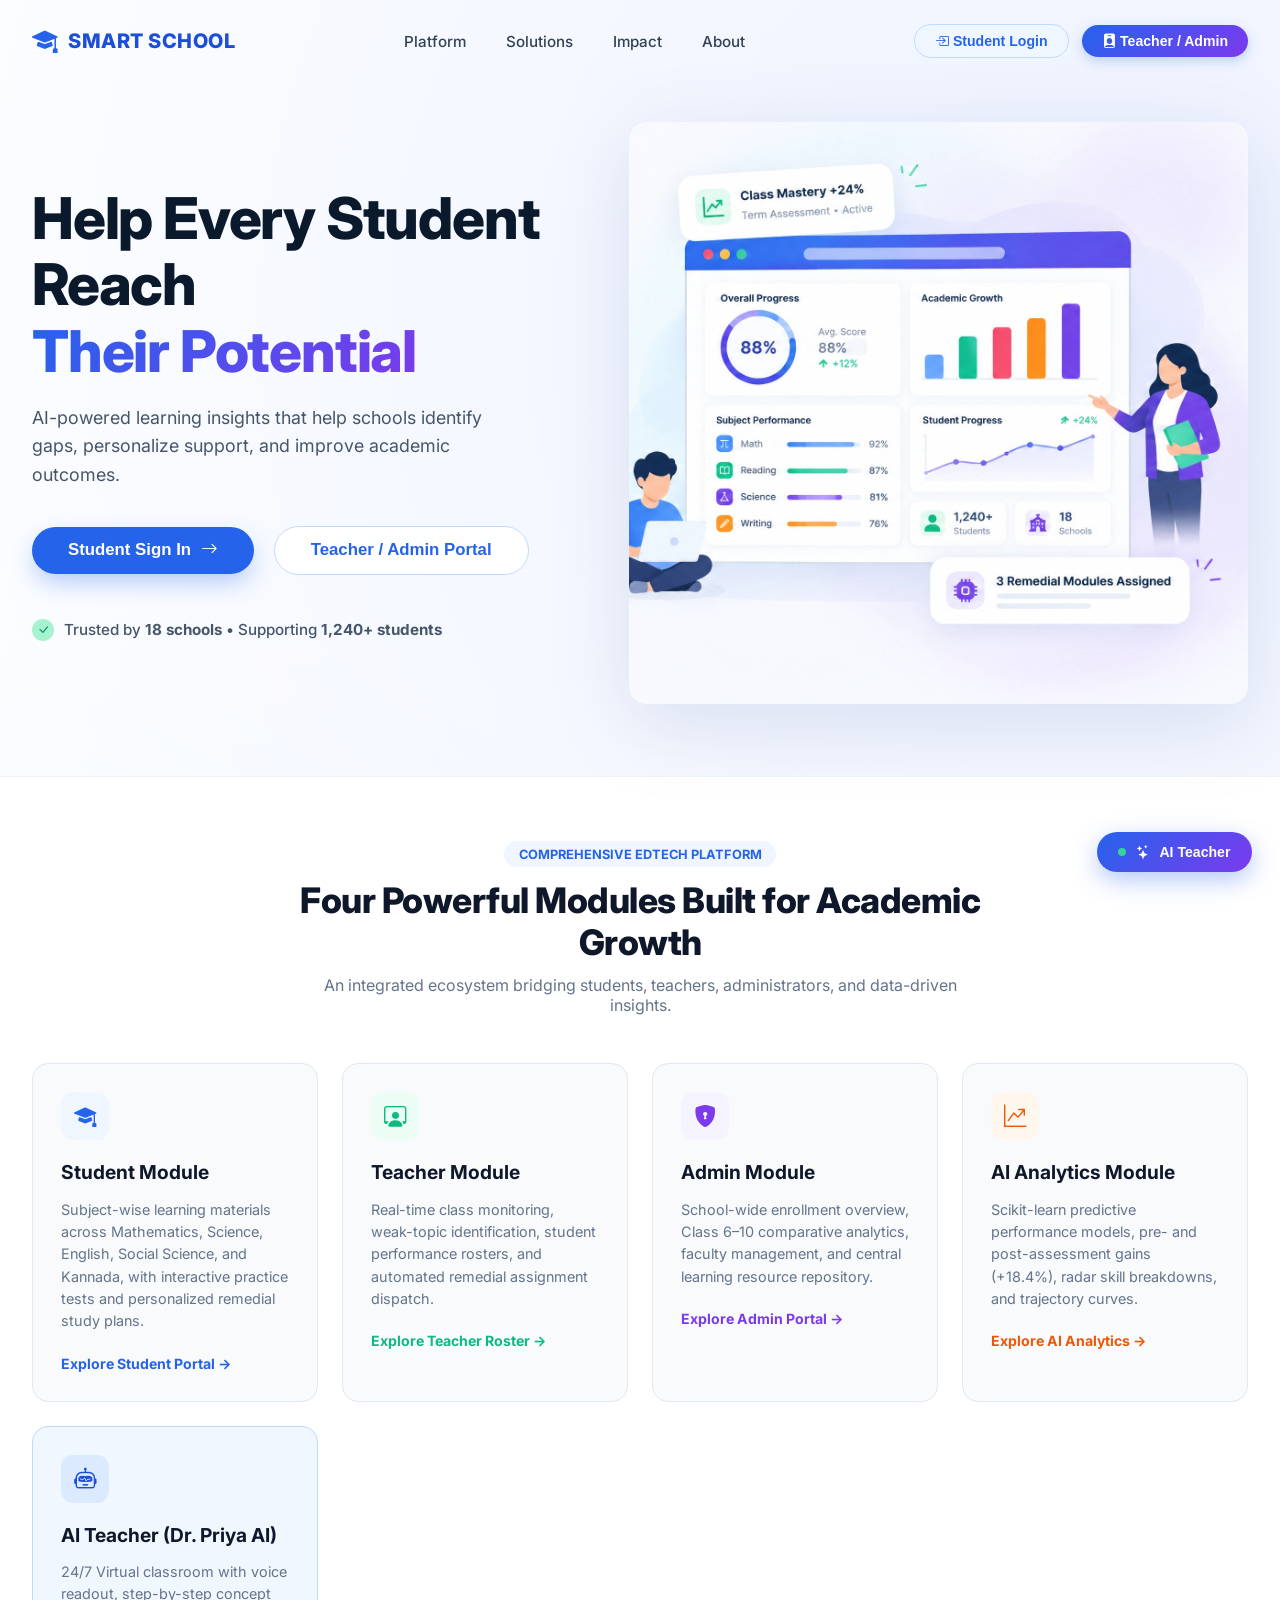
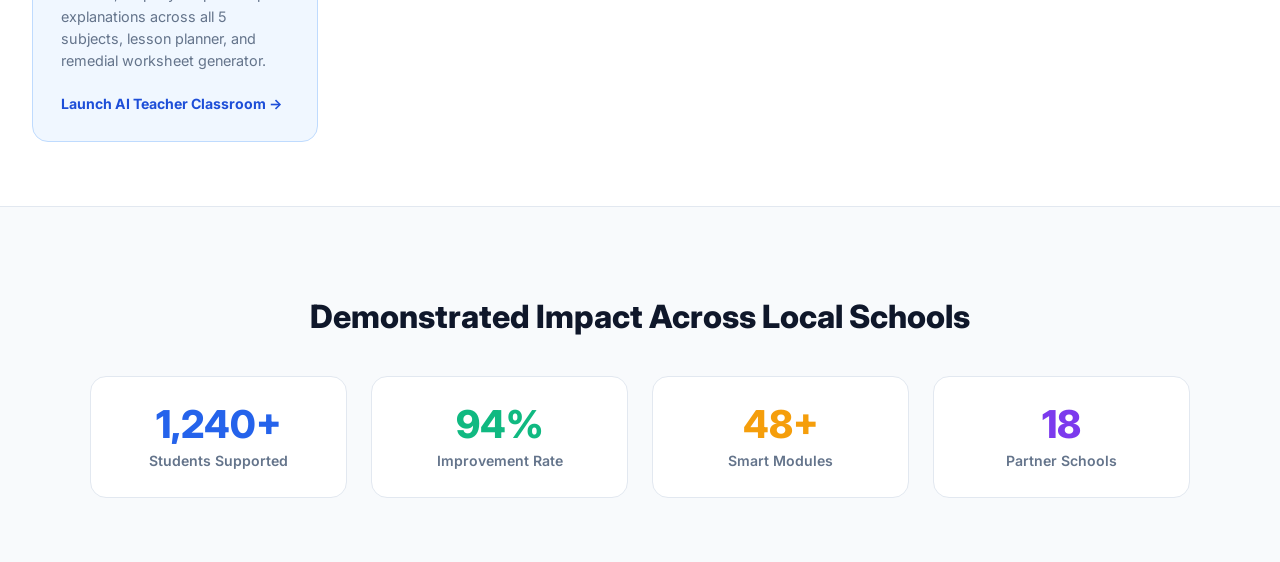
<file: frontend/index.html>
<!DOCTYPE html>
<html lang="en">
<head>
    <meta charset="UTF-8">
    <meta name="viewport" content="width=device-width, initial-scale=1.0">
    <title>Smart School – Help Every Student Reach Their Potential</title>
    <!-- Google Fonts & Bootstrap Icons -->
    <link href="https://fonts.googleapis.com/css2?family=Inter:wght@300;400;500;600;700;800;900&display=swap" rel="stylesheet">
    <link rel="stylesheet" href="https://cdn.jsdelivr.net/npm/bootstrap-icons@1.11.3/font/bootstrap-icons.min.css">
    <link rel="stylesheet" href="css/style.css">
</head>
<body style="background-color: #fbfdff; margin: 0; padding: 0;">

    <div class="hero-desktop-wrapper">
        
        <!-- Top Navigation Bar (Matching smart-school-hero-redesign-desktop.png) -->
        <header class="hero-desktop-nav">
            <a href="index.html" class="hero-brand">
                <i class="bi bi-mortarboard-fill hero-brand-icon"></i>
                <span class="hero-brand-text">SMART SCHOOL</span>
            </a>

            <nav class="hero-nav-links">
                <a href="#platform" class="hero-nav-link">Platform</a>
                <a href="#solutions" class="hero-nav-link">Solutions</a>
                <a href="#impact" class="hero-nav-link">Impact</a>
                <a href="#about" class="hero-nav-link">About</a>
            </nav>

            <div class="hero-nav-actions">
                <button class="btn-nav-signin" onclick="openLoginModal('student')">
                    <i class="bi bi-box-arrow-in-right me-1"></i> Student Login
                </button>
                <button class="btn-nav-demo" onclick="openLoginModal('teacher')">
                    <i class="bi bi-person-badge-fill me-1"></i> Teacher / Admin
                </button>
            </div>
        </header>

        <!-- Main Hero Section (Matching smart-school-hero-redesign-desktop.png) -->
        <main class="hero-desktop-grid">
            
            <!-- Left Hero Content -->
            <div class="hero-desktop-left">
                <h1 class="hero-desktop-heading">
                    Help Every Student<br>
                    Reach <span class="hero-gradient-text">Their Potential</span>
                </h1>
                
                <p class="hero-desktop-subtext">
                    AI-powered learning insights that help schools identify gaps, personalize support, and improve academic outcomes.
                </p>

                <div class="hero-desktop-cta-row">
                    <button class="btn-desktop-primary" onclick="openLoginModal('student')">
                        Student Sign In <i class="bi bi-arrow-right"></i>
                    </button>
                    <button class="btn-desktop-outline" onclick="openLoginModal('teacher')">
                        Teacher / Admin Portal
                    </button>
                </div>

                <div class="hero-desktop-trust">
                    <span class="trust-check-icon"><i class="bi bi-check-lg"></i></span>
                    <span>Trusted by <strong>18 schools</strong> &bull; Supporting <strong>1,240+ students</strong></span>
                </div>
            </div>

            <!-- Right Hero Graphic (The exact dashboard mockup with characters & floating cards) -->
            <div class="hero-desktop-right">
                <div class="hero-dashboard-img-wrap">
                    <img src="images/hero-dashboard-mockup.png" alt="Smart School AI Learning Dashboard Mockup" class="hero-dashboard-img">
                    
                    <!-- Interactive clickable hotspots linking to platform modules -->
                    <div class="mockup-hotspot" style="top: 2%; left: 0%; width: 38%; height: 18%;" onclick="window.location.href='quiz.html'" title="Click to view Practice Tests"></div>
                    <div class="mockup-hotspot" style="top: 25%; left: 10%; width: 38%; height: 35%;" onclick="window.location.href='performance.html'" title="Click to view Performance Analytics"></div>
                    <div class="mockup-hotspot" style="top: 25%; right: 28%; width: 38%; height: 35%;" onclick="window.location.href='analytics.html'" title="Click to view Academic Growth"></div>
                    <div class="mockup-hotspot" style="bottom: 25%; left: 10%; width: 38%; height: 35%;" onclick="window.location.href='materials.html'" title="Click to view Learning Materials"></div>
                    <div class="mockup-hotspot" style="bottom: 5%; right: 5%; width: 50%; height: 20%;" onclick="window.location.href='study-plan.html'" title="Click to view Personalized Study Plan"></div>
                </div>
            </div>

        </main>

        <!-- Platform Solutions Section -->
        <section id="platform" style="padding: 4rem 2rem; background: #ffffff; border-top: 1px solid #f1f5f9;">
            <div style="max-width: 1320px; margin: 0 auto;">
                <div style="text-align: center; max-width: 680px; margin: 0 auto 3rem auto;">
                    <div style="display: inline-block; font-size: 0.8rem; font-weight: 700; color: #2563eb; background: #eff6ff; padding: 0.35rem 0.9rem; border-radius: 50px; margin-bottom: 0.75rem;">
                        COMPREHENSIVE EDTECH PLATFORM
                    </div>
                    <h2 style="font-size: 2.2rem; font-weight: 800; color: #0f172a; margin: 0 0 0.75rem 0; letter-spacing: -0.5px;">
                        Four Powerful Modules Built for Academic Growth
                    </h2>
                    <p style="font-size: 1rem; color: #64748b; margin: 0;">
                        An integrated ecosystem bridging students, teachers, administrators, and data-driven insights.
                    </p>
                </div>

                <div style="display: grid; grid-template-columns: repeat(auto-fit, minmax(280px, 1fr)); gap: 1.5rem;">
                    
                    <!-- 1. Student Module -->
                    <div style="padding: 1.75rem; border-radius: 16px; border: 1px solid #e2e8f0; background: #f8fafc; transition: transform 0.2s;" onmouseover="this.style.transform='translateY(-3px)'" onmouseout="this.style.transform='translateY(0)'">
                        <div style="width: 48px; height: 48px; border-radius: 12px; background: #eff6ff; color: #2563eb; display: flex; align-items: center; justify-content: center; font-size: 1.4rem; margin-bottom: 1.25rem;">
                            <i class="bi bi-mortarboard-fill"></i>
                        </div>
                        <h3 style="font-size: 1.2rem; font-weight: 700; color: #0f172a; margin-bottom: 0.5rem;">Student Module</h3>
                        <p style="font-size: 0.9rem; color: #64748b; line-height: 1.55; margin-bottom: 1.25rem;">
                            Subject-wise learning materials across Mathematics, Science, English, Social Science, and Kannada, with interactive practice tests and personalized remedial study plans.
                        </p>
                        <a href="student.html" style="font-size: 0.88rem; font-weight: 700; color: #2563eb; text-decoration: none;">Explore Student Portal &rarr;</a>
                    </div>

                    <!-- 2. Teacher Module -->
                    <div style="padding: 1.75rem; border-radius: 16px; border: 1px solid #e2e8f0; background: #f8fafc; transition: transform 0.2s;" onmouseover="this.style.transform='translateY(-3px)'" onmouseout="this.style.transform='translateY(0)'">
                        <div style="width: 48px; height: 48px; border-radius: 12px; background: #ecfdf5; color: #10b981; display: flex; align-items: center; justify-content: center; font-size: 1.4rem; margin-bottom: 1.25rem;">
                            <i class="bi bi-person-workspace"></i>
                        </div>
                        <h3 style="font-size: 1.2rem; font-weight: 700; color: #0f172a; margin-bottom: 0.5rem;">Teacher Module</h3>
                        <p style="font-size: 0.9rem; color: #64748b; line-height: 1.55; margin-bottom: 1.25rem;">
                            Real-time class monitoring, weak-topic identification, student performance rosters, and automated remedial assignment dispatch.
                        </p>
                        <a href="teacher.html" style="font-size: 0.88rem; font-weight: 700; color: #10b981; text-decoration: none;">Explore Teacher Roster &rarr;</a>
                    </div>

                    <!-- 3. Admin Module -->
                    <div style="padding: 1.75rem; border-radius: 16px; border: 1px solid #e2e8f0; background: #f8fafc; transition: transform 0.2s;" onmouseover="this.style.transform='translateY(-3px)'" onmouseout="this.style.transform='translateY(0)'">
                        <div style="width: 48px; height: 48px; border-radius: 12px; background: #f5f3ff; color: #7c3aed; display: flex; align-items: center; justify-content: center; font-size: 1.4rem; margin-bottom: 1.25rem;">
                            <i class="bi bi-shield-lock-fill"></i>
                        </div>
                        <h3 style="font-size: 1.2rem; font-weight: 700; color: #0f172a; margin-bottom: 0.5rem;">Admin Module</h3>
                        <p style="font-size: 0.9rem; color: #64748b; line-height: 1.55; margin-bottom: 1.25rem;">
                            School-wide enrollment overview, Class 6–10 comparative analytics, faculty management, and central learning resource repository.
                        </p>
                        <a href="admin.html" style="font-size: 0.88rem; font-weight: 700; color: #7c3aed; text-decoration: none;">Explore Admin Portal &rarr;</a>
                    </div>

                    <!-- 4. AI & ML Analytics -->
                    <div style="padding: 1.75rem; border-radius: 16px; border: 1px solid #e2e8f0; background: #f8fafc; transition: transform 0.2s;" onmouseover="this.style.transform='translateY(-3px)'" onmouseout="this.style.transform='translateY(0)'">
                        <div style="width: 48px; height: 48px; border-radius: 12px; background: #fff7ed; color: #ea580c; display: flex; align-items: center; justify-content: center; font-size: 1.4rem; margin-bottom: 1.25rem;">
                            <i class="bi bi-graph-up-arrow"></i>
                        </div>
                        <h3 style="font-size: 1.2rem; font-weight: 700; color: #0f172a; margin-bottom: 0.5rem;">AI Analytics Module</h3>
                        <p style="font-size: 0.9rem; color: #64748b; line-height: 1.55; margin-bottom: 1.25rem;">
                            Scikit-learn predictive performance models, pre- and post-assessment gains (+18.4%), radar skill breakdowns, and trajectory curves.
                        </p>
                        <a href="performance.html" style="font-size: 0.88rem; font-weight: 700; color: #ea580c; text-decoration: none;">Explore AI Analytics &rarr;</a>
                    </div>

                    <!-- 5. AI Teacher Classroom -->
                    <div style="padding: 1.75rem; border-radius: 16px; border: 1.5px solid #bfdbfe; background: #f0f7ff; transition: transform 0.2s;" onmouseover="this.style.transform='translateY(-3px)'" onmouseout="this.style.transform='translateY(0)'">
                        <div style="width: 48px; height: 48px; border-radius: 12px; background: #dbeafe; color: #1d4ed8; display: flex; align-items: center; justify-content: center; font-size: 1.4rem; margin-bottom: 1.25rem;">
                            <i class="bi bi-robot"></i>
                        </div>
                        <h3 style="font-size: 1.2rem; font-weight: 700; color: #0f172a; margin-bottom: 0.5rem;">AI Teacher (Dr. Priya AI)</h3>
                        <p style="font-size: 0.9rem; color: #64748b; line-height: 1.55; margin-bottom: 1.25rem;">
                            24/7 Virtual classroom with voice readout, step-by-step concept explanations across all 5 subjects, lesson planner, and remedial worksheet generator.
                        </p>
                        <a href="ai-teacher.html" style="font-size: 0.88rem; font-weight: 700; color: #1d4ed8; text-decoration: none;">Launch AI Teacher Classroom &rarr;</a>
                    </div>

                </div>
            </div>
        </section>

        <!-- Impact Section -->
        <section id="impact" style="padding: 4rem 2rem; background: #f8fafc; border-top: 1px solid #e2e8f0;">
            <div style="max-width: 1100px; margin: 0 auto; text-align: center;">
                <h2 style="font-size: 2rem; font-weight: 800; color: #0f172a; margin-bottom: 2.5rem;">
                    Demonstrated Impact Across Local Schools
                </h2>
                <div style="display: grid; grid-template-columns: repeat(4, 1fr); gap: 1.5rem;">
                    <div style="background: #ffffff; padding: 1.75rem; border-radius: 16px; border: 1px solid #e2e8f0;">
                        <div style="font-size: 2.4rem; font-weight: 800; color: #2563eb; line-height: 1;">1,240+</div>
                        <div style="font-size: 0.88rem; color: #64748b; font-weight: 600; margin-top: 0.5rem;">Students Supported</div>
                    </div>
                    <div style="background: #ffffff; padding: 1.75rem; border-radius: 16px; border: 1px solid #e2e8f0;">
                        <div style="font-size: 2.4rem; font-weight: 800; color: #10b981; line-height: 1;">94%</div>
                        <div style="font-size: 0.88rem; color: #64748b; font-weight: 600; margin-top: 0.5rem;">Improvement Rate</div>
                    </div>
                    <div style="background: #ffffff; padding: 1.75rem; border-radius: 16px; border: 1px solid #e2e8f0;">
                        <div style="font-size: 2.4rem; font-weight: 800; color: #f59e0b; line-height: 1;">48+</div>
                        <div style="font-size: 0.88rem; color: #64748b; font-weight: 600; margin-top: 0.5rem;">Smart Modules</div>
                    </div>
                    <div style="background: #ffffff; padding: 1.75rem; border-radius: 16px; border: 1px solid #e2e8f0;">
                        <div style="font-size: 2.4rem; font-weight: 800; color: #7c3aed; line-height: 1;">18</div>
                        <div style="font-size: 0.88rem; color: #64748b; font-weight: 600; margin-top: 0.5rem;">Partner Schools</div>
                    </div>
                </div>
            </div>
        </section>

    </div>

    <!-- Login & Evaluator Demo Modal -->
    <div class="ss-modal-backdrop" id="loginModal">
        <div class="ss-modal-card">
            <button class="ss-modal-close-btn" onclick="closeLoginModal()">&times;</button>
            
            <div style="text-align: center; margin-bottom: 1.5rem;">
                <div style="display: inline-flex; width: 46px; height: 46px; border-radius: 12px; background: linear-gradient(135deg, #2563eb, #7c3aed); color: #ffffff; align-items: center; justify-content: center; font-size: 1.3rem; margin-bottom: 0.65rem;">
                    <i class="bi bi-book-half"></i>
                </div>
                <h3 style="font-size: 1.45rem; font-weight: 800; color: #0f172a; margin: 0 0 0.25rem 0;">Smart School Sign In</h3>
                <p style="font-size: 0.85rem; color: #64748b; margin: 0;">Select your role or choose demo access</p>
            </div>

            <!-- Role Selector Cards -->
            <div class="role-select-cards" style="margin-top: 0; margin-bottom: 1.25rem;">
                <button type="button" class="role-card-btn active" data-role="student" onclick="selectModalRole('student')">
                    <i class="bi bi-mortarboard-fill" style="font-size: 1.25rem; color: #2563eb;"></i>
                    <span>Student</span>
                </button>
                <button type="button" class="role-card-btn" data-role="teacher" onclick="selectModalRole('teacher')">
                    <i class="bi bi-person-workspace" style="font-size: 1.25rem; color: #10b981;"></i>
                    <span>Teacher</span>
                </button>
                <button type="button" class="role-card-btn" data-role="admin" onclick="selectModalRole('admin')">
                    <i class="bi bi-shield-lock-fill" style="font-size: 1.25rem; color: #7c3aed;"></i>
                    <span>Admin</span>
                </button>
            </div>

            <form id="modalLoginForm">
                <div style="margin-bottom: 1rem;">
                    <label style="display: block; font-size: 0.8rem; font-weight: 600; color: #334155; margin-bottom: 0.35rem;">Username / Email</label>
                    <div style="position: relative; display: flex; align-items: center;">
                        <i class="bi bi-person-circle" style="position: absolute; left: 0.9rem; color: #94a3b8; font-size: 1rem;"></i>
                        <input type="text" id="modalUsername" value="bindhushree" required 
                               style="width: 100%; padding: 0.65rem 0.85rem 0.65rem 2.5rem; border: 1.5px solid #e2e8f0; border-radius: 10px; font-size: 0.88rem; outline: none;"
                               onfocus="this.style.borderColor='#2563eb'" onblur="this.style.borderColor='#e2e8f0'">
                    </div>
                </div>

                <div style="margin-bottom: 1.25rem;">
                    <div style="display: flex; justify-content: space-between; align-items: center; margin-bottom: 0.35rem;">
                        <label style="font-size: 0.8rem; font-weight: 600; color: #334155;">Password</label>
                        <a href="#" onclick="SmartToast.show('Password reset available in settings', 'info'); return false;" style="font-size: 0.75rem; color: #2563eb; text-decoration: none;">Forgot?</a>
                    </div>
                    <div style="position: relative; display: flex; align-items: center;">
                        <i class="bi bi-lock-fill" style="position: absolute; left: 0.9rem; color: #94a3b8; font-size: 1rem;"></i>
                        <input type="password" id="modalPassword" value="password123" required
                               style="width: 100%; padding: 0.65rem 2.5rem 0.65rem 2.5rem; border: 1.5px solid #e2e8f0; border-radius: 10px; font-size: 0.88rem; outline: none;"
                               onfocus="this.style.borderColor='#2563eb'" onblur="this.style.borderColor='#e2e8f0'">
                        <i class="bi bi-eye" id="toggleModalPassword" style="position: absolute; right: 0.9rem; color: #94a3b8; font-size: 1rem; cursor: pointer;"></i>
                    </div>
                </div>

                <button type="submit" class="btn-smart-primary" style="width: 100%; padding: 0.75rem; font-size: 0.92rem; border-radius: 10px; margin-bottom: 1.25rem;">
                    <i class="bi bi-box-arrow-in-right me-1"></i> Sign In to Smart School
                </button>
            </form>

            <!-- Dedicated Quick Role Login -->
            <div class="demo-mode-container" style="margin-top: 0;">
                <div style="font-size: 0.76rem; font-weight: 700; color: #334155; margin-bottom: 0.4rem;">
                    <i class="bi bi-lightning-charge-fill text-warning"></i> One-Click Dedicated Role Access
                </div>
                <div class="demo-pills-row" style="grid-template-columns: repeat(3, 1fr);">
                    <button type="button" class="demo-chip-btn" onclick="quickModalLogin('student')">
                        <i class="bi bi-mortarboard text-primary"></i> Student Portal
                    </button>
                    <button type="button" class="demo-chip-btn" onclick="quickModalLogin('teacher')">
                        <i class="bi bi-person-workspace text-success"></i> Teacher Portal
                    </button>
                    <button type="button" class="demo-chip-btn" onclick="quickModalLogin('admin')">
                        <i class="bi bi-shield-lock text-purple"></i> Admin Portal
                    </button>
                </div>
            </div>

        </div>
    </div>

    <!-- Scripts -->
    <script src="js/api.js"></script>
    <script src="js/auth.js"></script>
    <script>
        let modalRole = 'student';

        const modalRoleCredentials = {
            student: { username: 'bindhushree', target: 'student.html' },
            teacher: { username: 'teacher', target: 'teacher.html' },
            admin: { username: 'admin', target: 'admin.html' }
        };

        function openLoginModal(role = 'student') {
            const modal = document.getElementById('loginModal');
            modal.classList.add('open');
            selectModalRole(role === 'demo' ? 'student' : role);
        }

        function closeLoginModal() {
            document.getElementById('loginModal').classList.remove('open');
        }

        function selectModalRole(role) {
            modalRole = role;
            document.querySelectorAll('#loginModal .role-card-btn').forEach(btn => {
                btn.classList.toggle('active', btn.getAttribute('data-role') === role);
            });

            const cred = modalRoleCredentials[role];
            if (cred) {
                document.getElementById('modalUsername').value = cred.username;
            }
        }

        function quickModalLogin(role) {
            selectModalRole(role);
            Auth.switchRole(role);
        }

        // Toggle Password visibility
        const toggleModalPassword = document.querySelector('#toggleModalPassword');
        const modalPasswordInput = document.querySelector('#modalPassword');
        if (toggleModalPassword && modalPasswordInput) {
            toggleModalPassword.addEventListener('click', function () {
                const type = modalPasswordInput.getAttribute('type') === 'password' ? 'text' : 'password';
                modalPasswordInput.setAttribute('type', type);
                this.classList.toggle('bi-eye');
                this.classList.toggle('bi-eye-slash');
            });
        }

        // Handle login form submit
        document.getElementById('modalLoginForm')?.addEventListener('submit', async (e) => {
            e.preventDefault();
            const u = document.getElementById('modalUsername').value.trim();
            const p = document.getElementById('modalPassword').value.trim();

            try {
                if (typeof API !== 'undefined' && API.login) {
                    const res = await API.login(u, p);
                    if (res.success && res.user) {
                        Auth.setUser(res.user);
                        if (res.user.role === 'student') window.location.href = 'student.html';
                        else if (res.user.role === 'teacher') window.location.href = 'teacher.html';
                        else if (res.user.role === 'admin') window.location.href = 'admin.html';
                        return;
                    }
                }
            } catch (err) {
                console.warn('Backend offline, using client-side auth');
            }

            Auth.switchRole(modalRole);
        });

        // Close modal when clicking outside
        document.getElementById('loginModal')?.addEventListener('click', (e) => {
            if (e.target.id === 'loginModal') {
                closeLoginModal();
            }
        });
    </script>
</body>
</html>
</file>
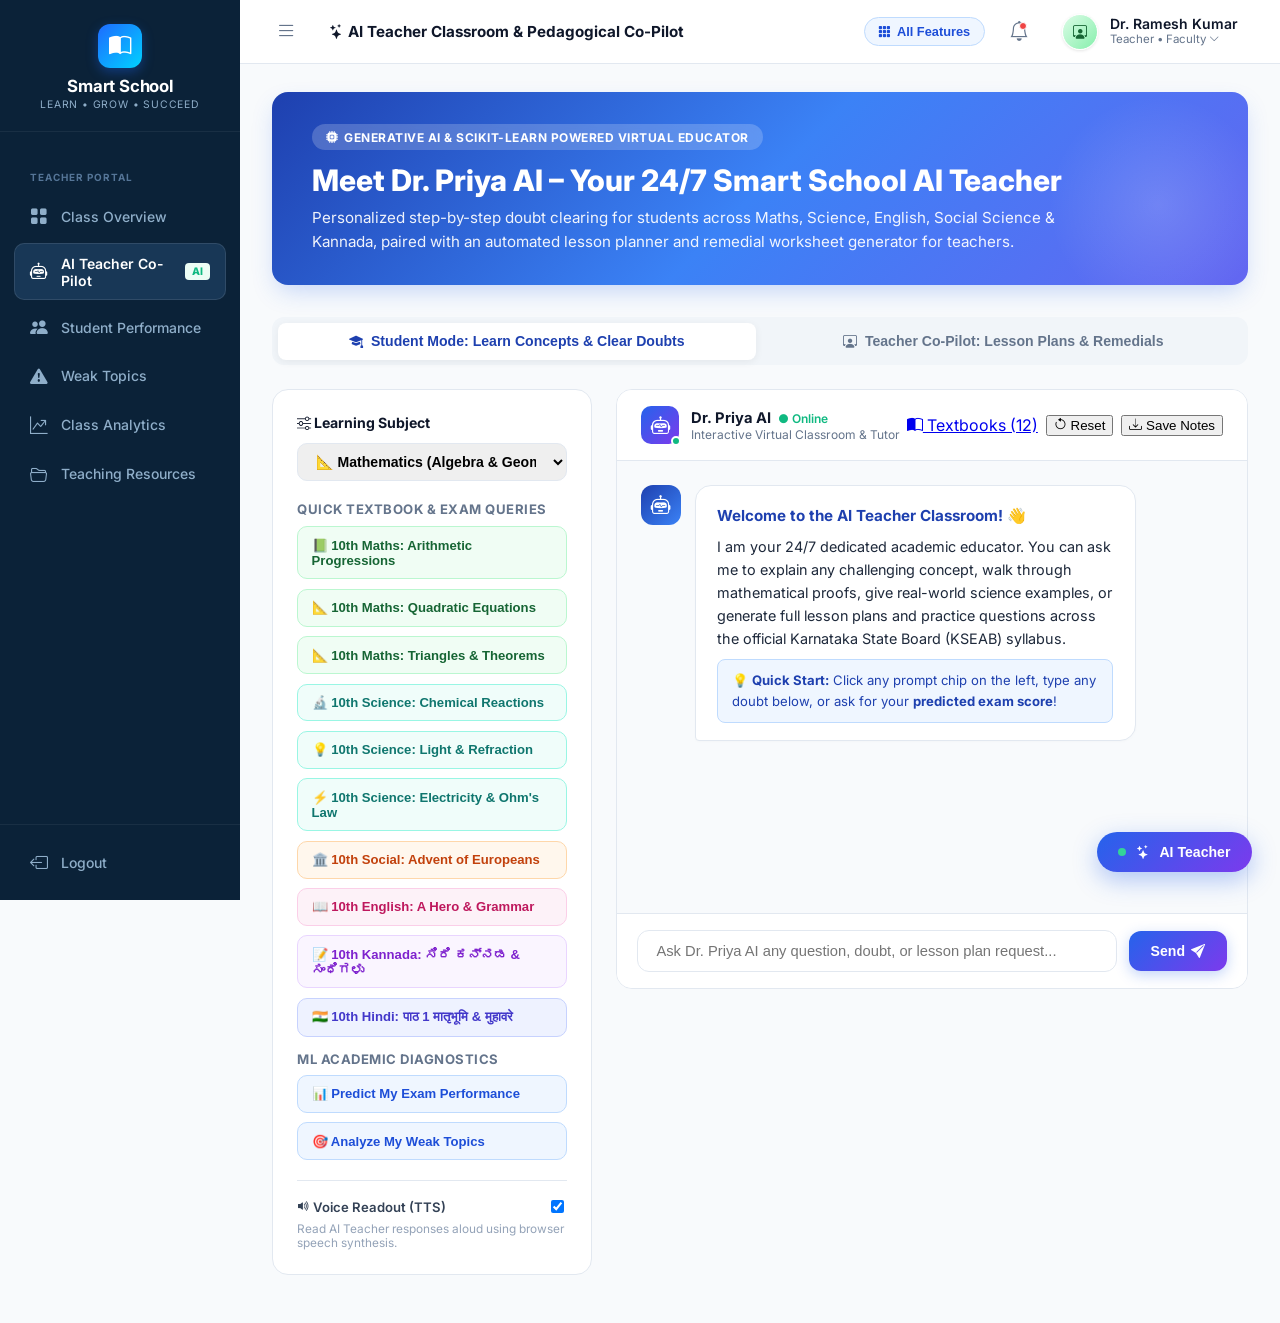
<file: frontend/ai-teacher.html>
<!DOCTYPE html>
<html lang="en">
<head>
    <meta charset="UTF-8">
    <meta name="viewport" content="width=device-width, initial-scale=1.0">
    <title>AI Teacher – Smart School Virtual Classroom & Co-Pilot</title>
    <!-- Google Fonts & Bootstrap Icons -->
    <link href="https://fonts.googleapis.com/css2?family=Inter:wght@300;400;500;600;700;800;900&display=swap" rel="stylesheet">
    <link rel="stylesheet" href="https://cdn.jsdelivr.net/npm/bootstrap-icons@1.11.3/font/bootstrap-icons.min.css">
    <link rel="stylesheet" href="css/style.css">
    <style>
        .ai-teacher-hero {
            background: linear-gradient(135deg, #1e40af 0%, #3b82f6 50%, #6366f1 100%);
            border-radius: 16px;
            color: #ffffff;
            padding: 2rem 2.5rem;
            margin-bottom: 2rem;
            position: relative;
            overflow: hidden;
            box-shadow: 0 10px 25px -5px rgba(37, 99, 235, 0.25);
        }
        .ai-teacher-hero::after {
            content: '';
            position: absolute;
            right: -20px;
            bottom: -30px;
            width: 220px;
            height: 220px;
            background: radial-gradient(circle, rgba(255,255,255,0.15) 0%, rgba(255,255,255,0) 70%);
            border-radius: 50%;
        }
        .ai-badge {
            display: inline-flex;
            align-items: center;
            gap: 0.4rem;
            background: rgba(255, 255, 255, 0.2);
            backdrop-filter: blur(10px);
            padding: 0.35rem 0.85rem;
            border-radius: 50px;
            font-size: 0.75rem;
            font-weight: 700;
            text-transform: uppercase;
            letter-spacing: 0.5px;
            margin-bottom: 0.75rem;
        }
        .ai-mode-toggle-bar {
            display: flex;
            background: #f1f5f9;
            padding: 0.35rem;
            border-radius: 12px;
            gap: 0.5rem;
            margin-bottom: 1.5rem;
        }
        .ai-mode-btn {
            flex: 1;
            padding: 0.65rem 1rem;
            border-radius: 8px;
            border: none;
            background: transparent;
            font-weight: 700;
            font-size: 0.88rem;
            color: #64748b;
            cursor: pointer;
            display: flex;
            align-items: center;
            justify-content: center;
            gap: 0.5rem;
            transition: all 0.2s ease;
        }
        .ai-mode-btn.active {
            background: #ffffff;
            color: #1e40af;
            box-shadow: 0 2px 8px rgba(0,0,0,0.06);
        }
        .ai-chat-container {
            display: grid;
            grid-template-columns: 320px 1fr;
            gap: 1.5rem;
            align-items: start;
        }
        @media (max-width: 992px) {
            .ai-chat-container {
                grid-template-columns: 1fr;
            }
        }
        .ai-toolbox-card {
            background: #ffffff;
            border: 1px solid var(--border-color);
            border-radius: 16px;
            padding: 1.5rem;
        }
        .ai-conversation-card {
            background: #ffffff;
            border: 1px solid var(--border-color);
            border-radius: 16px;
            display: flex;
            flex-direction: column;
            min-height: 600px;
            overflow: hidden;
        }
        .ai-chat-stream {
            flex: 1;
            padding: 1.5rem;
            overflow-y: auto;
            max-height: 520px;
            display: flex;
            flex-direction: column;
            gap: 1.25rem;
            background: #f8fafc;
        }
        .ai-msg {
            display: flex;
            gap: 0.85rem;
            max-width: 85%;
        }
        .ai-msg.bot {
            align-self: flex-start;
        }
        .ai-msg.user {
            align-self: flex-end;
            flex-direction: row-reverse;
        }
        .ai-msg-avatar {
            width: 40px;
            height: 40px;
            border-radius: 12px;
            display: flex;
            align-items: center;
            justify-content: center;
            font-size: 1.25rem;
            flex-shrink: 0;
        }
        .ai-msg.bot .ai-msg-avatar {
            background: linear-gradient(135deg, #1e40af, #3b82f6);
            color: #ffffff;
        }
        .ai-msg.user .ai-msg-avatar {
            background: #e2e8f0;
            color: #334155;
        }
        .ai-msg-bubble {
            background: #ffffff;
            padding: 1.1rem 1.35rem;
            border-radius: 16px;
            border: 1px solid #e2e8f0;
            font-size: 0.9rem;
            line-height: 1.6;
            color: #1e293b;
            box-shadow: 0 1px 3px rgba(0,0,0,0.02);
        }
        .ai-msg.user .ai-msg-bubble {
            background: #2563eb;
            color: #ffffff;
            border: none;
            border-bottom-right-radius: 4px;
        }
        .ai-msg.bot .ai-msg-bubble {
            border-bottom-left-radius: 4px;
        }
        .ai-input-bar {
            padding: 1rem 1.25rem;
            background: #ffffff;
            border-top: 1px solid var(--border-color);
            display: flex;
            gap: 0.75rem;
            align-items: center;
        }
        .ai-chat-input-field {
            flex: 1;
            padding: 0.75rem 1.15rem;
            border: 1.5px solid #e2e8f0;
            border-radius: 12px;
            font-size: 0.92rem;
            outline: none;
            transition: border-color 0.2s;
        }
        .ai-chat-input-field:focus {
            border-color: #2563eb;
        }
        .ai-preset-chip {
            display: block;
            width: 100%;
            text-align: left;
            padding: 0.65rem 0.85rem;
            border-radius: 10px;
            background: #f8fafc;
            border: 1px solid #e2e8f0;
            font-size: 0.82rem;
            font-weight: 600;
            color: #334155;
            cursor: pointer;
            margin-bottom: 0.6rem;
            transition: all 0.2s;
        }
        .ai-preset-chip:hover {
            background: #eff6ff;
            border-color: #93c5fd;
            color: #1d4ed8;
            transform: translateX(3px);
        }
        .math-box {
            background: #f1f5f9;
            border-left: 3px solid #2563eb;
            padding: 0.75rem 1rem;
            margin: 0.75rem 0;
            border-radius: 0 8px 8px 0;
            font-family: 'Courier New', Courier, monospace;
            font-weight: 600;
            color: #0f172a;
        }
        .lesson-plan-card {
            background: #f8fafc;
            border: 1px solid #cbd5e1;
            border-radius: 12px;
            padding: 1rem;
            margin-top: 0.75rem;
        }
        .lesson-plan-title {
            font-weight: 700;
            color: #1e40af;
            font-size: 0.95rem;
            margin-bottom: 0.5rem;
        }
    </style>
</head>
<body>

    <div class="app-container">
        
        <!-- Sidebar -->
        <aside class="app-sidebar" id="appSidebar">
            <div class="sidebar-brand">
                <div class="sidebar-brand-icon"><i class="bi bi-book-half"></i></div>
                <div class="sidebar-brand-title">Smart School</div>
                <div class="sidebar-brand-subtitle">Learn &bull; Grow &bull; Succeed</div>
            </div>

            <nav class="sidebar-nav">
                <div class="sidebar-section-title">AI Teacher & Learning</div>
                <a href="ai-teacher.html" class="sidebar-nav-item active">
                    <i class="bi bi-robot text-primary"></i>
                    <span>AI Teacher</span>
                    <span style="margin-left: auto; background: #eff6ff; color: #2563eb; font-size: 0.65rem; font-weight: 800; padding: 0.15rem 0.45rem; border-radius: 4px;">24/7</span>
                </a>
                <a href="student.html" class="sidebar-nav-item">
                    <i class="bi bi-grid-fill"></i>
                    <span>Student Dashboard</span>
                </a>
                <a href="materials.html" class="sidebar-nav-item">
                    <i class="bi bi-journal-bookmark"></i>
                    <span>Learning Materials</span>
                </a>
                <a href="quiz.html" class="sidebar-nav-item">
                    <i class="bi bi-check2-square"></i>
                    <span>Practice Tests</span>
                </a>
                <a href="study-plan.html" class="sidebar-nav-item">
                    <i class="bi bi-compass"></i>
                    <span>Study Plan</span>
                </a>
                <a href="performance.html" class="sidebar-nav-item">
                    <i class="bi bi-graph-up"></i>
                    <span>Performance Analytics</span>
                </a>
                <a href="teacher.html" class="sidebar-nav-item">
                    <i class="bi bi-person-workspace"></i>
                    <span>Teacher Portal</span>
                </a>
                <a href="admin.html" class="sidebar-nav-item">
                    <i class="bi bi-shield-lock-fill"></i>
                    <span>Admin Portal</span>
                </a>
                <a href="resources.html" class="sidebar-nav-item">
                    <i class="bi bi-folder2-open"></i>
                    <span>Resources</span>
                </a>
            </nav>

            <div class="sidebar-footer">
                <a href="index.html" class="sidebar-nav-item">
                    <i class="bi bi-box-arrow-left"></i>
                    <span>Logout</span>
                </a>
            </div>
        </aside>

        <!-- Main Content -->
        <div class="app-content">
            <!-- Topbar -->
            <header class="app-topbar">
                <div class="topbar-left">
                    <button class="btn-sidebar-toggle" id="btnToggleSidebar"><i class="bi bi-list"></i></button>
                    <div style="font-size: 0.95rem; font-weight: 700; color: #0f172a; margin-left: 0.75rem;" class="d-none d-md-block">
                        <i class="bi bi-stars text-primary me-1"></i> AI Teacher Classroom & Pedagogical Co-Pilot
                    </div>
                </div>
                <div class="topbar-right">
                    <button class="btn-all-features-pill me-2" onclick="SmartModal.openFeatureHub()" title="Explore all 9 Smart School modules">
                        <i class="bi bi-grid-3x3-gap-fill me-1"></i> All Features
                    </button>
                    <div class="notification-bell">
                        <i class="bi bi-bell"></i>
                        <span class="notification-dot"></span>
                    </div>
                    <div class="user-profile-pill">
                        <div class="user-avatar-img" style="background: linear-gradient(135deg, #dbeafe, #93c5fd); color: #1e40af;">
                            <i class="bi bi-mortarboard-fill"></i>
                        </div>
                        <div class="user-info-text">
                            <div class="user-info-name">Bindhu Shree</div>
                            <div class="user-info-role">Student &bull; Class 10 <i class="bi bi-chevron-down ms-1" style="font-size: 0.65rem;"></i></div>
                        </div>
                    </div>
                </div>
            </header>

            <main class="page-body">
                
                <!-- Hero Banner -->
                <div class="ai-teacher-hero">
                    <div class="ai-badge">
                        <i class="bi bi-cpu-fill"></i> Generative AI & Scikit-Learn Powered Virtual Educator
                    </div>
                    <h1 style="font-size: 1.85rem; font-weight: 800; margin: 0 0 0.5rem 0;">
                        Meet Dr. Priya AI – Your 24/7 Smart School AI Teacher
                    </h1>
                    <p style="font-size: 0.95rem; opacity: 0.92; margin: 0; max-width: 780px; line-height: 1.55;">
                        Personalized step-by-step doubt clearing for students across Maths, Science, English, Social Science & Kannada, paired with an automated lesson planner and remedial worksheet generator for teachers.
                    </p>
                </div>

                <!-- Mode Toggle -->
                <div class="ai-mode-toggle-bar">
                    <button type="button" class="ai-mode-btn active" id="btnModeStudent" onclick="setAiMode('student')">
                        <i class="bi bi-mortarboard-fill"></i> Student Mode: Learn Concepts & Clear Doubts
                    </button>
                    <button type="button" class="ai-mode-btn" id="btnModeTeacher" onclick="setAiMode('teacher')">
                        <i class="bi bi-person-workspace"></i> Teacher Co-Pilot: Lesson Plans & Remedials
                    </button>
                </div>

                <!-- Interactive Chat Grid -->
                <div class="ai-chat-container">
                    
                    <!-- Left Sidebar: AI Subject Picker & Prompts -->
                    <div class="ai-toolbox-card">
                        <div style="font-weight: 700; font-size: 0.88rem; color: #0f172a; margin-bottom: 0.75rem;">
                            <i class="bi bi-sliders me-1 text-primary"></i> Learning Subject
                        </div>
                        <select id="aiSubjectSelect" style="width: 100%; padding: 0.55rem 0.85rem; border: 1.5px solid #e2e8f0; border-radius: 10px; font-size: 0.88rem; font-weight: 600; margin-bottom: 1.25rem; outline: none;">
                            <option value="Mathematics">📐 Mathematics (Algebra & Geometry)</option>
                            <option value="Science">🔬 Physical Science (Physics & Chemistry)</option>
                            <option value="English">📖 English & Grammar</option>
                            <option value="Social Science">🌍 Social Science & History</option>
                            <option value="Kannada">📝 Kannada Language & Vyakarna</option>
                            <option value="Hindi">🇮🇳 Hindi Language & Vyakaran</option>
                        </select>

                        <div id="studentPromptsBlock">
                            <div style="font-weight: 700; font-size: 0.82rem; color: #64748b; text-transform: uppercase; letter-spacing: 0.5px; margin-bottom: 0.6rem;">
                                Quick Textbook & Exam Queries
                            </div>
                            <button class="ai-preset-chip" style="background: #f0fdf4; border-color: #bbf7d0; color: #166534;" onclick="askAi('Explain Arithmetic Progressions (AP) formulas and solve an example problem')">
                                📗 10th Maths: Arithmetic Progressions
                            </button>
                            <button class="ai-preset-chip" style="background: #f0fdf4; border-color: #bbf7d0; color: #166534;" onclick="askAi('Explain Quadratic Equations formula, discriminant D, and roots nature')">
                                📐 10th Maths: Quadratic Equations
                            </button>
                            <button class="ai-preset-chip" style="background: #f0fdf4; border-color: #bbf7d0; color: #166534;" onclick="askAi('Explain Pythagoras Theorem and Basic Proportionality Theorem (BPT)')">
                                📐 10th Maths: Triangles & Theorems
                            </button>
                            <button class="ai-preset-chip" style="background: #f0fdfa; border-color: #99f6e4; color: #0f766e;" onclick="askAi('Explain Types of Chemical Reactions and balancing equations with examples')">
                                🔬 10th Science: Chemical Reactions
                            </button>
                            <button class="ai-preset-chip" style="background: #f0fdfa; border-color: #99f6e4; color: #0f766e;" onclick="askAi('Explain Light Reflection, Mirror Formula, and Snell\'s Law of Refraction')">
                                💡 10th Science: Light & Refraction
                            </button>
                            <button class="ai-preset-chip" style="background: #f0fdfa; border-color: #99f6e4; color: #0f766e;" onclick="askAi('Explain Ohm\'s Law, Resistance in Series and Parallel, and Joule\'s Heating')">
                                ⚡ 10th Science: Electricity & Ohm's Law
                            </button>
                            <button class="ai-preset-chip" style="background: #fff7ed; border-color: #fed7aa; color: #c2410c;" onclick="askAi('Explain Advent of Europeans to India and British expansion policies')">
                                🏛️ 10th Social: Advent of Europeans
                            </button>
                            <button class="ai-preset-chip" style="background: #fdf2f8; border-color: #fbcfe8; color: #be185d;" onclick="askAi('Summarize Unit 1 (A Hero by R. K. Narayan) and explain Active vs Passive Voice')">
                                📖 10th English: A Hero & Grammar
                            </button>
                            <button class="ai-preset-chip" style="background: #faf5ff; border-color: #e9d5ff; color: #7e22ce;" onclick="askAi('Explain Kannada Sandhi rules (ಲೋಪ, ಆಗಮ, ಆದೇಶ) and Siri Kannada Lesson 1 ಯುದ್ಧ')">
                                📝 10th Kannada: ಸಿರಿ ಕನ್ನಡ & ಸಂಧಿಗಳು
                            </button>
                            <button class="ai-preset-chip" style="background: #eef2ff; border-color: #c7d2fe; color: #4338ca;" onclick="askAi('Explain Lesson 1 (मातृभूमि - भगवतीचरण वर्मा) and important Hindi idioms (मुहावरे)')">
                                🇮🇳 10th Hindi: पाठ 1 मातृभूमि & मुहावरे
                            </button>
                            <div style="font-weight: 700; font-size: 0.82rem; color: #64748b; text-transform: uppercase; letter-spacing: 0.5px; margin: 0.9rem 0 0.5rem 0;">
                                ML Academic Diagnostics
                            </div>
                            <button class="ai-preset-chip" style="background: #eff6ff; border-color: #bfdbfe; color: #1d4ed8;" onclick="askAi('What is my predicted exam score and current risk level?')">
                                📊 Predict My Exam Performance
                            </button>
                            <button class="ai-preset-chip" style="background: #eff6ff; border-color: #bfdbfe; color: #1d4ed8;" onclick="askAi('What are my weak topics and recommended study plan?')">
                                🎯 Analyze My Weak Topics
                            </button>
                        </div>

                        <div id="teacherPromptsBlock" style="display: none;">
                            <div style="font-weight: 700; font-size: 0.82rem; color: #64748b; text-transform: uppercase; letter-spacing: 0.5px; margin-bottom: 0.6rem;">
                                Teacher Co-Pilot Tasks
                            </div>
                            <button class="ai-preset-chip" style="background: #f0fdf4; border-color: #bbf7d0; color: #166534;" onclick="askAi('Create a 45-minute lesson plan for Class 10 Mathematics: Arithmetic Progressions')">
                                📗 10th Maths Lesson Plan (KSEAB)
                            </button>
                            <button class="ai-preset-chip" style="background: #f0fdfa; border-color: #99f6e4; color: #0f766e;" onclick="askAi('Generate a 45-minute lesson plan for Class 10 Science: Chemical Reactions')">
                                🔬 10th Science Lesson Plan
                            </button>
                            <button class="ai-preset-chip" style="background: #fff7ed; border-color: #fed7aa; color: #c2410c;" onclick="askAi('Generate a 45-minute lesson plan for Class 10 Social Science: Advent of Europeans')">
                                🌍 10th Social Science Lesson Plan
                            </button>
                            <button class="ai-preset-chip" onclick="askAi('Create a targeted 5-question remedial worksheet for students weak in Quadratic Equations')">
                                📝 5-Question Algebra Remedial Worksheet
                            </button>
                            <button class="ai-preset-chip" onclick="askAi('Create a targeted 5-question remedial worksheet for students weak in Light Reflection and Refraction')">
                                📝 5-Question Science Remedial Worksheet
                            </button>
                            <button class="ai-preset-chip" onclick="askAi('Generate 5 multiple choice questions for Science: Chemical Reactions')">
                                🎯 Science MCQ Question Bank
                            </button>
                            <button class="ai-preset-chip" onclick="askAi('Diagnose Class 10 academic trends and suggest intervention strategies')">
                                📊 Class Diagnostic & Action Plan
                            </button>
                        </div>

                        <!-- Voice Readout Simulation Toggle & Stop Button -->
                        <div style="margin-top: 1.25rem; padding-top: 1rem; border-top: 1px solid #e2e8f0;">
                            <div style="display: flex; justify-content: space-between; align-items: center;">
                                <span style="font-size: 0.82rem; font-weight: 600; color: #334155;">
                                    <i class="bi bi-volume-up-fill text-success me-1"></i> Voice Readout (TTS)
                                </span>
                                <div style="display: flex; align-items: center; gap: 0.5rem;">
                                    <button id="btnStopVoice" class="btn btn-sm btn-outline-danger" style="display: none; padding: 0.15rem 0.55rem; font-size: 0.72rem; border-radius: 6px;" onclick="stopVoice()">
                                        <i class="bi bi-stop-circle-fill me-1"></i> Stop
                                    </button>
                                    <input type="checkbox" id="aiVoiceToggle" checked style="cursor: pointer;">
                                </div>
                            </div>
                            <p style="font-size: 0.74rem; color: #94a3b8; margin: 0.35rem 0 0 0;">
                                Read AI Teacher responses aloud using browser speech synthesis.
                            </p>
                        </div>
                    </div>

                    <!-- Right Main: Live Chat Stream -->
                    <div class="ai-conversation-card">
                        
                        <!-- Header with Status -->
                        <div style="padding: 1rem 1.5rem; border-bottom: 1px solid var(--border-color); display: flex; justify-content: space-between; align-items: center; background: #ffffff;">
                            <div style="display: flex; align-items: center; gap: 0.75rem;">
                                <div style="position: relative;">
                                    <div style="width: 38px; height: 38px; border-radius: 10px; background: linear-gradient(135deg, #2563eb, #7c3aed); color: #ffffff; display: flex; align-items: center; justify-content: center; font-size: 1.2rem;">
                                        <i class="bi bi-robot"></i>
                                    </div>
                                    <span style="position: absolute; bottom: -2px; right: -2px; width: 10px; height: 10px; background: #10b981; border: 2px solid #ffffff; border-radius: 50%;"></span>
                                </div>
                                <div>
                                    <div style="font-weight: 700; font-size: 0.92rem; color: #0f172a;">Dr. Priya AI <span style="font-size: 0.75rem; color: #10b981; font-weight: 600; margin-left: 0.25rem;">● Online</span></div>
                                    <div style="font-size: 0.75rem; color: #64748b;" id="aiTeacherSubtitle">Interactive Virtual Classroom & Tutor</div>
                                </div>
                            </div>
                            <div style="display: flex; gap: 0.5rem; flex-wrap: wrap;">
                                <a href="resources.html" class="btn btn-sm btn-outline-success" title="View Textbooks Library">
                                    <i class="bi bi-book-half me-1"></i> Textbooks (12)
                                </a>
                                <button class="btn btn-sm btn-outline-secondary" onclick="clearAiChat()" title="Reset Chat">
                                    <i class="bi bi-arrow-counterclockwise"></i> Reset
                                </button>
                                <button class="btn btn-sm btn-outline-primary" onclick="exportAiNotes()" title="Export Notes">
                                    <i class="bi bi-download"></i> Save Notes
                                </button>
                            </div>
                        </div>

                        <!-- Chat Messages Stream -->
                        <div class="ai-chat-stream" id="aiChatStream">
                            <!-- Welcome Message -->
                            <div class="ai-msg bot">
                                <div class="ai-msg-avatar"><i class="bi bi-robot"></i></div>
                                <div class="ai-msg-bubble">
                                    <strong style="color: #1e40af; font-size: 0.95rem;">Welcome to the AI Teacher Classroom! 👋</strong>
                                    <p style="margin: 0.4rem 0 0.6rem 0;">
                                        I am your 24/7 dedicated academic educator. You can ask me to explain any challenging concept, walk through mathematical proofs, give real-world science examples, or generate full lesson plans and practice questions across the official Karnataka State Board (KSEAB) syllabus.
                                    </p>
                                    <div style="font-size: 0.82rem; background: #eff6ff; padding: 0.6rem 0.85rem; border-radius: 8px; color: #1e40af; border: 1px solid #bfdbfe;">
                                        💡 <strong>Quick Start:</strong> Click any prompt chip on the left, type any doubt below, or ask for your <strong>predicted exam score</strong>!
                                    </div>
                                </div>
                            </div>
                        </div>

                        <!-- Input Bar -->
                        <div class="ai-input-bar">
                            <input type="text" id="aiMainInput" class="ai-chat-input-field" placeholder="Ask Dr. Priya AI any question, doubt, or lesson plan request..." onkeypress="handleAiKeyPress(event)">
                            <button class="btn-smart-primary" onclick="submitAiQuestion()" style="padding: 0.75rem 1.35rem; border-radius: 12px; display: flex; align-items: center; gap: 0.4rem;">
                                <span>Send</span>
                                <i class="bi bi-send-fill"></i>
                            </button>
                        </div>

                    </div>

                </div>

            </main>
        </div>
    </div>

    <!-- Scripts -->
    <script src="js/api.js"></script>
    <script src="js/auth.js"></script>
    <script>
        document.getElementById('btnToggleSidebar')?.addEventListener('click', () => {
            document.getElementById('appSidebar').classList.toggle('show');
        });

        let currentAiMode = 'student';

        function setAiMode(mode) {
            currentAiMode = mode;
            document.getElementById('btnModeStudent')?.classList.toggle('active', mode === 'student');
            document.getElementById('btnModeTeacher')?.classList.toggle('active', mode === 'teacher');
            
            const studentBlock = document.getElementById('studentPromptsBlock');
            const teacherBlock = document.getElementById('teacherPromptsBlock');
            if (studentBlock) studentBlock.style.display = mode === 'student' ? 'block' : 'none';
            if (teacherBlock) teacherBlock.style.display = mode === 'teacher' ? 'block' : 'none';

            const subtitle = document.getElementById('aiTeacherSubtitle');
            if (subtitle) {
                subtitle.textContent = mode === 'student' 
                    ? 'Student Doubt Clearing & Concept Tutor' 
                    : 'Teacher Co-Pilot: Lesson Plans & Remedials';
            }

            appendBotMessage(mode === 'student' 
                ? "Switched to <strong>Student Mode</strong>! What concept or homework question would you like to master today?"
                : "Switched to <strong>Teacher Co-Pilot Mode</strong>! I can generate 45-minute lesson plans, remedial worksheets for struggling students, or exam question papers."
            );
        }

        function handleAiKeyPress(e) {
            if (e.key === 'Enter') {
                submitAiQuestion();
            }
        }

        function askAi(prompt) {
            const input = document.getElementById('aiMainInput');
            if (input) {
                input.value = prompt;
                submitAiQuestion();
            }
        }

        async function submitAiQuestion() {
            const input = document.getElementById('aiMainInput');
            const q = input.value.trim();
            if (!q) return;
            input.value = '';

            const subject = document.getElementById('aiSubjectSelect').value;

            // 1. Append User Message
            appendUserMessage(q);

            // 2. Show thinking indicator
            const stream = document.getElementById('aiChatStream');
            const thinkingId = 'thinking_' + Date.now();
            const thinkingMsg = document.createElement('div');
            thinkingMsg.className = 'ai-msg bot';
            thinkingMsg.id = thinkingId;
            thinkingMsg.innerHTML = `
                <div class="ai-msg-avatar"><i class="bi bi-robot"></i></div>
                <div class="ai-msg-bubble" style="color: #64748b;">
                    <i class="bi bi-hourglass-split me-1"></i> Dr. Priya AI is preparing your pedagogical explanation...
                </div>
            `;
            stream.appendChild(thinkingMsg);
            stream.scrollTop = stream.scrollHeight;

            // 3. Call backend or fallback
            let response = '';
            try {
                const res = await API.aiTeacherChat(q, subject, currentAiMode);
                if (res && res.reply) {
                    response = res.reply;
                } else {
                    response = generateAiTeacherResponse(q, subject, currentAiMode);
                }
            } catch (err) {
                console.warn('Backend chat API failed or offline, using client knowledge engine:', err);
                response = generateAiTeacherResponse(q, subject, currentAiMode);
            }

            document.getElementById(thinkingId)?.remove();
            appendBotMessage(response);

            // 4. Voice Readout if enabled
            handleVoiceReadout(response);
        }

        function appendUserMessage(text) {
            const stream = document.getElementById('aiChatStream');
            const msg = document.createElement('div');
            msg.className = 'ai-msg user';
            msg.innerHTML = `
                <div class="ai-msg-avatar"><i class="bi bi-person-fill"></i></div>
                <div class="ai-msg-bubble">${text}</div>
            `;
            stream.appendChild(msg);
            stream.scrollTop = stream.scrollHeight;
        }

        function appendBotMessage(html) {
            const stream = document.getElementById('aiChatStream');
            const msg = document.createElement('div');
            msg.className = 'ai-msg bot';
            msg.innerHTML = `
                <div class="ai-msg-avatar"><i class="bi bi-robot"></i></div>
                <div class="ai-msg-bubble">${html}</div>
            `;
            stream.appendChild(msg);
            stream.scrollTop = stream.scrollHeight;
        }

        function handleVoiceReadout(htmlContent) {
            const voiceEnabled = document.getElementById('aiVoiceToggle')?.checked;
            const stopBtn = document.getElementById('btnStopVoice');
            if (voiceEnabled && 'speechSynthesis' in window) {
                window.speechSynthesis.cancel();
                // Strip HTML tags and markdown symbols cleanly
                let cleanText = htmlContent
                    .replace(/<[^>]*>?/gm, ' ')
                    .replace(/\*\*/g, '')
                    .replace(/[#_~`]/g, '')
                    .replace(/&nbsp;/g, ' ')
                    .replace(/&times;/g, ' times ')
                    .replace(/&plusmn;/g, ' plus or minus ')
                    .replace(/&radic;/g, ' square root of ')
                    .replace(/&rarr;/g, ' produces ')
                    .replace(/\s+/g, ' ')
                    .trim();
                
                // Read out the first 250 characters naturally
                const speechSnippet = cleanText.substring(0, 260);
                const utterance = new SpeechSynthesisUtterance(speechSnippet);
                utterance.rate = 1.0;
                
                if (stopBtn) stopBtn.style.display = 'inline-flex';
                utterance.onend = () => { if (stopBtn) stopBtn.style.display = 'none'; };
                utterance.onerror = () => { if (stopBtn) stopBtn.style.display = 'none'; };

                window.speechSynthesis.speak(utterance);
            }
        }

        function stopVoice() {
            if ('speechSynthesis' in window) {
                window.speechSynthesis.cancel();
            }
            const stopBtn = document.getElementById('btnStopVoice');
            if (stopBtn) stopBtn.style.display = 'none';
        }

        // Comprehensive Client-Side Knowledge Base Fallback
        function generateAiTeacherResponse(query, subject, mode) {
            const q = query.toLowerCase();

            // 1. Personal Performance / ML Prediction
            if (q.includes('predicted score') || q.includes('my score') || q.includes('my performance') || q.includes('weak topic') || q.includes('predict my') || q.includes('how am i doing')) {
                const user = Auth.getUser();
                const userName = user ? (user.full_name || user.username) : 'Student';
                return `
                    <strong style="color: #1e40af; font-size: 1.05rem;">📊 Personalized Academic Diagnostic for ${userName}</strong>
                    <div style="background: #f8fafc; border: 1.5px solid #e2e8f0; border-radius: 12px; padding: 1.1rem; margin: 0.75rem 0;">
                        <div style="display: grid; grid-template-columns: repeat(auto-fit, minmax(130px, 1fr)); gap: 0.75rem; margin-bottom: 0.85rem;">
                            <div style="background: #ffffff; padding: 0.6rem; border-radius: 8px; border: 1px solid #e2e8f0; text-align: center;">
                                <div style="font-size: 0.72rem; color: #64748b; font-weight: 600;">Predicted Score</div>
                                <div style="font-size: 1.3rem; font-weight: 800; color: #10b981;">88.5%</div>
                            </div>
                            <div style="background: #ffffff; padding: 0.6rem; border-radius: 8px; border: 1px solid #e2e8f0; text-align: center;">
                                <div style="font-size: 0.72rem; color: #64748b; font-weight: 600;">Risk Category</div>
                                <div style="font-size: 1.1rem; font-weight: 800; color: #10b981;">Low Risk</div>
                            </div>
                            <div style="background: #ffffff; padding: 0.6rem; border-radius: 8px; border: 1px solid #e2e8f0; text-align: center;">
                                <div style="font-size: 0.72rem; color: #64748b; font-weight: 600;">Quiz Accuracy</div>
                                <div style="font-size: 1.3rem; font-weight: 800; color: #2563eb;">84.2%</div>
                            </div>
                            <div style="background: #ffffff; padding: 0.6rem; border-radius: 8px; border: 1px solid #e2e8f0; text-align: center;">
                                <div style="font-size: 0.72rem; color: #64748b; font-weight: 600;">Attendance Rate</div>
                                <div style="font-size: 1.3rem; font-weight: 800; color: #059669;">92.0%</div>
                            </div>
                        </div>
                        <div style="font-weight: 700; color: #334155; font-size: 0.88rem; margin-bottom: 0.35rem;">🎯 Key Focus Areas:</div>
                        <ul style="margin: 0 0 0.75rem 1.25rem; font-size: 0.85rem; color: #475569;">
                            <li><strong>Quadratic Equations (Mathematics):</strong> 54% accuracy &bull; Practice discriminants and word problems.</li>
                            <li><strong>Acids, Bases and Salts (Science):</strong> 58% accuracy &bull; Review pH scale and chemical salt equations.</li>
                        </ul>
                        <div style="background: #eff6ff; padding: 0.65rem 0.85rem; border-radius: 8px; border: 1px solid #bfdbfe; font-size: 0.84rem; color: #1e40af;">
                            💡 <strong>Recommendation:</strong> Read the official textbooks in <a href="resources.html" style="color: #2563eb; font-weight: 700;">Resources</a> and take a 5-question test in <a href="quiz.html" style="color: #2563eb; font-weight: 700;">Practice Tests</a>.
                        </div>
                    </div>
                `;
            }

            // 2. Teacher Co-Pilot Mode
            if (mode === 'teacher') {
                if (q.includes('lesson plan') || q.includes('plan')) {
                    return `
                        <strong style="color: #1e40af; font-size: 1rem;">📋 45-Minute Lesson Plan: Class 10 ${subject}</strong>
                        <div class="lesson-plan-card" style="border-left: 4px solid #2563eb; background: #f8fafc; padding: 1.1rem; border-radius: 10px; margin-top: 0.75rem;">
                            <div class="lesson-plan-title" style="color: #1e40af; font-weight: 700; font-size: 0.95rem;">Focus Unit: Core Syllabus Competencies</div>
                            <p style="font-size: 0.82rem; color: #64748b;"><strong>Grade:</strong> Class 10 &bull; <strong>Duration:</strong> 45 Mins &bull; <strong>Department:</strong> ${subject}</p>
                            <hr style="margin: 0.5rem 0; border-color: #cbd5e1;">
                            <p style="font-size: 0.85rem; margin: 0.3rem 0;"><strong>1. Learning Objectives (5m):</strong> Define key principles and state standard governing formulas.</p>
                            <p style="font-size: 0.85rem; margin: 0.3rem 0;"><strong>2. Direct Instruction (15m):</strong> Board work, derivation, and 2 worked textbook examples.</p>
                            <p style="font-size: 0.85rem; margin: 0.3rem 0;"><strong>3. Guided Practice (15m):</strong> Students solve exercises in pairs with teacher circulating.</p>
                            <p style="font-size: 0.85rem; margin: 0.3rem 0;"><strong>4. Exit Ticket (10m):</strong> Quick 2-question formative check to measure immediate mastery.</p>
                        </div>
                    `;
                } else if (q.includes('worksheet') || q.includes('remedial')) {
                    return `
                        <strong style="color: #166534; font-size: 1rem;">📝 Targeted Remedial Worksheet (${subject})</strong>
                        <div class="lesson-plan-card" style="border-left: 4px solid #10b981; background: #f0fdf4; padding: 1.1rem; border-radius: 10px; margin-top: 0.75rem;">
                            <div style="font-weight: 700; color: #166534; margin-bottom: 0.35rem;">Graduated 5-Question Sequence for At-Risk Learners:</div>
                            <ol style="margin: 0.5rem 0 0.5rem 1.25rem; font-size: 0.88rem; line-height: 1.6;">
                                <li>State the core definition and write down the standard formula with units.</li>
                                <li>Solve a basic 1-step numerical problem using direct substitution.</li>
                                <li>Identify and correct the algebraic or sign error in a given sample solution.</li>
                                <li>Solve a standard 3-mark board question showing all calculation steps.</li>
                                <li>Word Problem: Explain one practical real-world application of this concept.</li>
                            </ol>
                        </div>
                    `;
                } else if (q.includes('mcq') || q.includes('quiz') || q.includes('questions')) {
                    return `
                        <strong style="color: #7c3aed; font-size: 1rem;">🎯 Assessment Question Bank (${subject})</strong>
                        <div class="lesson-plan-card" style="border-left: 4px solid #8b5cf6; background: #f5f3ff; padding: 1.1rem; border-radius: 10px; margin-top: 0.75rem;">
                            <ol style="margin: 0.5rem 0 0.5rem 1.25rem; font-size: 0.88rem; line-height: 1.6;">
                                <li>Which condition guarantees unique roots/solutions in the standard equation?<br><strong>A)</strong> Non-zero discriminant &bull; <strong>B)</strong> Equal coefficients &bull; <strong>C)</strong> Parallel slopes<br><em>Answer: A</em></li>
                                <li>When parameters double, the resulting effect magnifies by:<br><strong>A)</strong> 2x &bull; <strong>B)</strong> 4x &bull; <strong>C)</strong> Unchanged<br><em>Answer: B (Square law)</em></li>
                            </ol>
                        </div>
                    `;
                } else {
                    return `
                        <strong style="color: #1e40af;">📊 Class Diagnostic & Pedagogical Summary (${subject})</strong>
                        <p style="margin: 0.5rem 0; font-size: 0.88rem;">Class average stands at 76.4%. Recommended action: Dispatch a 15-minute remedial worksheet to identified struggling learners.</p>
                    `;
                }
            }

            // 3. Student Mode Subject Content
            // Arithmetic Progressions
            if (q.includes('progressions') || q.includes('ap') || q.includes('ಸಮಾಂತರ') || q.includes('nth term')) {
                return `
                    <strong style="color: #065f46; font-size: 0.95rem;">Arithmetic Progressions (ಸಮಾಂತರ ಶ್ರೇಢಿಗಳು) 📗</strong>
                    <p style="margin: 0.4rem 0;">An Arithmetic Progression is a sequence where each term differs from the previous by a constant difference <code>d</code>.</p>
                    <div class="math-box" style="border-left-color: #10b981; background: #f0fdf4;">
                        1. General Form: a, a+d, a+2d, a+3d, ...<br>
                        2. nth Term: aₙ = a + (n - 1)d<br>
                        3. Sum of n Terms: Sₙ = n/2 [2a + (n - 1)d]  OR  Sₙ = n/2 [a + l]
                    </div>
                    <p><strong>Example:</strong> For AP: 2, 7, 12, ... find 10th term: <code>a₁₀ = 2 + 9(5) = 47</code>.</p>
                    <div style="display: flex; gap: 0.5rem; margin-top: 0.75rem;">
                        <a href="textbooks/10th-Maths-Part-1-English.pdf" target="_blank" class="btn-smart-primary" style="padding: 0.35rem 0.85rem; font-size: 0.78rem; text-decoration: none;">Maths P1 English</a>
                        <a href="textbooks/10th-Kannada-Maths-Part-1-2026-27.pdf" target="_blank" class="btn-smart-primary" style="padding: 0.35rem 0.85rem; font-size: 0.78rem; text-decoration: none; background: #059669; border-color: #059669;">Maths P1 Kannada</a>
                    </div>
                `;
            }

            // Quadratic Equations
            if (q.includes('quadratic') || q.includes('formula') || q.includes('discriminant') || q.includes('roots')) {
                return `
                    <strong style="color: #1e40af; font-size: 0.95rem;">Mastering Quadratic Equations 📐</strong>
                    <div class="math-box">
                        Standard Form: ax² + bx + c = 0 (where a &ne; 0)<br>
                        Quadratic Formula: x = [-b &plusmn; &radic;(b² - 4ac)] / 2a<br>
                        Discriminant D = b² - 4ac (D > 0: two real roots; D = 0: one repeated root; D < 0: complex roots)
                    </div>
                    <p><strong>Example:</strong> <code>x² - 5x + 6 = 0 &rArr; (x - 2)(x - 3) = 0 &rArr; x = 2, 3</code>.</p>
                `;
            }

            // Triangles & Pythagoras
            if (q.includes('triangle') || q.includes('pythagoras') || q.includes('bpt') || q.includes('thales')) {
                return `
                    <strong style="color: #1e40af; font-size: 0.95rem;">Triangles & Pythagoras Theorem 📐</strong>
                    <div class="math-box">
                        1. Basic Proportionality Theorem (Thales): If DE || BC, then AD/DB = AE/EC.<br>
                        2. Pythagoras Theorem: In a right triangle, (Hypotenuse)² = (Base)² + (Perpendicular)².
                    </div>
                `;
            }

            // Chemical Reactions
            if (q.includes('chemical reaction') || q.includes('balancing') || q.includes('redox') || q.includes('ರಾಸಾಯನಿಕ')) {
                return `
                    <strong style="color: #0f766e; font-size: 0.95rem;">Chemical Reactions and Equations 🔬</strong>
                    <div class="math-box" style="border-left-color: #0d9488; background: #f0fdfa;">
                        1. Combination: CaO + H₂O &rarr; Ca(OH)₂ + Heat<br>
                        2. Decomposition: 2FeSO₄ &rarr; Fe₂O₃ + SO₂ + SO₃<br>
                        3. Displacement: Fe + CuSO₄ &rarr; FeSO₄ + Cu<br>
                        4. Double Displacement: Na₂SO₄ + BaCl₂ &rarr; BaSO₄ &darr; + 2NaCl<br>
                        5. Redox: CuO + H₂ &rarr; Cu + H₂O
                    </div>
                    <div style="display: flex; gap: 0.5rem; margin-top: 0.75rem;">
                        <a href="textbooks/10th-Science-Part-1-English.pdf" target="_blank" class="btn-smart-primary" style="padding: 0.35rem 0.85rem; font-size: 0.78rem; text-decoration: none;">Science P1 English</a>
                        <a href="textbooks/10th-Science-Part-1-2025-26.pdf" target="_blank" class="btn-smart-primary" style="padding: 0.35rem 0.85rem; font-size: 0.78rem; text-decoration: none; background: #0d9488; border-color: #0d9488;">Science P1 Kannada</a>
                    </div>
                `;
            }

            // Light
            if (q.includes('light') || q.includes('reflection') || q.includes('refraction') || q.includes('mirror') || q.includes('lens')) {
                return `
                    <strong style="color: #0f766e; font-size: 0.95rem;">Light: Reflection and Refraction 🔬</strong>
                    <div class="math-box" style="border-left-color: #0d9488; background: #f0fdfa;">
                        1. Mirror Formula: 1/f = 1/v + 1/u &bull; Magnification: m = -v/u<br>
                        2. Lens Formula: 1/f = 1/v - 1/u &bull; Magnification: m = +v/u<br>
                        3. Power of a Lens: P = 1/f (in meters). Unit: Dioptre (D).<br>
                        4. Snell's Law: sin i / sin r = constant (refractive index n).
                    </div>
                `;
            }

            // Electricity
            if (q.includes('electricity') || q.includes('ohm') || q.includes('resistance') || q.includes('joule')) {
                return `
                    <strong style="color: #0f766e; font-size: 0.95rem;">Electricity & Ohm's Law ⚡</strong>
                    <div class="math-box" style="border-left-color: #0d9488; background: #f0fdfa;">
                        1. Ohm's Law: V = IR (Unit: Ohm &Omega;)<br>
                        2. Series: R_s = R₁ + R₂ + R₃<br>
                        3. Parallel: 1/R_p = 1/R₁ + 1/R₂ + 1/R₃<br>
                        4. Heating Effect: H = I²Rt &bull; Power: P = VI = I²R = V²/R
                    </div>
                `;
            }

            // Social Science
            if (q.includes('social') || q.includes('europe') || q.includes('british') || q.includes('plassey') || q.includes('monsoon')) {
                return `
                    <strong style="color: #c2410c; font-size: 0.95rem;">10th Social Science: History & Geography 🏛️</strong>
                    <div class="math-box" style="border-left-color: #ea580c; background: #fff7ed;">
                        1. 1453: Constantinople captured by Ottoman Turks &rarr; Sea route exploration.<br>
                        2. 1498: Vasco da Gama reached Calicut via Cape of Good Hope.<br>
                        3. Battles: 1757 Battle of Plassey; 1764 Battle of Buxar.<br>
                        4. Monsoons: South-West Monsoon (June-Sept); North-East Retreating Monsoon (Oct-Nov).
                    </div>
                    <div style="display: flex; gap: 0.5rem; margin-top: 0.75rem;">
                        <a href="textbooks/10th-Social-Science-Part-1-English.pdf" target="_blank" class="btn-smart-primary" style="padding: 0.35rem 0.85rem; font-size: 0.78rem; text-decoration: none;">Social P1 English</a>
                        <a href="textbooks/10th-Social-Science-Part-1.pdf" target="_blank" class="btn-smart-primary" style="padding: 0.35rem 0.85rem; font-size: 0.78rem; text-decoration: none; background: #ea580c; border-color: #ea580c;">Social P1 Kannada</a>
                    </div>
                `;
            }

            // English
            if (q.includes('english') || q.includes('hero') || q.includes('narayan') || q.includes('voice')) {
                return `
                    <strong style="color: #be185d; font-size: 0.95rem;">Class 10 English: Unit 1 "A Hero" & Grammar 📖</strong>
                    <div class="math-box" style="border-left-color: #ec4899; background: #fdf2f8;">
                        1. "A Hero" by R. K. Narayan: Swami's courage is tested by sleeping alone in the dark office room. He accidentally catches a burglar and becomes a hero.<br>
                        2. Active Voice: [Subject] + [Verb] + [Object]<br>
                        3. Passive Voice: [Object] + [Form of be] + [V3] + by + [Subject]
                    </div>
                `;
            }

            // Kannada
            if (q.includes('kannada') || q.includes('ಸಂಧಿ') || q.includes('ಯುದ್ಧ') || q.includes('ಸಿರಿ')) {
                return `
                    <strong style="color: #7e22ce; font-size: 0.95rem;">10ನೇ ತರಗತಿ ಸಿರಿ ಕನ್ನಡ & ಸಂಧಿಗಳು 📝</strong>
                    <div class="math-box" style="border-left-color: #a855f7; background: #faf5ff;">
                        1. ಲೋಪ ಸಂಧಿ: ಊರು + ಊರು = ಊರೂರು ('ಉ' ಲೋಪ)<br>
                        2. ಆಗಮ ಸಂಧಿ: ಕೈ + ಅನ್ನು = ಕೈಯನ್ನು ('ಯ' ಕಾರಾಗಮ)<br>
                        3. ಆದೇಶ ಸಂಧಿ: ಮಳೆ + ಕಾಲ = ಮಳೆಗಾಲ (ಕ &rarr; ಗ)
                    </div>
                `;
            }

            // Hindi
            if (q.includes('hindi') || q.includes('मातृभूमि') || q.includes('मुहावरे')) {
                return `
                    <strong style="color: #4338ca; font-size: 0.95rem;">10वीं कक्षा हिंदी: पाठ 1 मातृभूमि 🇮🇳</strong>
                    <div class="math-box" style="border-left-color: #6366f1; background: #eef2ff;">
                        1. मातृभूमि: भगवतीचरण वर्मा द्वारा रचित कविता। भारत भूमि की वंदना।<br>
                        2. मुहावरे: 'नौ दो ग्यारह होना' (भाग जाना), 'आँखों का तारा' (बहुत प्यारा)।
                    </div>
                `;
            }

            // Default
            return `
                <strong style="color: #1e40af;">Dr. Priya AI's Explanation (${subject}):</strong>
                <p style="margin: 0.5rem 0;">In Class 10 ${subject}, mastering this concept involves starting from fundamental definitions, verifying SI units and signs, and solving practice problems.</p>
                <ul style="margin: 0 0 0.5rem 1.25rem; font-size: 0.88rem;">
                    <li>Refer to your official textbook in <a href="resources.html" style="color: #2563eb; font-weight: 700;">Resources</a>.</li>
                    <li>Take a quick test in <a href="quiz.html" style="color: #2563eb; font-weight: 700;">Practice Tests</a> to verify your mastery!</li>
                </ul>
            `;
        }

        function clearAiChat() {
            document.getElementById('aiChatStream').innerHTML = `
                <div class="ai-msg bot">
                    <div class="ai-msg-avatar"><i class="bi bi-robot"></i></div>
                    <div class="ai-msg-bubble">
                        <strong style="color: #1e40af;">Chat reset. 👋</strong> What would you like Dr. Priya AI to explain next?
                    </div>
                </div>
            `;
            if (window.SmartToast) SmartToast.show('AI Teacher chat session refreshed', 'info');
        }

        function exportAiNotes() {
            const stream = document.getElementById('aiChatStream');
            const text = stream.innerText;
            const blob = new Blob([text], { type: 'text/plain;charset=utf-8' });
            const a = document.createElement('a');
            a.href = URL.createObjectURL(blob);
            a.download = `AI_Teacher_Notes_${new Date().toISOString().slice(0,10)}.txt`;
            a.click();
            if (window.SmartToast) SmartToast.show('AI Teacher notes downloaded successfully!', 'success');
        }

        // Initialize User Profile & Query Parameters on Page Load
        window.addEventListener('DOMContentLoaded', () => {
            // Update User Profile Pill
            const user = (window.Auth && Auth.getUser()) || null;
            if (user) {
                const nameElem = document.querySelector('.user-info-name');
                const roleElem = document.querySelector('.user-info-role');
                if (nameElem) nameElem.textContent = user.full_name || user.username;
                if (roleElem) {
                    const roleLabel = (user.role || 'student').charAt(0).toUpperCase() + (user.role || 'student').slice(1);
                    roleElem.innerHTML = `${roleLabel} &bull; Class 10 <i class="bi bi-chevron-down ms-1" style="font-size: 0.65rem;"></i>`;
                }
                if (user.role === 'teacher') {
                    setAiMode('teacher');
                }
            }

            // Handle URL Query Parameters (from Resources or Teacher Dashboard)
            const urlParams = new URLSearchParams(window.location.search);
            const subjectParam = urlParams.get('subject');
            const topicParam = urlParams.get('topic');
            const studentParam = urlParams.get('student');
            const modeParam = urlParams.get('mode');
            const queryParam = urlParams.get('query');

            if (modeParam) {
                setAiMode(modeParam);
            }

            if (subjectParam) {
                const select = document.getElementById('aiSubjectSelect');
                if (select) {
                    for (let i = 0; i < select.options.length; i++) {
                        if (select.options[i].value.toLowerCase() === subjectParam.toLowerCase()) {
                            select.selectedIndex = i;
                            break;
                        }
                    }
                }
            }

            if (studentParam) {
                setAiMode('teacher');
                setTimeout(() => {
                    askAi(`Analyze academic performance and suggest a targeted remedial plan for student ${studentParam} in ${subjectParam || 'Mathematics'}`);
                }, 300);
            } else if (topicParam) {
                setTimeout(() => {
                    askAi(`Explain ${topicParam} in ${subjectParam || 'Science'} step-by-step with formulas, concepts, and practice problems.`);
                }, 300);
            } else if (queryParam) {
                setTimeout(() => {
                    askAi(queryParam);
                }, 300);
            }
        });
    </script>
</body>
</html>
</file>
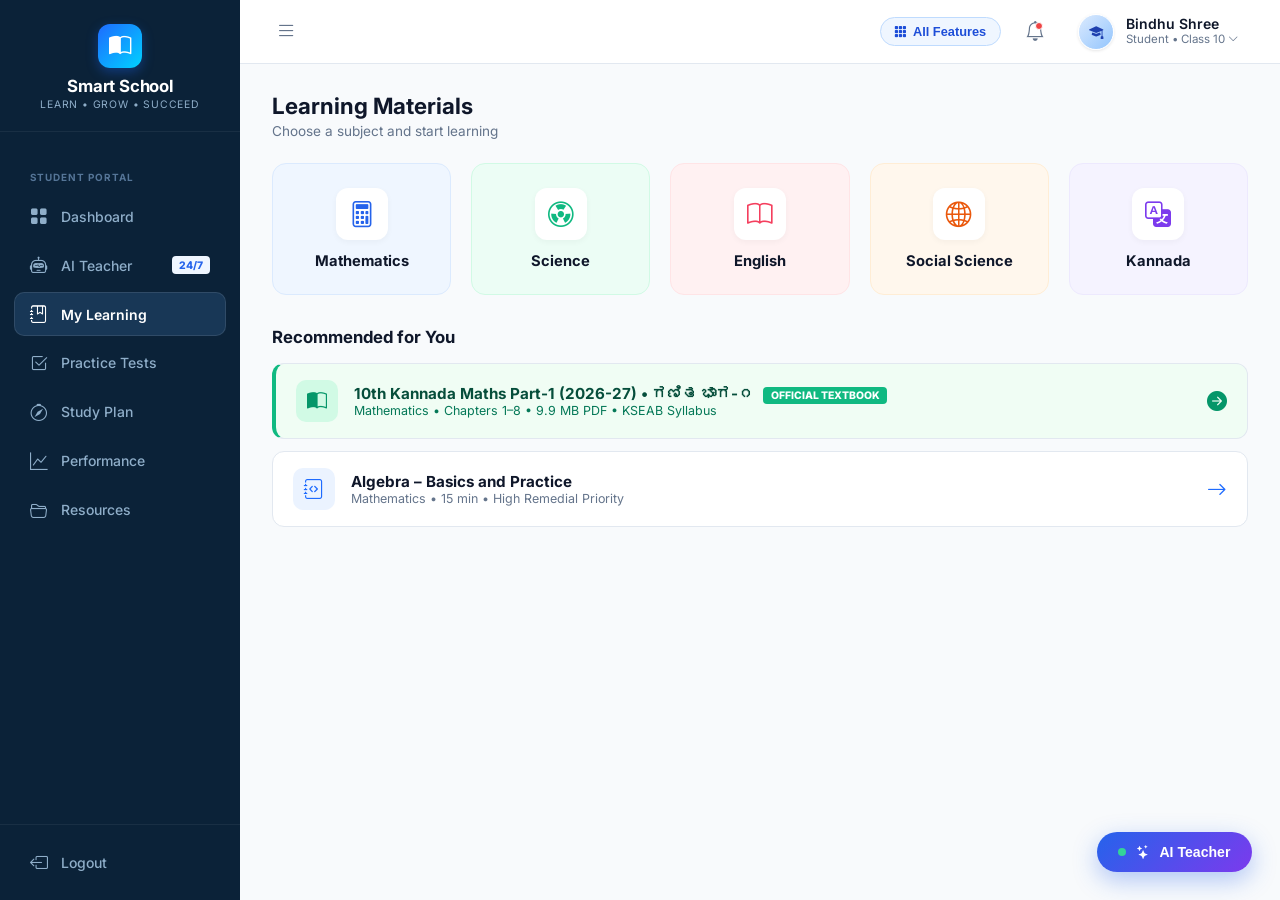
<file: frontend/materials.html>
<!DOCTYPE html>
<html lang="en">
<head>
    <meta charset="UTF-8">
    <meta name="viewport" content="width=device-width, initial-scale=1.0">
    <title>Learning Materials – Smart School</title>
    <!-- Google Fonts & Bootstrap Icons -->
    <link href="https://fonts.googleapis.com/css2?family=Inter:wght@300;400;500;600;700;800&display=swap" rel="stylesheet">
    <link rel="stylesheet" href="https://cdn.jsdelivr.net/npm/bootstrap-icons@1.11.3/font/bootstrap-icons.min.css">
    <link rel="stylesheet" href="css/style.css">
</head>
<body>

    <div class="app-container">
        
        <!-- Sidebar -->
        <aside class="app-sidebar" id="appSidebar">
            <div class="sidebar-brand">
                <div class="sidebar-brand-icon"><i class="bi bi-book-half"></i></div>
                <div class="sidebar-brand-title">Smart School</div>
                <div class="sidebar-brand-subtitle">Learn &bull; Grow &bull; Succeed</div>
            </div>

            <nav class="sidebar-nav">
                <a href="student.html" class="sidebar-nav-item">
                    <i class="bi bi-grid-fill"></i>
                    <span>Dashboard</span>
                </a>
                <a href="materials.html" class="sidebar-nav-item active">
                    <i class="bi bi-journal-bookmark"></i>
                    <span>My Learning</span>
                </a>
                <a href="quiz.html" class="sidebar-nav-item">
                    <i class="bi bi-check2-square"></i>
                    <span>Practice Tests</span>
                </a>
                <a href="performance.html" class="sidebar-nav-item">
                    <i class="bi bi-graph-up"></i>
                    <span>Performance</span>
                </a>
                <a href="resources.html" class="sidebar-nav-item">
                    <i class="bi bi-folder2-open"></i>
                    <span>Resources</span>
                </a>
                <a href="student.html" class="sidebar-nav-item">
                    <i class="bi bi-person"></i>
                    <span>Profile</span>
                </a>
            </nav>

            <div class="sidebar-footer">
                <a href="index.html" class="sidebar-nav-item">
                    <i class="bi bi-box-arrow-left"></i>
                    <span>Logout</span>
                </a>
            </div>
        </aside>

        <!-- Main Content -->
        <div class="app-content">
            <!-- Topbar (Screen 3) -->
            <header class="app-topbar">
                <div class="topbar-left">
                    <button class="btn-sidebar-toggle" id="btnToggleSidebar"><i class="bi bi-list"></i></button>
                </div>
                <div class="topbar-right">
                    <div class="notification-bell">
                        <i class="bi bi-bell"></i>
                        <span class="notification-dot"></span>
                    </div>
                    <div class="user-profile-pill">
                        <div class="user-avatar-img"><i class="bi bi-person-fill"></i></div>
                        <div class="user-info-text">
                            <div class="user-info-name">Bindhu Shree</div>
                            <div class="user-info-role">Student <i class="bi bi-chevron-down ms-1" style="font-size: 0.65rem;"></i></div>
                        </div>
                    </div>
                </div>
            </header>

            <main class="page-body">
                <!-- Header (Screen 3) -->
                <div class="page-header mb-4">
                    <h2 class="page-title">Learning Materials</h2>
                    <p class="page-subtitle">Choose a subject and start learning</p>
                </div>

                <!-- 5 Subject Cards Grid (Screen 3) -->
                <div class="subject-grid">
                    <!-- Mathematics -->
                    <div class="subject-card math" onclick="openSubjectModal('math', 'Mathematics', 'bi-calculator', '#1e6bff', '#eaf2ff', ['Quadratic Equations', 'Coordinate Geometry', 'Trigonometric Identities', 'Arithmetic Progressions', 'Surface Areas and Volumes'])" style="cursor: pointer;">
                        <div class="subject-card-icon">
                            <i class="bi bi-calculator"></i>
                        </div>
                        <div class="subject-card-name">Mathematics</div>
                    </div>

                    <!-- Science -->
                    <div class="subject-card sci" onclick="openSubjectModal('science', 'Science', 'bi-radioactive', '#10b981', '#e8f8f0', ['Chemical Reactions and Equations', 'Acids, Bases and Salts', 'Light - Reflection and Refraction', 'Electricity & Magnetism', 'Life Processes'])" style="cursor: pointer;">
                        <div class="subject-card-icon">
                            <i class="bi bi-radioactive"></i>
                        </div>
                        <div class="subject-card-name">Science</div>
                    </div>

                    <!-- English -->
                    <div class="subject-card eng" onclick="openSubjectModal('english', 'English', 'bi-book', '#f43f5e', '#fdf0f3', ['Active and Passive Voice', 'Direct and Indirect Speech', 'A Letter to God', 'Nelson Mandela: Long Walk to Freedom', 'Analytical Essay Writing'])" style="cursor: pointer;">
                        <div class="subject-card-icon">
                            <i class="bi bi-book"></i>
                        </div>
                        <div class="subject-card-name">English</div>
                    </div>

                    <!-- Social Science -->
                    <div class="subject-card soc" onclick="openSubjectModal('social', 'Social Science', 'bi-globe2', '#f97316', '#fef5ec', ['The Rise of Nationalism in Europe', 'Resources and Development', 'Power Sharing in Democracy', 'Money and Credit', 'Sectors of Indian Economy'])" style="cursor: pointer;">
                        <div class="subject-card-icon">
                            <i class="bi bi-globe2"></i>
                        </div>
                        <div class="subject-card-name">Social Science</div>
                    </div>

                    <!-- Kannada -->
                    <div class="subject-card kan" onclick="openSubjectModal('kannada', 'Kannada', 'bi-translate', '#8b5cf6', '#f4eefd', ['Kannada Grammar & Sandhi', 'Sankalpa Geethe', 'Vachana Sahitya', 'Huliya Kathe', 'Prabandha Rachane'])" style="cursor: pointer;">
                        <div class="subject-card-icon">
                            <i class="bi bi-translate"></i>
                        </div>
                        <div class="subject-card-name">Kannada</div>
                    </div>
                </div>

                <!-- Recommended for You (Screen 3) -->
                <div class="mt-4">
                    <h4 style="font-size: 1.05rem; font-weight: 700; color: #0f172a; margin-bottom: 1rem;">Recommended for You</h4>

                    <!-- Official Textbook Recommendation -->
                    <a href="resources.html" style="text-decoration: none; color: inherit; display: block; margin-bottom: 0.75rem;">
                        <div class="study-plan-item" style="transition: transform 0.2s, box-shadow 0.2s; border-left: 4px solid #10b981; background: #f0fdf4;" onmouseover="this.style.transform='translateY(-2px)'" onmouseout="this.style.transform='none'">
                            <div class="study-plan-left">
                                <div class="study-plan-icon" style="background-color: #d1fae5; color: #059669;">
                                    <i class="bi bi-book-half"></i>
                                </div>
                                <div>
                                    <div style="font-weight: 700; font-size: 0.95rem; color: #064e3b;">
                                        10th Kannada Maths Part-1 (2026-27) &bull; ಗಣಿತ ಭಾಗ-೧
                                        <span style="background: #10b981; color: #ffffff; font-size: 0.65rem; font-weight: 800; padding: 0.1rem 0.45rem; border-radius: 4px; margin-left: 0.4rem;">OFFICIAL TEXTBOOK</span>
                                    </div>
                                    <div style="font-size: 0.78rem; color: #047857;">Mathematics &bull; Chapters 1–8 &bull; 9.9 MB PDF &bull; KSEAB Syllabus</div>
                                </div>
                            </div>
                            <div style="color: #059669; font-size: 1.25rem;">
                                <i class="bi bi-arrow-right-circle-fill"></i>
                            </div>
                        </div>
                    </a>

                    <a href="quiz.html?subject=math" style="text-decoration: none; color: inherit;">
                        <div class="study-plan-item" style="transition: transform 0.2s, box-shadow 0.2s;" onmouseover="this.style.transform='translateY(-2px)'" onmouseout="this.style.transform='none'">
                            <div class="study-plan-left">
                                <div class="study-plan-icon" style="background-color: #ebf3ff; color: #1e6bff;">
                                    <i class="bi bi-journal-code"></i>
                                </div>
                                <div>
                                    <div style="font-weight: 700; font-size: 0.95rem; color: #0f172a;">Algebra &ndash; Basics and Practice</div>
                                    <div style="font-size: 0.78rem; color: #64748b;">Mathematics &bull; 15 min &bull; High Remedial Priority</div>
                                </div>
                            </div>
                            <div style="color: #1e6bff; font-size: 1.25rem;">
                                <i class="bi bi-arrow-right"></i>
                            </div>
                        </div>
                    </a>
                </div>

            </main>
        </div>
    </div>

    <!-- Subject Detail Modal -->
    <div class="smart-modal-backdrop" id="subjectDetailModal">
        <div class="smart-modal-dialog">
            <div class="smart-modal-header">
                <h3 class="smart-modal-title" id="subjectModalTitle">
                    <i class="bi bi-book"></i>
                    <span>Subject Details</span>
                </h3>
                <button class="smart-modal-close" onclick="closeSubjectModal()">&times;</button>
            </div>
            <div class="smart-modal-body">
                <div class="d-flex align-items-center gap-3 mb-3 p-3 rounded-3" id="subjectModalBanner" style="background: #eaf2ff;">
                    <div id="subjectModalIcon" style="width: 50px; height: 50px; border-radius: 12px; display: flex; align-items: center; justify-content: center; font-size: 1.5rem;">
                        <i class="bi bi-calculator"></i>
                    </div>
                    <div>
                        <h4 id="subjectModalHeading" style="font-weight: 700; font-size: 1.15rem; color: #0f172a; margin-bottom: 2px;">Mathematics</h4>
                        <p style="font-size: 0.8rem; color: #64748b; margin: 0;">Class 10 &bull; 5 Chapters &bull; Curriculum Aligned</p>
                    </div>
                </div>

                <h5 style="font-size: 0.95rem; font-weight: 700; color: #0f172a; margin-bottom: 0.75rem;">Key Topics & Chapters</h5>
                <div id="subjectChaptersList" style="display: flex; flex-direction: column; gap: 0.5rem; margin-bottom: 1.25rem;"></div>

                <div style="display: grid; grid-template-columns: 1fr 1fr; gap: 0.75rem; margin-bottom: 0.75rem;">
                    <a href="quiz.html?subject=math" id="btnModalStartQuiz" class="btn-smart-primary text-center" style="padding: 0.65rem 1rem; border-radius: 8px;">
                        <i class="bi bi-play-circle-fill me-1"></i> Start Practice Test
                    </a>
                    <a href="resources.html" class="btn-smart-outline text-center" style="padding: 0.65rem 1rem; border-radius: 8px;">
                        <i class="bi bi-file-earmark-pdf me-1"></i> Read Study Notes
                    </a>
                </div>

                <a id="btnModalOpenTextbook" href="textbooks/10th-Kannada-Maths-Part-1-2026-27.pdf" target="_blank" class="btn-smart-outline text-center w-100" style="padding: 0.6rem 1rem; border-radius: 8px; border-color: #a7f3d0; background: #f0fdf4; color: #065f46; font-weight: 700; display: block; text-decoration: none;">
                    <i class="bi bi-book-half me-1 text-success"></i> Open 10th Kannada Maths Part-1 Textbook (PDF)
                </a>
            </div>
            <div class="smart-modal-footer">
                <button class="btn-smart-outline" onclick="closeSubjectModal()">Close</button>
            </div>
        </div>
    </div>

    <!-- Scripts -->
    <script src="js/api.js"></script>
    <script src="js/auth.js"></script>
    <script>
        document.getElementById('btnToggleSidebar')?.addEventListener('click', () => {
            document.getElementById('appSidebar').classList.toggle('show');
        });

        const subjectTextbooks = {
            'math': {
                title: '10th Kannada Maths Part-1 Textbook (PDF)',
                url: 'textbooks/10th-Kannada-Maths-Part-1-2026-27.pdf'
            },
            'science': {
                title: '10th Science Part-1 (Kannada 2025-26) Textbook (PDF)',
                url: 'textbooks/10th-Science-Part-1-2025-26.pdf'
            },
            'english': {
                title: '10th English Reader & Supplementary Textbook (PDF)',
                url: 'textbooks/10th-English-Textbook.pdf'
            },
            'social': {
                title: '10th Social Science Part-1 (Kannada) Textbook (PDF)',
                url: 'textbooks/10th-Social-Science-Part-1.pdf'
            },
            'kannada': {
                title: '10th Siri Kannada (ಪ್ರಥಮ ಭಾಷೆ) Textbook (PDF)',
                url: 'textbooks/10th-Kannada-Textbook.pdf'
            }
        };

        function openSubjectModal(key, name, icon, color, bg, chapters) {
            document.getElementById('subjectModalTitle').innerHTML = `<i class="bi ${icon}" style="color: ${color};"></i> <span>${name}</span>`;
            document.getElementById('subjectModalHeading').textContent = name;
            
            const banner = document.getElementById('subjectModalBanner');
            banner.style.background = bg;
            
            const iconDiv = document.getElementById('subjectModalIcon');
            iconDiv.style.background = '#ffffff';
            iconDiv.style.color = color;
            iconDiv.innerHTML = `<i class="bi ${icon}"></i>`;

            // Update Start Quiz button to point to this subject
            const quizBtn = document.getElementById('btnModalStartQuiz');
            if (quizBtn) quizBtn.href = `quiz.html?subject=${key}`;

            // Update Textbook button to point to this subject's official textbook
            const tb = subjectTextbooks[key] || subjectTextbooks['math'];
            const tbBtn = document.getElementById('btnModalOpenTextbook');
            if (tbBtn) {
                tbBtn.href = tb.url;
                tbBtn.innerHTML = `<i class="bi bi-book-half me-1 text-success"></i> Open Official ${tb.title}`;
            }

            const list = document.getElementById('subjectChaptersList');
            list.innerHTML = chapters.map((ch, idx) => `
                <div style="display: flex; justify-content: space-between; align-items: center; padding: 0.65rem 0.85rem; border: 1px solid var(--border-color); border-radius: 8px; background: #ffffff;">
                    <span style="font-size: 0.88rem; font-weight: 600; color: #0f172a;">${idx + 1}. ${ch}</span>
                    <a href="quiz.html?subject=${key}" class="btn-smart-outline" style="padding: 0.25rem 0.65rem; font-size: 0.75rem; border-radius: 6px;">Quiz &rarr;</a>
                </div>
            `).join('');

            document.getElementById('subjectDetailModal').classList.add('show');
        }

        function closeSubjectModal() {
            document.getElementById('subjectDetailModal').classList.remove('show');
        }
    </script>
</body>
</html>
</file>
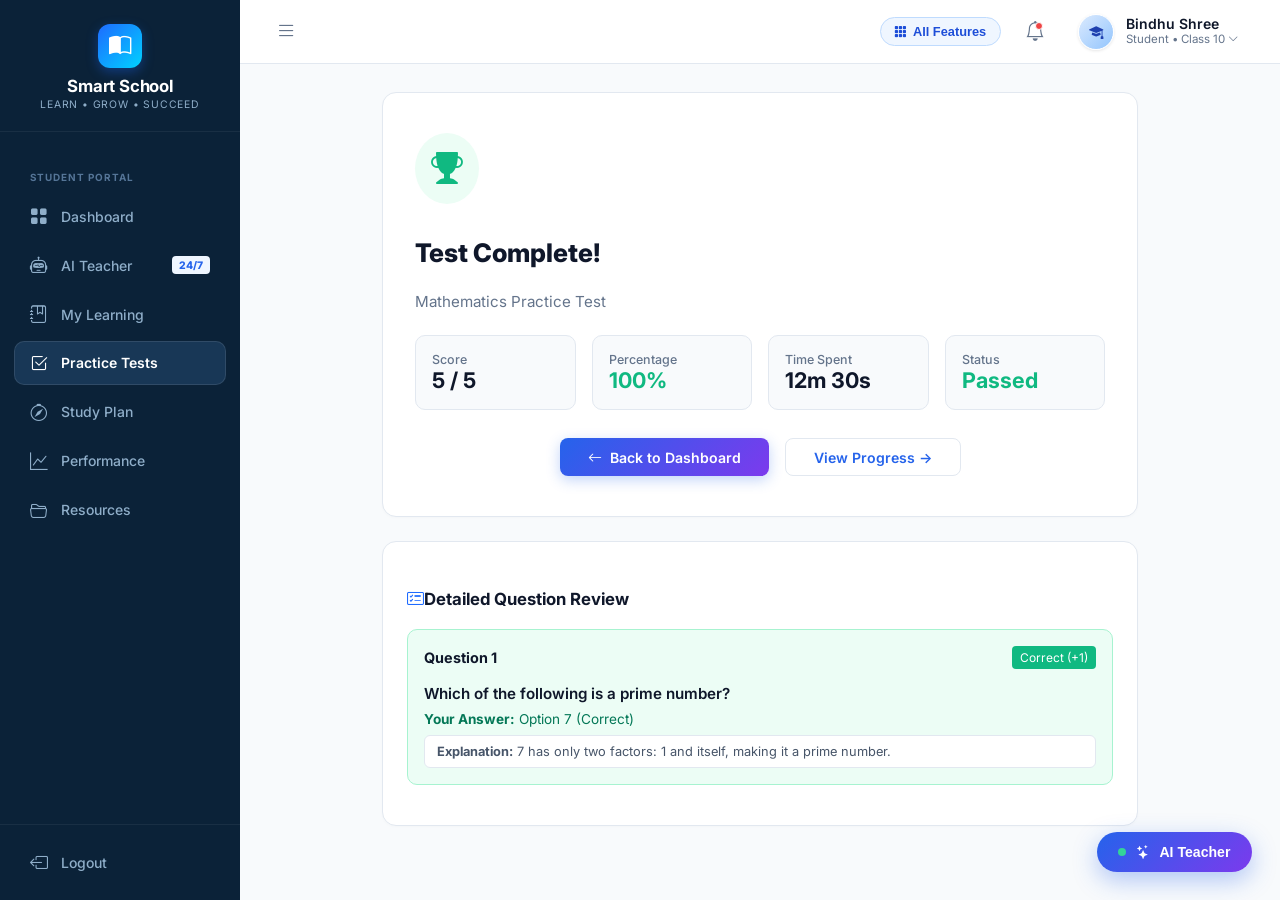
<file: frontend/quiz-result.html>
<!DOCTYPE html>
<html lang="en">
<head>
    <meta charset="UTF-8">
    <meta name="viewport" content="width=device-width, initial-scale=1.0">
    <title>Quiz Results – Smart School</title>
    <link href="https://fonts.googleapis.com/css2?family=Inter:wght@300;400;500;600;700;800&display=swap" rel="stylesheet">
    <link rel="stylesheet" href="https://cdn.jsdelivr.net/npm/bootstrap-icons@1.11.3/font/bootstrap-icons.min.css">
    <link rel="stylesheet" href="css/style.css">
</head>
<body>

    <div class="app-container">
        
        <!-- Sidebar -->
        <aside class="app-sidebar" id="appSidebar">
            <div class="sidebar-brand">
                <div class="sidebar-brand-icon"><i class="bi bi-book-half"></i></div>
                <div class="sidebar-brand-title">Smart School</div>
                <div class="sidebar-brand-subtitle">Learn &bull; Grow &bull; Succeed</div>
            </div>

            <nav class="sidebar-nav">
                <a href="student.html" class="sidebar-nav-item">
                    <i class="bi bi-grid-fill"></i>
                    <span>Dashboard</span>
                </a>
                <a href="materials.html" class="sidebar-nav-item">
                    <i class="bi bi-journal-bookmark"></i>
                    <span>My Learning</span>
                </a>
                <a href="quiz.html" class="sidebar-nav-item active">
                    <i class="bi bi-check2-square"></i>
                    <span>Practice Tests</span>
                </a>
                <a href="performance.html" class="sidebar-nav-item">
                    <i class="bi bi-graph-up"></i>
                    <span>Performance</span>
                </a>
                <a href="resources.html" class="sidebar-nav-item">
                    <i class="bi bi-folder2-open"></i>
                    <span>Resources</span>
                </a>
                <a href="student.html" class="sidebar-nav-item">
                    <i class="bi bi-person"></i>
                    <span>Profile</span>
                </a>
            </nav>

            <div class="sidebar-footer">
                <a href="index.html" class="sidebar-nav-item">
                    <i class="bi bi-box-arrow-left"></i>
                    <span>Logout</span>
                </a>
            </div>
        </aside>

        <!-- Main Content -->
        <div class="app-content">
            <header class="app-topbar">
                <div class="topbar-left">
                    <button class="btn-sidebar-toggle" id="btnToggleSidebar"><i class="bi bi-list"></i></button>
                </div>
                <div class="topbar-right">
                    <div class="notification-bell">
                        <i class="bi bi-bell"></i>
                        <span class="notification-dot"></span>
                    </div>
                    <div class="user-profile-pill">
                        <div class="user-avatar-img"><i class="bi bi-person-fill"></i></div>
                        <div class="user-info-text">
                            <div class="user-info-name">Bindhu Shree</div>
                            <div class="user-info-role">Student <i class="bi bi-chevron-down ms-1" style="font-size: 0.65rem;"></i></div>
                        </div>
                    </div>
                </div>
            </header>

            <main class="page-body" style="max-width: 820px; margin: 0 auto; width: 100%;">
                
                <!-- Summary Score Card -->
                <div class="content-card text-center" style="padding: 2.5rem 2rem;">
                    <div style="margin-bottom: 1.5rem;" id="result-header">
                        <div style="display: inline-flex; padding: 1rem; border-radius: 50%; background-color: #ecfdf5; color: #10b981; font-size: 2rem; margin-bottom: 0.75rem;">
                            <i class="bi bi-trophy-fill"></i>
                        </div>
                        <h2 style="font-size: 1.6rem; font-weight: 800; color: #0f172a; margin-bottom: 0.25rem;">Test Complete!</h2>
                    </div>
                    <p style="color: #64748b; font-size: 0.95rem; margin-bottom: 1.5rem;" id="result-quiz-title">Mathematics Practice Test</p>

                    <div style="display: grid; grid-template-columns: repeat(4, 1fr); gap: 1rem; margin-bottom: 1.75rem;">
                        <div style="padding: 1rem; background-color: #f8fafc; border-radius: 10px; border: 1px solid var(--border-color);">
                            <div style="font-size: 0.78rem; color: #64748b; font-weight: 500;">Score</div>
                            <div style="font-size: 1.35rem; font-weight: 700; color: #0f172a;" id="result-score">5 / 5</div>
                        </div>
                        <div style="padding: 1rem; background-color: #f8fafc; border-radius: 10px; border: 1px solid var(--border-color);">
                            <div style="font-size: 0.78rem; color: #64748b; font-weight: 500;">Percentage</div>
                            <div style="font-size: 1.35rem; font-weight: 700; color: #10b981;" id="result-pct">100%</div>
                        </div>
                        <div style="padding: 1rem; background-color: #f8fafc; border-radius: 10px; border: 1px solid var(--border-color);">
                            <div style="font-size: 0.78rem; color: #64748b; font-weight: 500;">Time Spent</div>
                            <div style="font-size: 1.35rem; font-weight: 700; color: #0f172a;" id="result-time">12m 30s</div>
                        </div>
                        <div style="padding: 1rem; background-color: #f8fafc; border-radius: 10px; border: 1px solid var(--border-color);">
                            <div style="font-size: 0.78rem; color: #64748b; font-weight: 500;">Status</div>
                            <div style="font-size: 1.35rem; font-weight: 700; color: #10b981;" id="result-status">Passed</div>
                        </div>
                    </div>

                    <div style="display: flex; justify-content: center; gap: 1rem;">
                        <a href="student.html" class="btn-smart-primary" style="padding: 0.6rem 1.75rem; border-radius: 8px;">
                            <i class="bi bi-arrow-left"></i> Back to Dashboard
                        </a>
                        <a href="performance.html" class="btn-smart-outline" style="padding: 0.6rem 1.75rem; border-radius: 8px;">
                            View Progress &rarr;
                        </a>
                    </div>
                </div>

                <!-- Remedial Recommendations Card -->
                <div class="content-card" id="remedial-materials-card" style="border-left: 4px solid #f43f5e; display: none;">
                    <div style="display: flex; align-items: center; gap: 0.5rem; margin-bottom: 0.5rem;">
                        <i class="bi bi-lightbulb-fill" style="color: #f59e0b; font-size: 1.25rem;"></i>
                        <h4 style="font-size: 1.05rem; font-weight: 700; color: #0f172a; margin: 0;">Recommended Study Guides for Missed Topics</h4>
                    </div>
                    <p style="font-size: 0.85rem; color: #64748b; margin-bottom: 1rem;">Review these learning modules to improve your score:</p>
                    <div id="remedial-materials-list" style="display: grid; grid-template-columns: 1fr 1fr; gap: 0.75rem;"></div>
                </div>

                <!-- Question Review -->
                <div class="content-card">
                    <h4 style="font-size: 1.05rem; font-weight: 700; color: #0f172a; margin-bottom: 1.25rem;">
                        <i class="bi bi-card-checklist me-2" style="color: #1e6bff;"></i>Detailed Question Review
                    </h4>
                    <div id="answers-review-container">
                        <!-- Static Preview Example if standalone -->
                        <div class="p-3 mb-3 rounded-3 border result-correct" style="border-radius: 10px; padding: 1rem; background-color: #ecfdf5; border: 1px solid #a7f3d0; margin-bottom: 1rem;">
                            <div style="display: flex; justify-content: space-between; align-items: center; margin-bottom: 0.5rem;">
                                <span style="font-weight: 700; font-size: 0.9rem;">Question 1</span>
                                <span class="badge bg-success" style="background-color: #10b981; color: white; padding: 0.25rem 0.5rem; border-radius: 4px; font-size: 0.75rem;">Correct (+1)</span>
                            </div>
                            <p style="font-weight: 600; font-size: 0.95rem; margin-bottom: 0.5rem; color: #0f172a;">Which of the following is a prime number?</p>
                            <div style="font-size: 0.85rem; color: #047857;"><strong>Your Answer:</strong> Option 7 (Correct)</div>
                            <div style="margin-top: 0.5rem; font-size: 0.8rem; color: #475569; background: white; padding: 0.5rem 0.75rem; border-radius: 6px; border: 1px solid #e2e8f0;">
                                <strong>Explanation:</strong> 7 has only two factors: 1 and itself, making it a prime number.
                            </div>
                        </div>
                    </div>
                </div>

            </main>
        </div>
    </div>

    <!-- Scripts -->
    <script src="js/api.js"></script>
    <script src="js/auth.js"></script>
    <script src="js/quiz.js"></script>
    <script>
        document.getElementById('btnToggleSidebar')?.addEventListener('click', () => {
            document.getElementById('appSidebar').classList.toggle('show');
        });
    </script>
</body>
</html>
</file>
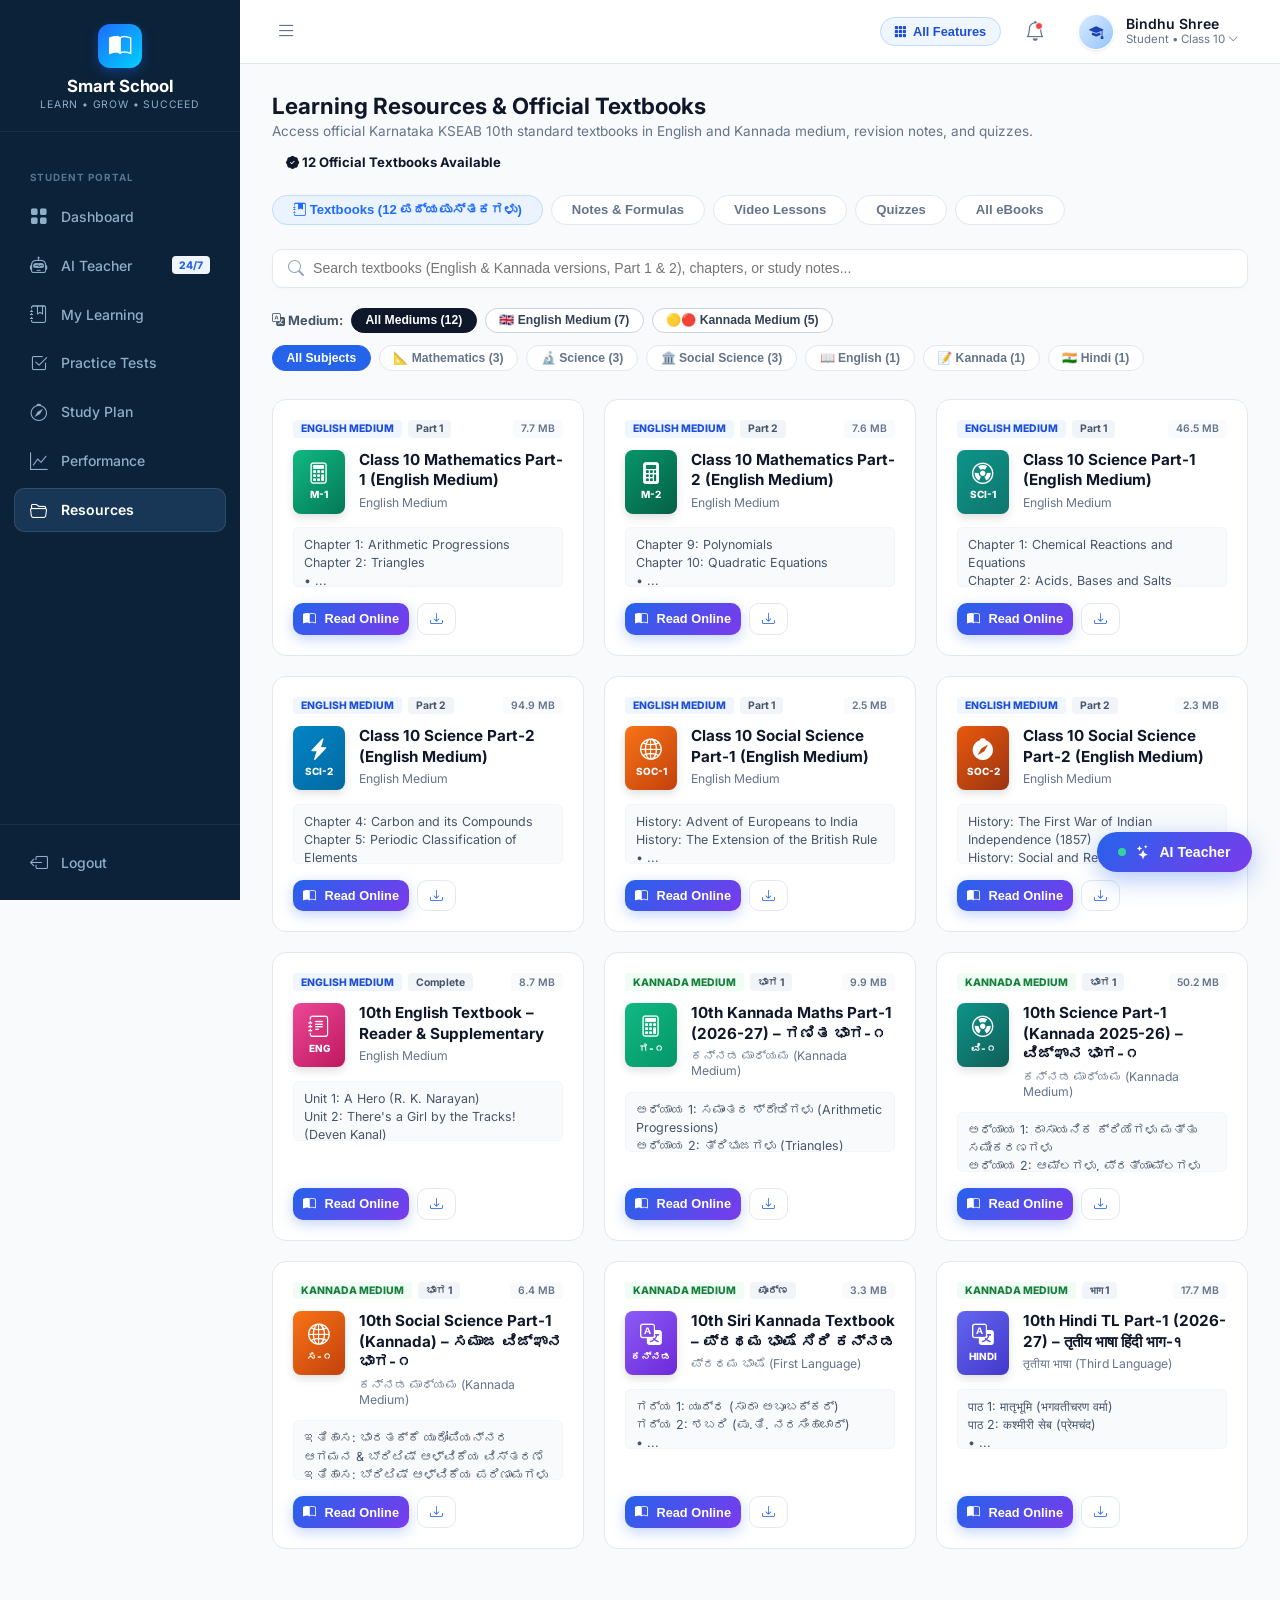
<file: frontend/resources.html>
<!DOCTYPE html>
<html lang="en">
<head>
    <meta charset="UTF-8">
    <meta name="viewport" content="width=device-width, initial-scale=1.0">
    <title>Learning Resources & Official Textbooks – Smart School</title>
    <!-- Google Fonts & Bootstrap Icons -->
    <link href="https://fonts.googleapis.com/css2?family=Inter:wght@300;400;500;600;700;800&display=swap" rel="stylesheet">
    <link rel="stylesheet" href="https://cdn.jsdelivr.net/npm/bootstrap-icons@1.11.3/font/bootstrap-icons.min.css">
    <link rel="stylesheet" href="css/style.css">
    <style>
        .textbook-grid {
            display: grid;
            grid-template-columns: repeat(auto-fill, minmax(300px, 1fr));
            gap: 1.25rem;
            margin-bottom: 2rem;
        }
        .textbook-card {
            background: #ffffff;
            border: 1px solid var(--border-color);
            border-radius: 14px;
            padding: 1.25rem;
            display: flex;
            flex-direction: column;
            justify-content: space-between;
            transition: all 0.25s ease;
            position: relative;
            overflow: hidden;
        }
        .textbook-card:hover {
            transform: translateY(-3px);
            box-shadow: 0 12px 24px -6px rgba(0, 0, 0, 0.09);
            border-color: #bfdbfe;
        }
        .textbook-badge-row {
            display: flex;
            gap: 0.4rem;
            align-items: center;
            margin-bottom: 0.75rem;
            flex-wrap: wrap;
        }
        .textbook-sub-filter-btn {
            padding: 0.3rem 0.85rem;
            border-radius: 50px;
            font-size: 0.76rem;
            font-weight: 600;
            border: 1px solid var(--border-color);
            background: #ffffff;
            color: #64748b;
            cursor: pointer;
            transition: all 0.15s ease;
            white-space: nowrap;
        }
        .textbook-sub-filter-btn.active {
            background: #2563eb;
            color: #ffffff;
            border-color: #2563eb;
        }
        .textbook-medium-btn {
            padding: 0.3rem 0.85rem;
            border-radius: 50px;
            font-size: 0.76rem;
            font-weight: 700;
            border: 1.5px solid #cbd5e1;
            background: #ffffff;
            color: #334155;
            cursor: pointer;
            transition: all 0.15s ease;
            white-space: nowrap;
        }
        .textbook-medium-btn.active {
            background: #0f172a;
            color: #ffffff;
            border-color: #0f172a;
        }
        .textbook-cover-icon {
            width: 52px;
            height: 64px;
            border-radius: 8px;
            display: flex;
            flex-direction: column;
            align-items: center;
            justify-content: center;
            color: #ffffff;
            flex-shrink: 0;
            box-shadow: 0 4px 8px rgba(0,0,0,0.12);
            font-weight: 800;
            font-size: 0.62rem;
            text-align: center;
        }
    </style>
</head>
<body>

    <div class="app-container">
        
        <!-- Sidebar -->
        <aside class="app-sidebar" id="appSidebar">
            <div class="sidebar-brand">
                <div class="sidebar-brand-icon"><i class="bi bi-book-half"></i></div>
                <div class="sidebar-brand-title">Smart School</div>
                <div class="sidebar-brand-subtitle">Learn &bull; Grow &bull; Succeed</div>
            </div>

            <nav class="sidebar-nav">
                <div class="sidebar-section-title">Student Portal</div>
                <a href="student.html" class="sidebar-nav-item">
                    <i class="bi bi-grid-fill"></i>
                    <span>Dashboard</span>
                </a>
                <a href="ai-teacher.html" class="sidebar-nav-item">
                    <i class="bi bi-robot text-primary"></i>
                    <span>AI Teacher</span>
                    <span style="margin-left: auto; background: #eff6ff; color: #2563eb; font-size: 0.65rem; font-weight: 800; padding: 0.15rem 0.45rem; border-radius: 4px;">24/7</span>
                </a>
                <a href="materials.html" class="sidebar-nav-item">
                    <i class="bi bi-journal-bookmark"></i>
                    <span>My Learning</span>
                </a>
                <a href="quiz.html" class="sidebar-nav-item">
                    <i class="bi bi-check2-square"></i>
                    <span>Practice Tests</span>
                </a>
                <a href="study-plan.html" class="sidebar-nav-item">
                    <i class="bi bi-compass"></i>
                    <span>Study Plan</span>
                </a>
                <a href="performance.html" class="sidebar-nav-item">
                    <i class="bi bi-graph-up"></i>
                    <span>Performance</span>
                </a>
                <a href="resources.html" class="sidebar-nav-item active">
                    <i class="bi bi-folder2-open"></i>
                    <span>Resources</span>
                </a>
            </nav>

            <div class="sidebar-footer">
                <a href="index.html" class="sidebar-nav-item">
                    <i class="bi bi-box-arrow-left"></i>
                    <span>Logout</span>
                </a>
            </div>
        </aside>

        <!-- Main Content -->
        <div class="app-content">
            <!-- Topbar (Screen 8) -->
            <header class="app-topbar">
                <div class="topbar-left">
                    <button class="btn-sidebar-toggle" id="btnToggleSidebar"><i class="bi bi-list"></i></button>
                </div>
                <div class="topbar-right">
                    <div class="notification-bell">
                        <i class="bi bi-bell"></i>
                        <span class="notification-dot"></span>
                    </div>
                    <div class="user-profile-pill">
                        <div class="user-avatar-img"><i class="bi bi-person-fill"></i></div>
                        <div class="user-info-text">
                            <div class="user-info-name">Bindhu Shree</div>
                            <div class="user-info-role">Student &bull; Class 10 <i class="bi bi-chevron-down ms-1" style="font-size: 0.65rem;"></i></div>
                        </div>
                    </div>
                </div>
            </header>

            <main class="page-body" style="max-width: 1100px;">
                
                <!-- Page Header (Screen 8) -->
                <div class="page-header mb-4">
                    <div style="display: flex; justify-content: space-between; align-items: center; flex-wrap: wrap; gap: 0.75rem;">
                        <div>
                            <h2 class="page-title" style="margin-bottom: 0.25rem;">Learning Resources & Official Textbooks</h2>
                            <p style="font-size: 0.85rem; color: #64748b; margin: 0;">Access official Karnataka KSEAB 10th standard textbooks in English and Kannada medium, revision notes, and quizzes.</p>
                        </div>
                        <div>
                            <span class="badge bg-primary-subtle text-primary" style="padding: 0.45rem 0.85rem; font-size: 0.82rem; font-weight: 700;">
                                <i class="bi bi-patch-check-fill me-1"></i> 12 Official Textbooks Available
                            </span>
                        </div>
                    </div>
                </div>

                <!-- Main Tabs (Screen 8) -->
                <div style="display: flex; gap: 0.5rem; margin-bottom: 1.25rem; overflow-x: auto; padding-bottom: 0.25rem;" id="resourceTabsGroup">
                    <button class="resource-tab-btn active-tab" onclick="switchResourceCategory('textbooks', this)" style="padding: 0.4rem 1.25rem; border-radius: 20px; font-size: 0.82rem; background-color: #ebf3ff; color: #1e6bff; border: 1px solid #bfdbfe; font-weight: 700; cursor: pointer; white-space: nowrap;">
                        <i class="bi bi-journal-bookmark-fill me-1"></i> Textbooks (12 ಪಠ್ಯಪುಸ್ತಕಗಳು)
                    </button>
                    <button class="resource-tab-btn" onclick="switchResourceCategory('notes', this)" style="padding: 0.4rem 1.25rem; border-radius: 20px; font-size: 0.82rem; background: #ffffff; color: #64748b; border: 1px solid var(--border-color); font-weight: 600; cursor: pointer; white-space: nowrap;">
                        Notes & Formulas
                    </button>
                    <button class="resource-tab-btn" onclick="switchResourceCategory('videos', this)" style="padding: 0.4rem 1.25rem; border-radius: 20px; font-size: 0.82rem; background: #ffffff; color: #64748b; border: 1px solid var(--border-color); font-weight: 600; cursor: pointer; white-space: nowrap;">
                        Video Lessons
                    </button>
                    <button class="resource-tab-btn" onclick="switchResourceCategory('quizzes', this)" style="padding: 0.4rem 1.25rem; border-radius: 20px; font-size: 0.82rem; background: #ffffff; color: #64748b; border: 1px solid var(--border-color); font-weight: 600; cursor: pointer; white-space: nowrap;">
                        Quizzes
                    </button>
                    <button class="resource-tab-btn" onclick="switchResourceCategory('ebooks', this)" style="padding: 0.4rem 1.25rem; border-radius: 20px; font-size: 0.82rem; background: #ffffff; color: #64748b; border: 1px solid var(--border-color); font-weight: 600; cursor: pointer; white-space: nowrap;">
                        All eBooks
                    </button>
                </div>

                <!-- Search Input Bar (Screen 8) -->
                <div style="position: relative; margin-bottom: 1.25rem;">
                    <i class="bi bi-search" style="position: absolute; left: 1rem; top: 50%; transform: translateY(-50%); color: #94a3b8;"></i>
                    <input type="text" id="resourceSearchInput" oninput="handleResourceSearch()" placeholder="Search textbooks (English & Kannada versions, Part 1 & 2), chapters, or study notes..." 
                           style="width: 100%; padding: 0.65rem 1rem 0.65rem 2.5rem; border-radius: 10px; border: 1px solid var(--border-color); background: #ffffff; font-size: 0.88rem; outline: none; box-shadow: 0 2px 4px rgba(0,0,0,0.02);">
                </div>

                <!-- Medium & Subject Filters Container -->
                <div id="textbookFiltersSection" style="margin-bottom: 1.5rem;">
                    <!-- Medium Selector -->
                    <div style="display: flex; gap: 0.5rem; margin-bottom: 0.75rem; align-items: center; flex-wrap: wrap;">
                        <span style="font-size: 0.8rem; font-weight: 700; color: #475569;"><i class="bi bi-translate me-1 text-primary"></i> Medium:</span>
                        <button class="textbook-medium-btn active" onclick="filterByMedium('all', this)">All Mediums (12)</button>
                        <button class="textbook-medium-btn" onclick="filterByMedium('english', this)">🇬🇧 English Medium (7)</button>
                        <button class="textbook-medium-btn" onclick="filterByMedium('kannada', this)">🟡🔴 Kannada Medium (5)</button>
                    </div>

                    <!-- Subject Sub-filters -->
                    <div style="display: flex; gap: 0.5rem; overflow-x: auto; padding-bottom: 0.25rem;">
                        <button class="textbook-sub-filter-btn active" onclick="filterTextbookBySubject('all', this)">All Subjects</button>
                        <button class="textbook-sub-filter-btn" onclick="filterTextbookBySubject('Mathematics', this)">📐 Mathematics (3)</button>
                        <button class="textbook-sub-filter-btn" onclick="filterTextbookBySubject('Science', this)">🔬 Science (3)</button>
                        <button class="textbook-sub-filter-btn" onclick="filterTextbookBySubject('Social Science', this)">🏛️ Social Science (3)</button>
                        <button class="textbook-sub-filter-btn" onclick="filterTextbookBySubject('English', this)">📖 English (1)</button>
                        <button class="textbook-sub-filter-btn" onclick="filterTextbookBySubject('Kannada', this)">📝 Kannada (1)</button>
                        <button class="textbook-sub-filter-btn" onclick="filterTextbookBySubject('Hindi', this)">🇮🇳 Hindi (1)</button>
                    </div>
                </div>

                <!-- Resource Items Container -->
                <div id="resourcesListContainer">
                    <!-- Populated dynamically -->
                </div>

            </main>
        </div>
    </div>

    <!-- Document & Textbook Preview Modal -->
    <div class="smart-modal-backdrop" id="resourceDocModal">
        <div class="smart-modal-dialog" style="max-width: 880px;">
            <div class="smart-modal-header">
                <h3 class="smart-modal-title">
                    <i class="bi bi-book-half text-primary"></i>
                    <span id="resourceModalTitle">Textbook Viewer</span>
                </h3>
                <button class="smart-modal-close" onclick="closeResourceModal()">&times;</button>
            </div>
            <div class="smart-modal-body">
                <div class="p-3 mb-3 rounded-3" style="background: #f8fafc; border: 1px solid var(--border-color); display: flex; justify-content: space-between; align-items: center; flex-wrap: wrap; gap: 0.5rem;">
                    <div>
                        <div style="font-weight: 700; font-size: 1.05rem; color: #0f172a;" id="resourceModalHeading">Class 10 Mathematics Part-1 (English Medium)</div>
                        <div style="font-size: 0.8rem; color: #64748b;" id="resourceModalMeta">Mathematics &bull; Class 10 &bull; 7.7 MB PDF</div>
                    </div>
                    <div id="resourceModalBadges">
                        <span class="badge bg-success-subtle text-success" style="padding: 0.35rem 0.75rem; border-radius: 6px; font-size: 0.75rem; font-weight: 700;">Verified Syllabus</span>
                    </div>
                </div>

                <!-- Dynamic Viewer Container (PDF Viewer or Text Preview) -->
                <div id="resourceModalViewer">
                    <!-- Injected dynamically -->
                </div>
            </div>
            <div class="smart-modal-footer" style="flex-wrap: wrap; gap: 0.6rem;">
                <button class="btn-smart-outline" onclick="closeResourceModal()">Close</button>
                <a id="modalExternalBtn" href="#" target="_blank" class="btn-smart-outline" style="text-decoration: none; display: inline-flex; align-items: center;">
                    <i class="bi bi-box-arrow-up-right me-1"></i> Open in New Tab
                </a>
                <button class="btn-smart-outline" onclick="askAiAboutCurrentResource()" style="color: #2563eb; border-color: #bfdbfe;">
                    <i class="bi bi-robot text-primary me-1"></i> Ask AI Teacher
                </button>
                <a id="modalDownloadBtn" href="#" download class="btn-smart-primary" style="text-decoration: none; display: inline-flex; align-items: center;">
                    <i class="bi bi-download me-1"></i> Download PDF
                </a>
            </div>
        </div>
    </div>

    <!-- Scripts -->
    <script src="js/api.js"></script>
    <script src="js/auth.js"></script>
    <script>
        document.getElementById('btnToggleSidebar')?.addEventListener('click', () => {
            document.getElementById('appSidebar').classList.toggle('show');
        });

        const allResources = [
            // ==================== ENGLISH MEDIUM TEXTBOOKS ====================
            // 1. Mathematics Part-1 (English)
            {
                id: 15,
                title: "Class 10 Mathematics Part-1 (English Medium)",
                subject: "Mathematics",
                medium: "English Medium",
                langGroup: "english",
                part: "Part 1",
                size: "7.7 MB",
                category: "textbooks",
                color: "#10b981",
                bgGradient: "linear-gradient(135deg, #10b981, #047857)",
                textColor: "#ffffff",
                icon: "bi-calculator",
                abbr: "M-1",
                pdfUrl: "textbooks/10th-Maths-Part-1-English.pdf",
                isTextbook: true,
                chapters: [
                    "Chapter 1: Arithmetic Progressions",
                    "Chapter 2: Triangles",
                    "Chapter 3: Pair of Linear Equations in Two Variables",
                    "Chapter 4: Circles",
                    "Chapter 5: Areas Related to Circles",
                    "Chapter 6: Constructions",
                    "Chapter 7: Coordinate Geometry",
                    "Chapter 8: Real Numbers"
                ],
                content: `Government of Karnataka - Karnataka Textbook Society (KTBS)
Class 10 Mathematics Part-I (English Medium)

Chapter Overview:
• Chapter 1: Arithmetic Progressions (AP, nth term: an = a + (n-1)d, sum: Sn = n/2[2a + (n-1)d])
• Chapter 2: Triangles (Thales Theorem, Similarity criteria, Pythagoras theorem)
• Chapter 3: Pair of Linear Equations in Two Variables (Graphical, Substitution, Elimination)
• Chapter 4: Circles (Tangents, Theorem: tangent is perpendicular to radius)
• Chapter 5: Areas Related to Circles
• Chapter 6: Constructions
• Chapter 7: Coordinate Geometry (Distance formula, Section formula)
• Chapter 8: Real Numbers (Euclid's division lemma, Fundamental theorem of arithmetic)`
            },

            // 2. Mathematics Part-2 (English)
            {
                id: 16,
                title: "Class 10 Mathematics Part-2 (English Medium)",
                subject: "Mathematics",
                medium: "English Medium",
                langGroup: "english",
                part: "Part 2",
                size: "7.6 MB",
                category: "textbooks",
                color: "#059669",
                bgGradient: "linear-gradient(135deg, #059669, #065f46)",
                textColor: "#ffffff",
                icon: "bi-calculator-fill",
                abbr: "M-2",
                pdfUrl: "textbooks/10th-Maths-Part-2-English.pdf",
                isTextbook: true,
                chapters: [
                    "Chapter 9: Polynomials",
                    "Chapter 10: Quadratic Equations",
                    "Chapter 11: Introduction to Trigonometry",
                    "Chapter 12: Some Applications of Trigonometry",
                    "Chapter 13: Statistics",
                    "Chapter 14: Probability",
                    "Chapter 15: Surface Areas and Volumes"
                ],
                content: `Government of Karnataka - Karnataka Textbook Society (KTBS)
Class 10 Mathematics Part-II (English Medium)

Chapter Overview:
• Chapter 9: Polynomials (Zeroes of polynomial, Relationship between zeroes and coefficients)
• Chapter 10: Quadratic Equations (Standard form ax²+bx+c=0, Quadratic formula, Discriminant)
• Chapter 11: Introduction to Trigonometry (Trigonometric ratios, Standard angles, Identities)
• Chapter 12: Some Applications of Trigonometry (Heights and Distances)
• Chapter 13: Statistics (Mean, Median, Mode, Ogive curves)
• Chapter 14: Probability
• Chapter 15: Surface Areas and Volumes (Cone, Cylinder, Sphere, Frustum)`
            },

            // 3. Science Part-1 (English)
            {
                id: 17,
                title: "Class 10 Science Part-1 (English Medium)",
                subject: "Science",
                medium: "English Medium",
                langGroup: "english",
                part: "Part 1",
                size: "46.5 MB",
                category: "textbooks",
                color: "#0d9488",
                bgGradient: "linear-gradient(135deg, #0d9488, #0f766e)",
                textColor: "#ffffff",
                icon: "bi-radioactive",
                abbr: "SCI-1",
                pdfUrl: "textbooks/10th-Science-Part-1-English.pdf",
                isTextbook: true,
                chapters: [
                    "Chapter 1: Chemical Reactions and Equations",
                    "Chapter 2: Acids, Bases and Salts",
                    "Chapter 3: Metals and Non-metals",
                    "Chapter 6: Life Processes",
                    "Chapter 7: Control and Coordination",
                    "Chapter 10: Light – Reflection and Refraction",
                    "Chapter 11: The Human Eye and the Colourful World"
                ],
                content: `Government of Karnataka - Karnataka Textbook Society (KTBS)
Class 10 Science Part-I (English Medium)

Chapter Overview:
• Chapter 1: Chemical Reactions & Equations (Combination, Decomposition, Displacement, Redox)
• Chapter 2: Acids, Bases and Salts (pH scale, Neutralization, Chlor-alkali process, Plaster of Paris)
• Chapter 3: Metals and Non-metals (Reactivity series, Ionic bonding, Metallurgy)
• Chapter 6: Life Processes (Nutrition, Respiration, Circulation, Excretion)
• Chapter 7: Control and Coordination (Nervous system, Reflex arc, Plant hormones)
• Chapter 10: Light - Reflection and Refraction (Mirror and lens formulas, Magnification)
• Chapter 11: The Human Eye & Colourful World (Myopia, Hypermetropia, Atmospheric refraction)`
            },

            // 4. Science Part-2 (English)
            {
                id: 18,
                title: "Class 10 Science Part-2 (English Medium)",
                subject: "Science",
                medium: "English Medium",
                langGroup: "english",
                part: "Part 2",
                size: "94.9 MB",
                category: "textbooks",
                color: "#0284c7",
                bgGradient: "linear-gradient(135deg, #0284c7, #0369a1)",
                textColor: "#ffffff",
                icon: "bi-lightning-charge-fill",
                abbr: "SCI-2",
                pdfUrl: "textbooks/10th-Science-Part-2-English.pdf",
                isTextbook: true,
                chapters: [
                    "Chapter 4: Carbon and its Compounds",
                    "Chapter 5: Periodic Classification of Elements",
                    "Chapter 8: How do Organisms Reproduce?",
                    "Chapter 9: Heredity and Evolution",
                    "Chapter 12: Electricity",
                    "Chapter 13: Magnetic Effects of Electric Current",
                    "Chapter 14: Sources of Energy",
                    "Chapter 15: Our Environment",
                    "Chapter 16: Sustainable Management of Natural Resources"
                ],
                content: `Government of Karnataka - Karnataka Textbook Society (KTBS)
Class 10 Science Part-II (English Medium)

Chapter Overview:
• Chapter 4: Carbon and its Compounds (Covalent bonding, Functional groups, Saponification)
• Chapter 5: Periodic Classification of Elements (Mendeleev & Modern Periodic Table)
• Chapter 8: How do Organisms Reproduce? (Asexual & Sexual reproduction, Contraception)
• Chapter 9: Heredity and Evolution (Mendel's laws, Monohybrid and Dihybrid cross)
• Chapter 12: Electricity (Ohm's law, Resistors in series & parallel, Joule's heating)
• Chapter 13: Magnetic Effects of Electric Current (Right hand thumb rule, Fleming's left hand rule)
• Chapter 14: Sources of Energy
• Chapter 15: Our Environment (Trophic levels, Biomagnification, Ozone layer)`
            },

            // 5. Social Science Part-1 (English)
            {
                id: 19,
                title: "Class 10 Social Science Part-1 (English Medium)",
                subject: "Social Science",
                medium: "English Medium",
                langGroup: "english",
                part: "Part 1",
                size: "2.5 MB",
                category: "textbooks",
                color: "#f97316",
                bgGradient: "linear-gradient(135deg, #f97316, #c2410c)",
                textColor: "#ffffff",
                icon: "bi-globe2",
                abbr: "SOC-1",
                pdfUrl: "textbooks/10th-Social-Science-Part-1-English.pdf",
                isTextbook: true,
                chapters: [
                    "History: Advent of Europeans to India",
                    "History: The Extension of the British Rule",
                    "History: The Impact of British Rule in India",
                    "History: Opposition to British Rule in Karnataka",
                    "Political Science: Problems of India and Solutions",
                    "Political Science: Indian Foreign Policy",
                    "Sociology: Social Stratification & Work",
                    "Geography: India's Position, Physiography & Climate",
                    "Economics: Development & Rural Development",
                    "Business Studies: Banking Transactions"
                ],
                content: `Government of Karnataka - Karnataka Textbook Society (KTBS)
Class 10 Social Science Part-I (English Medium - Revised)

Sectional Highlights:
• History: Battle of Plassey (1757), Battle of Buxar (1764), Subsidiary Alliance, Doctrine of Lapse
• Political Science: Challenges of communalism, corruption, status of women, and foreign policy
• Sociology: Social inequality, Untouchability prevention acts, Division of labour
• Geography: Northern mountains, Great Plains, Deccan plateau, Alluvial & Black soils
• Economics: National Income, Per Capita Income, Human Development Index (HDI)
• Business Studies: Types of Bank Accounts, Banking services, Entrepreneurship traits`
            },

            // 6. Social Science Part-2 (English)
            {
                id: 20,
                title: "Class 10 Social Science Part-2 (English Medium)",
                subject: "Social Science",
                medium: "English Medium",
                langGroup: "english",
                part: "Part 2",
                size: "2.3 MB",
                category: "textbooks",
                color: "#ea580c",
                bgGradient: "linear-gradient(135deg, #ea580c, #9a3412)",
                textColor: "#ffffff",
                icon: "bi-compass-fill",
                abbr: "SOC-2",
                pdfUrl: "textbooks/10th-Social-Science-Part-2-English.pdf",
                isTextbook: true,
                chapters: [
                    "History: The First War of Indian Independence (1857)",
                    "History: Social and Religious Reform Movements",
                    "History: Era of Gandhi and National Movement",
                    "History: India After Independence",
                    "Political Science: World Problems and India's Role",
                    "Sociology: Social Movements & Social Problems",
                    "Geography: Indian Forest, Water & Mineral Resources",
                    "Economics: Money and Credit, Public Finance",
                    "Business Studies: Consumer Education and Protection"
                ],
                content: `Government of Karnataka - Karnataka Textbook Society (KTBS)
Class 10 Social Science Part-II (English Medium - Revised)

Sectional Highlights:
• History: Revolt of 1857 causes and consequences, Raja Ram Mohan Roy, Swami Vivekananda
• National Movement: Non-Cooperation Movement (1920), Civil Disobedience (1930), Quit India (1942)
• Political Science: United Nations (UN) organs, Disarmament, Human rights promotion
• Sociology: Labour movement, Farmer movements, Child labour, Dowry prohibition
• Geography: Irrigation types, Multi-purpose river valley projects, Forest conservation
• Economics: Reserve Bank of India (RBI), Commercial banks, Fiscal policy, Deficit financing
• Business Studies: Consumer rights under COPRA, Consumer courts (District, State, National)`
            },

            // 7. English Reader & Supplementary (English)
            {
                id: 11,
                title: "10th English Textbook – Reader & Supplementary",
                subject: "English",
                medium: "English Medium",
                langGroup: "english",
                part: "Complete",
                size: "8.7 MB",
                category: "textbooks",
                color: "#ec4899",
                bgGradient: "linear-gradient(135deg, #ec4899, #be185d)",
                textColor: "#ffffff",
                icon: "bi-journal-text",
                abbr: "ENG",
                pdfUrl: "textbooks/10th-English-Textbook.pdf",
                isTextbook: true,
                chapters: [
                    "Unit 1: A Hero (R. K. Narayan)",
                    "Unit 2: There's a Girl by the Tracks! (Deven Kanal)",
                    "Unit 3: Gentleman of Rio en Medio (Juan A.A. Sedillo)",
                    "Unit 4: Dr. B. R. Ambedkar (Sri R. Venkataraman)",
                    "Unit 5: The Concert (Shanta Rameshwar Rao)",
                    "Poem 1: Grandma Climbs a Tree (Ruskin Bond)",
                    "Poem 2: Quality of Mercy (William Shakespeare)",
                    "Grammar: Active/Passive Voice, Reported Speech, Clause Analysis"
                ],
                content: `Karnataka School Examination and Assessment Board (KSEAB)
Class 10 English Reader and Supplementary Textbook

Key Units & Modules:
• Unit 1: A Hero (R. K. Narayan) - Swami's courage and heroism
• Unit 2: There's a Girl by the Tracks! - Baleshwar Mishra's compassion
• Unit 3: Gentleman of Rio en Medio - Don Anselmo's principles
• Unit 4: Dr. B. R. Ambedkar - Architect of the Indian Constitution
• Unit 5: The Concert - Smita and Anant's story with Pandit Ravi Shankar
• Grammar: Voice change, Direct/Indirect speech, Prepositions, and Essay writing`
            },

            // ==================== KANNADA MEDIUM & LANGUAGE TEXTBOOKS ====================
            // 8. Mathematics Part-1 (Kannada)
            {
                id: 9,
                title: "10th Kannada Maths Part-1 (2026-27) – ಗಣಿತ ಭಾಗ-೧",
                subject: "Mathematics",
                medium: "ಕನ್ನಡ ಮಾಧ್ಯಮ (Kannada Medium)",
                langGroup: "kannada",
                part: "ಭಾಗ 1",
                size: "9.9 MB",
                category: "textbooks",
                color: "#10b981",
                bgGradient: "linear-gradient(135deg, #10b981, #059669)",
                textColor: "#ffffff",
                icon: "bi-calculator",
                abbr: "ಗ-೧",
                pdfUrl: "textbooks/10th-Kannada-Maths-Part-1-2026-27.pdf",
                isTextbook: true,
                chapters: [
                    "ಅಧ್ಯಾಯ 1: ಸಮಾಂತರ ಶ್ರೇಢಿಗಳು (Arithmetic Progressions)",
                    "ಅಧ್ಯಾಯ 2: ತ್ರಿಭುಜಗಳು (Triangles)",
                    "ಅಧ್ಯಾಯ 3: ಎರಡು ಚರಾಕ್ಷರಗಳುಳ್ಳ ರೇಖಾತ್ಮಕ ಸಮೀಕರಣಗಳ ಜೋಡಿಗಳು",
                    "ಅಧ್ಯಾಯ 4: ವೃತ್ತಗಳು (Circles)",
                    "ಅಧ್ಯಾಯ 5: ರಚನೆಗಳು (Constructions)",
                    "ಅಧ್ಯಾಯ 6: ನಿರ್ದೇಶಾಂಕ ರೇಖಾಗಣಿತ (Coordinate Geometry)",
                    "ಅಧ್ಯಾಯ 7: ವಾಸ್ತವ ಸಂಖ್ಯೆಗಳು (Real Numbers)",
                    "ಅಧ್ಯಾಯ 8: ಬಹುಪದೋಕ್ತಿಗಳು (Polynomials)"
                ],
                content: `ಕರ್ನಾಟಕ ಶಾಲಾ ಪರೀಕ್ಷೆ ಮತ್ತು ಮೌಲ್ಯನಿರ್ಣಯ ಮಂಡಳಿ (KSEAB)
10ನೇ ತರಗತಿ ಗಣಿತ ಭಾಗ - ೧ (2026-27 ಅಧಿಕೃತ ಪಠ್ಯಪುಸ್ತಕ)`
            },

            // 9. Science Part-1 (Kannada)
            {
                id: 13,
                title: "10th Science Part-1 (Kannada 2025-26) – ವಿಜ್ಞಾನ ಭಾಗ-೧",
                subject: "Science",
                medium: "ಕನ್ನಡ ಮಾಧ್ಯಮ (Kannada Medium)",
                langGroup: "kannada",
                part: "ಭಾಗ 1",
                size: "50.2 MB",
                category: "textbooks",
                color: "#0d9488",
                bgGradient: "linear-gradient(135deg, #0d9488, #115e59)",
                textColor: "#ffffff",
                icon: "bi-radioactive",
                abbr: "ವಿ-೧",
                pdfUrl: "textbooks/10th-Science-Part-1-2025-26.pdf",
                isTextbook: true,
                chapters: [
                    "ಅಧ್ಯಾಯ 1: ರಾಸಾಯನಿಕ ಕ್ರಿಯೆಗಳು ಮತ್ತು ಸಮೀಕರಣಗಳು",
                    "ಅಧ್ಯಾಯ 2: ಆಮ್ಲಗಳು, ಪ್ರತ್ಯಾಮ್ಲಗಳು ಮತ್ತು ಲವಣಗಳು",
                    "ಅಧ್ಯಾಯ 3: ಲೋಹಗಳು ಮತ್ತು ಅಲೋಹಗಳು",
                    "ಅಧ್ಯಾಯ 6: ಜೀವ ಕ್ರಿಯೆಗಳು (Life Processes)",
                    "ಅಧ್ಯಾಯ 7: ನಿಯಂತ್ರಣ ಮತ್ತು ಸಹಭಾಗಿತ್ವ",
                    "ಅಧ್ಯಾಯ 10: ಬೆಳಕು – ಪ್ರತಿಫಲನ ಮತ್ತು ವಕ್ರೀಭವನ",
                    "ಅಧ್ಯಾಯ 11: ಮಾನವನ ಕಣ್ಣು ಮತ್ತು ವರ್ಣಮಯ ಜಗತ್ತು"
                ],
                content: `ಕರ್ನಾಟಕ ಶಾಲಾ ಪರೀಕ್ಷೆ ಮತ್ತು ಮೌಲ್ಯನಿರ್ಣಯ ಮಂಡಳಿ (KSEAB)
10ನೇ ತರಗತಿ ವಿಜ್ಞಾನ ಭಾಗ - ೧ (2025-26 ಅಧಿಕೃತ ಪಠ್ಯಪುಸ್ತಕ)`
            },

            // 10. Social Science Part-1 (Kannada)
            {
                id: 12,
                title: "10th Social Science Part-1 (Kannada) – ಸಮಾಜ ವಿಜ್ಞಾನ ಭಾಗ-೧",
                subject: "Social Science",
                medium: "ಕನ್ನಡ ಮಾಧ್ಯಮ (Kannada Medium)",
                langGroup: "kannada",
                part: "ಭಾಗ 1",
                size: "6.4 MB",
                category: "textbooks",
                color: "#f97316",
                bgGradient: "linear-gradient(135deg, #f97316, #c2410c)",
                textColor: "#ffffff",
                icon: "bi-globe2",
                abbr: "ಸ-೧",
                pdfUrl: "textbooks/10th-Social-Science-Part-1.pdf",
                isTextbook: true,
                chapters: [
                    "ಇತಿಹಾಸ: ಭಾರತಕ್ಕೆ ಯುರೋಪಿಯನ್ನರ ಆಗಮನ & ಬ್ರಿಟಿಷ್ ಆಳ್ವಿಕೆಯ ವಿಸ್ತರಣೆ",
                    "ಇತಿಹಾಸ: ಬ್ರಿಟಿಷ್ ಆಳ್ವಿಕೆಯ ಪರಿಣಾಮಗಳು & 1857ರ ಸಂಗ್ರಾಮ",
                    "ರಾಜ್ಯಶಾಸ್ತ್ರ: ಭಾರತದ ಸಮಸ್ಯೆಗಳು ಹಾಗೂ ಪರಿಹಾರಗಳು",
                    "ಸಮಾಜಶಾಸ್ತ್ರ: ಸಾಮಾಜಿಕ ಸ್ತರವಿನ್ಯಾಸ & ದುಡಿಮೆ",
                    "ಭೂಗೋಳ: ಭಾರತದ ಸ್ಥಾನ, ವಿಸ್ತೀರ್ಣ, ಪ್ರಾಕೃತಿಕ ಲಕ್ಷಣಗಳು & ಮಣ್ಣುಗಳು",
                    "ಅರ್ಥಶಾಸ್ತ್ರ: ಆರ್ಥಿಕಾಭಿವೃದ್ಧಿ ಮತ್ತು ಗ್ರಾಮೀಣಾಭಿವೃದ್ಧಿ"
                ],
                content: `ಕರ್ನಾಟಕ ಶಾಲಾ ಪರೀಕ್ಷೆ ಮತ್ತು ಮೌಲ್ಯನಿರ್ಣಯ ಮಂಡಳಿ (KSEAB)
10ನೇ ತರಗತಿ ಸಮಾಜ ವಿಜ್ಞಾನ ಭಾಗ - ೧ (ಕನ್ನಡ ಮಾಧ್ಯಮ)`
            },

            // 11. First Language Kannada (Siri Kannada)
            {
                id: 10,
                title: "10th Siri Kannada Textbook – ಪ್ರಥಮ ಭಾಷೆ ಸಿರಿ ಕನ್ನಡ",
                subject: "Kannada",
                medium: "ಪ್ರಥಮ ಭಾಷೆ (First Language)",
                langGroup: "kannada",
                part: "ಪೂರ್ಣ",
                size: "3.3 MB",
                category: "textbooks",
                color: "#8b5cf6",
                bgGradient: "linear-gradient(135deg, #8b5cf6, #6d28d9)",
                textColor: "#ffffff",
                icon: "bi-translate",
                abbr: "ಕನ್ನಡ",
                pdfUrl: "textbooks/10th-Kannada-Textbook.pdf",
                isTextbook: true,
                chapters: [
                    "ಗದ್ಯ 1: ಯುದ್ಧ (ಸಾರಾ ಅಬೂಬಕ್ಕರ್)",
                    "ಗದ್ಯ 2: ಶಬರಿ (ಪು.ತಿ. ನರಸಿಂಹಾಚಾರ್)",
                    "ಗದ್ಯ 3: ಲಂಡನ್ ನಗರ (ವಿ.ಕೃ. ಗೋಕಾಕ್)",
                    "ಗದ್ಯ 4: ಭಾಗ್ಯಶಿಲ್ಪಿಗಳು (ಡಿ.ವಿ.ಜಿ & ಇತರರು)",
                    "ಪದ್ಯ 1: ಸಂಕಲ್ಪ ಗೀತೆ (ಜಿ.ಎಸ್. ಶಿವರುದ್ರಪ್ಪ)",
                    "ಪದ್ಯ 2: ಹಕ್ಕಿ ಹಾರುತ್ತಿದೆ ನೋಡಿದಿರಾ (ದ.ರಾ. ಬೇಂದ್ರೆ)",
                    "ಪದ್ಯ 3: ಹಲಗಲಿ ಬೇಡರು (ಜನಪದ ಲಾವಣಿ)",
                    "ಕನ್ನಡ ವ್ಯಾಕರಣ: ಸಂಧಿ, ಸಮಾಸ, ಛಂದಸ್ಸು, ಅಲಂಕಾರ"
                ],
                content: `ಕರ್ನಾಟಕ ಶಾಲಾ ಪರೀಕ್ಷೆ ಮತ್ತು ಮೌಲ್ಯನಿರ್ಣಯ ಮಂಡಳಿ (KSEAB)
ಹತ್ತನೇ ತರಗತಿ ಪ್ರಥಮ ಭಾಷೆ ಸಿರಿ ಕನ್ನಡ ಪಠ್ಯಪುಸ್ತಕ`
            },

            // 12. Hindi Third Language (2026-27)
            {
                id: 14,
                title: "10th Hindi TL Part-1 (2026-27) – तृतीय भाषा हिंदी भाग-१",
                subject: "Hindi",
                medium: "तृतीया भाषा (Third Language)",
                langGroup: "kannada",
                part: "भाग 1",
                size: "17.7 MB",
                category: "textbooks",
                color: "#6366f1",
                bgGradient: "linear-gradient(135deg, #6366f1, #4338ca)",
                textColor: "#ffffff",
                icon: "bi-translate",
                abbr: "HINDI",
                pdfUrl: "textbooks/10th-Hindi-Part-1-2026-27.pdf",
                isTextbook: true,
                chapters: [
                    "पाठ 1: मातृभूमि (भगवतीचरण वर्मा)",
                    "पाठ 2: कश्मीरी सेब (प्रेमचंद)",
                    "पाठ 3: गिल्लू (महादेवी वर्मा)",
                    "पाठ 4: अभिनव मनुष्य (रामधारी सिंह 'दिनकर')",
                    "व्याकरण: विलोम शब्द, पर्यायवाची, कारक, संधि, मुहावरे"
                ],
                content: `ಕರ್ನಾಟಕ ಶಾಲಾ ಪರೀಕ್ಷೆ ಮತ್ತು ಮೌಲ್ಯನಿರ್ಣಯ ಮಂಡಳಿ (KSEAB)
10वीं कक्षा तृतीय भाषा हिंदी भाग - 1 (2026-27)`
            },

            // ==================== NOTES, VIDEOS, QUIZZES, EBOOKS ====================
            {
                id: 1,
                title: "Algebra Notes & Formulas (PDF)",
                subject: "Mathematics",
                size: "2.1 MB",
                category: "notes",
                color: "#fee2e2",
                textColor: "#ef4444",
                icon: "bi-file-earmark-pdf",
                content: `### CLASS 10 MATHEMATICS - ALGEBRA QUICK REVISION
1. Quadratic Equations: ax² + bx + c = 0, D = b² - 4ac
2. Quadratic Formula: x = [-b ± √(b² - 4ac)] / 2a
3. Arithmetic Progression: an = a + (n-1)d, Sn = n/2[2a + (n-1)d]`
            },
            {
                id: 2,
                title: "Grammar Basics (PDF)",
                subject: "English",
                size: "1.8 MB",
                category: "notes",
                color: "#fce7f3",
                textColor: "#ec4899",
                icon: "bi-file-earmark-pdf",
                content: `### CLASS 10 ENGLISH GRAMMAR CHEAT SHEET
1. Active and Passive Voice rules and examples
2. Direct and Indirect Speech conversion rules`
            },
            {
                id: 3,
                title: "Indian History Notes (PDF)",
                subject: "Social Science",
                size: "2.5 MB",
                category: "notes",
                color: "#ffedd5",
                textColor: "#f97316",
                icon: "bi-file-earmark-pdf",
                content: `### CLASS 10 SOCIAL SCIENCE - INDIAN HISTORY SUMMARY
1. Nationalism in India, Non-Cooperation Movement (1920-1922)
2. Civil Disobedience Movement, Dandi March (1930)`
            },
            {
                id: 4,
                title: "Science Formulas & Laws (PDF)",
                subject: "Science",
                size: "1.2 MB",
                category: "notes",
                color: "#d1fae5",
                textColor: "#10b981",
                icon: "bi-file-earmark-pdf",
                content: `### CLASS 10 SCIENCE - ESSENTIAL FORMULAS & LAWS
1. Optics: Mirror formula 1/f = 1/v + 1/u, Lens formula 1/f = 1/v - 1/u
2. Electricity: Ohm's Law V = I*R, Joule's Law H = I²*R*t`
            },
            {
                id: 5,
                title: "Trigonometry Video Masterclass",
                subject: "Mathematics",
                size: "45 min",
                category: "videos",
                color: "#e0f2fe",
                textColor: "#0284c7",
                icon: "bi-play-circle-fill",
                content: `Video Tutorial: Complete Trigonometric Ratios, Values of Specific Angles, and proving Trigonometric Identities.`
            },
            {
                id: 6,
                title: "Chemical Reactions Video Lab",
                subject: "Science",
                size: "30 min",
                category: "videos",
                color: "#dcfce7",
                textColor: "#166534",
                icon: "bi-play-circle-fill",
                content: `Visual Laboratory Demonstration: Observing displacement reactions, exothermic heat evolution in calcium oxide, and electrolysis of water.`
            },
            {
                id: 7,
                title: "Class 10 Model Practice Quiz",
                subject: "Mathematics",
                size: "15 Questions",
                category: "quizzes",
                color: "#fef9c3",
                textColor: "#ca8a04",
                icon: "bi-check2-square",
                content: `Curriculum diagnostic practice test covering Algebra, Coordinate Geometry, Triangles, and Circles with detailed solutions.`
            },
            {
                id: 8,
                title: "NCERT Class 10 Science Exemplar",
                subject: "Science",
                size: "14.2 MB",
                category: "ebooks",
                color: "#ede9fe",
                textColor: "#7c3aed",
                icon: "bi-book-half",
                content: `Complete digital textbook including all chapters, practice problems, higher order thinking skills (HOTS) questions and exemplar solutions.`
            }
        ];

        let currentCategory = 'textbooks';
        let activeResource = null;
        let selectedSubjectFilter = 'all';
        let selectedMediumFilter = 'all';

        function renderResources(items) {
            const container = document.getElementById('resourcesListContainer');
            if (!items || items.length === 0) {
                container.innerHTML = `
                    <div class="content-card text-center py-4" style="padding: 2.5rem; text-align: center;">
                        <i class="bi bi-search text-muted" style="font-size: 2.5rem; display: block; margin-bottom: 0.75rem;"></i>
                        <h4 style="font-weight: 700; color: #334155; margin-bottom: 0.25rem;">No resources found</h4>
                        <p class="text-muted mb-0" style="font-size: 0.85rem;">Try clearing your search query or selecting 'All Mediums' / 'All Subjects'.</p>
                    </div>
                `;
                return;
            }

            // If in Textbooks view, render as a clean grid of textbook cards
            if (currentCategory === 'textbooks') {
                container.innerHTML = `
                    <div class="textbook-grid">
                        ${items.map(r => `
                            <div class="textbook-card" onclick="openResourceModal(${r.id})" style="cursor: pointer;">
                                <div>
                                    <div class="textbook-badge-row">
                                        <span style="background: ${r.langGroup === 'english' ? '#eff6ff' : '#f0fdf4'}; color: ${r.langGroup === 'english' ? '#1d4ed8' : '#15803d'}; font-size: 0.65rem; font-weight: 800; padding: 0.15rem 0.5rem; border-radius: 4px; text-transform: uppercase;">
                                            ${r.langGroup === 'english' ? 'English Medium' : 'Kannada Medium'}
                                        </span>
                                        ${r.part ? `<span style="background: #f1f5f9; color: #475569; font-size: 0.65rem; font-weight: 700; padding: 0.15rem 0.5rem; border-radius: 4px;">${r.part}</span>` : ''}
                                        <span style="background: #f8fafc; color: #64748b; font-size: 0.65rem; font-weight: 600; padding: 0.15rem 0.5rem; border-radius: 4px; margin-left: auto;">
                                            ${r.size}
                                        </span>
                                    </div>

                                    <div style="display: flex; gap: 0.85rem; align-items: flex-start; margin-bottom: 0.85rem;">
                                        <div class="textbook-cover-icon" style="background: ${r.bgGradient || '#2563eb'};">
                                            <i class="bi ${r.icon}" style="font-size: 1.35rem; line-height: 1;"></i>
                                            <span style="margin-top: 0.25rem;">${r.abbr || 'BOOK'}</span>
                                        </div>
                                        <div>
                                            <h4 style="font-weight: 700; font-size: 0.95rem; color: #0f172a; margin: 0 0 0.25rem 0; line-height: 1.35;">
                                                ${r.title}
                                            </h4>
                                            <div style="font-size: 0.76rem; color: #64748b;">
                                                ${r.medium || r.subject}
                                            </div>
                                        </div>
                                    </div>

                                    <div style="font-size: 0.78rem; color: #475569; background: #f8fafc; padding: 0.5rem 0.65rem; border-radius: 6px; border: 1px solid #f1f5f9; margin-bottom: 1rem; max-height: 60px; overflow: hidden; line-height: 1.45;">
                                        ${r.chapters ? r.chapters.slice(0, 2).join('<br>') + '<br>&bull; ...' : r.content.substring(0, 80) + '...'}
                                    </div>
                                </div>

                                <div style="display: flex; gap: 0.5rem;">
                                    <button class="btn-smart-primary w-100" style="padding: 0.45rem 0.65rem; font-size: 0.8rem; justify-content: center;" onclick="event.stopPropagation(); openResourceModal(${r.id})">
                                        <i class="bi bi-book-half me-1"></i> Read Online
                                    </button>
                                    <a href="${r.pdfUrl}" download class="btn-smart-outline" style="padding: 0.45rem 0.75rem; font-size: 0.8rem; text-decoration: none; display: inline-flex; align-items: center;" title="Download PDF" onclick="event.stopPropagation();">
                                        <i class="bi bi-download"></i>
                                    </a>
                                </div>
                            </div>
                        `).join('')}
                    </div>
                `;
                return;
            }

            // Otherwise, render list view for Notes, Videos, Quizzes, eBooks
            container.innerHTML = `
                <div style="display: flex; flex-direction: column; gap: 0.75rem;">
                    ${items.map(r => `
                        <div class="study-plan-item" style="cursor: pointer;" onclick="openResourceModal(${r.id})">
                            <div class="study-plan-left">
                                <div class="study-plan-icon" style="background-color: ${r.color || '#eff6ff'}; color: ${r.textColor || '#1e40af'};">
                                    <i class="bi ${r.icon}"></i>
                                </div>
                                <div>
                                    <div style="font-weight: 700; font-size: 0.95rem; color: #0f172a;">
                                        ${r.title}
                                        ${r.isTextbook ? '<span style="background: #ecfdf5; color: #059669; font-size: 0.68rem; font-weight: 800; padding: 0.15rem 0.45rem; border-radius: 4px; margin-left: 0.4rem;">Official Textbook</span>' : ''}
                                    </div>
                                    <div style="font-size: 0.78rem; color: #64748b;">${r.subject} &bull; ${r.size}</div>
                                </div>
                            </div>
                            <div style="display: flex; gap: 0.5rem; align-items: center;">
                                <button class="btn-smart-primary" style="padding: 0.4rem 1.25rem; border-radius: 8px;" onclick="event.stopPropagation(); openResourceModal(${r.id})">
                                    ${r.isTextbook ? '<i class="bi bi-book me-1"></i> Read / View' : (r.category === 'videos' ? 'Watch' : r.category === 'quizzes' ? 'Take Quiz' : 'Download')}
                                </button>
                            </div>
                        </div>
                    `).join('')}
                </div>
            `;
        }

        function switchResourceCategory(category, btnElem) {
            currentCategory = category;
            document.querySelectorAll('.resource-tab-btn').forEach(b => {
                b.style.background = '#ffffff';
                b.style.color = '#64748b';
                b.style.borderColor = 'var(--border-color)';
                b.classList.remove('active-tab');
            });
            btnElem.style.background = '#ebf3ff';
            btnElem.style.color = '#1e6bff';
            btnElem.style.borderColor = '#bfdbfe';
            btnElem.classList.add('active-tab');

            // Show or hide textbook filters section
            const filtersSection = document.getElementById('textbookFiltersSection');
            if (filtersSection) {
                filtersSection.style.display = (category === 'textbooks' || category === 'ebooks') ? 'block' : 'none';
            }

            handleResourceSearch();
        }

        function filterByMedium(medium, btnElem) {
            selectedMediumFilter = medium;
            document.querySelectorAll('.textbook-medium-btn').forEach(b => b.classList.remove('active'));
            if (btnElem) btnElem.classList.add('active');
            handleResourceSearch();
        }

        function filterTextbookBySubject(subject, btnElem) {
            selectedSubjectFilter = subject;
            document.querySelectorAll('.textbook-sub-filter-btn').forEach(b => b.classList.remove('active'));
            if (btnElem) btnElem.classList.add('active');
            handleResourceSearch();
        }

        function handleResourceSearch() {
            const query = document.getElementById('resourceSearchInput').value.toLowerCase().trim();
            
            let filtered = allResources.filter(r => {
                if (currentCategory === 'ebooks') {
                    return r.category === 'ebooks' || r.category === 'textbooks';
                }
                return r.category === currentCategory;
            });

            // Medium filter
            if (selectedMediumFilter !== 'all' && (currentCategory === 'textbooks' || currentCategory === 'ebooks')) {
                filtered = filtered.filter(r => r.langGroup === selectedMediumFilter);
            }

            // Subject filter
            if (selectedSubjectFilter !== 'all' && (currentCategory === 'textbooks' || currentCategory === 'ebooks')) {
                filtered = filtered.filter(r => r.subject.toLowerCase() === selectedSubjectFilter.toLowerCase());
            }

            if (query) {
                filtered = allResources.filter(r => 
                    (r.title.toLowerCase().includes(query) || 
                     r.subject.toLowerCase().includes(query) || 
                     (r.medium && r.medium.toLowerCase().includes(query)) ||
                     (r.content && r.content.toLowerCase().includes(query)) ||
                     (r.chapters && r.chapters.some(ch => ch.toLowerCase().includes(query))))
                );
            }

            renderResources(filtered);
        }

        function openResourceModal(id) {
            const r = allResources.find(res => res.id === id);
            if (!r) return;
            activeResource = r;

            if (r.category === 'quizzes') {
                window.location.href = 'quiz.html';
                return;
            }

            document.getElementById('resourceModalTitle').textContent = r.isTextbook ? 'Official Textbook Viewer' : r.title;
            document.getElementById('resourceModalHeading').textContent = r.title;
            document.getElementById('resourceModalMeta').textContent = `${r.subject} • Class 10 • ${r.size}`;

            const viewer = document.getElementById('resourceModalViewer');
            const downloadBtn = document.getElementById('modalDownloadBtn');
            const externalBtn = document.getElementById('modalExternalBtn');

            if (r.pdfUrl) {
                downloadBtn.href = r.pdfUrl;
                downloadBtn.download = r.pdfUrl.split('/').pop();
                downloadBtn.style.display = 'inline-flex';
                downloadBtn.innerHTML = `<i class="bi bi-download me-1"></i> Download PDF (${r.size})`;

                externalBtn.href = r.pdfUrl;
                externalBtn.style.display = 'inline-flex';

                let chaptersHtml = '';
                if (r.chapters && r.chapters.length > 0) {
                    chaptersHtml = `
                        <div class="mb-3 p-3 rounded-3" style="background: #f0fdf4; border: 1px solid #bbf7d0;">
                            <div style="font-weight: 700; font-size: 0.88rem; color: #166534; margin-bottom: 0.5rem;">
                                <i class="bi bi-list-ol me-1"></i> Chapters Index:
                            </div>
                            <div style="display: grid; grid-template-columns: 1fr 1fr; gap: 0.35rem; font-size: 0.78rem; color: #15803d;">
                                ${r.chapters.map(ch => `<div>&bull; ${ch}</div>`).join('')}
                            </div>
                        </div>
                    `;
                }

                viewer.innerHTML = `
                    ${chaptersHtml}
                    <div style="position: relative; border-radius: 8px; overflow: hidden; border: 1px solid #e2e8f0; background: #334155;">
                        <iframe src="${r.pdfUrl}#toolbar=1" width="100%" height="480px" style="border: none; display: block;">
                            <div style="padding: 2rem; text-align: center; color: #ffffff;">
                                <p>Your browser doesn't support embedded PDF preview.</p>
                                <a href="${r.pdfUrl}" target="_blank" class="btn-smart-primary">Open PDF in New Tab</a>
                            </div>
                        </iframe>
                    </div>
                `;
            } else {
                downloadBtn.href = '#';
                downloadBtn.onclick = () => { downloadResourceFile(); return false; };
                downloadBtn.innerHTML = `<i class="bi bi-download me-1"></i> Download Notes`;
                externalBtn.style.display = 'none';

                viewer.innerHTML = `
                    <div style="background: #ffffff; border: 1px solid #e2e8f0; border-radius: 8px; padding: 1.5rem; font-family: monospace; font-size: 0.85rem; line-height: 1.6; max-height: 350px; overflow-y: auto;">
                        <pre style="margin: 0; white-space: pre-wrap; font-family: inherit;">${r.content}</pre>
                    </div>
                `;
            }

            document.getElementById('resourceDocModal').classList.add('show');
        }

        function closeResourceModal() {
            document.getElementById('resourceDocModal').classList.remove('show');
        }

        function downloadResourceFile() {
            if (activeResource) {
                closeResourceModal();
                SmartToast.show(`Downloading "${activeResource.title}" (${activeResource.size})...`, 'success');
            }
        }

        function askAiAboutCurrentResource() {
            if (activeResource) {
                closeResourceModal();
                window.location.href = `ai-teacher.html?subject=${encodeURIComponent(activeResource.subject)}&topic=${encodeURIComponent(activeResource.title)}`;
            }
        }

        // Close on backdrop click
        document.getElementById('resourceDocModal')?.addEventListener('click', (e) => {
            if (e.target.id === 'resourceDocModal') closeResourceModal();
        });

        // Initial render on load
        renderResources(allResources.filter(r => r.category === 'textbooks'));
    </script>
</body>
</html>
</file>
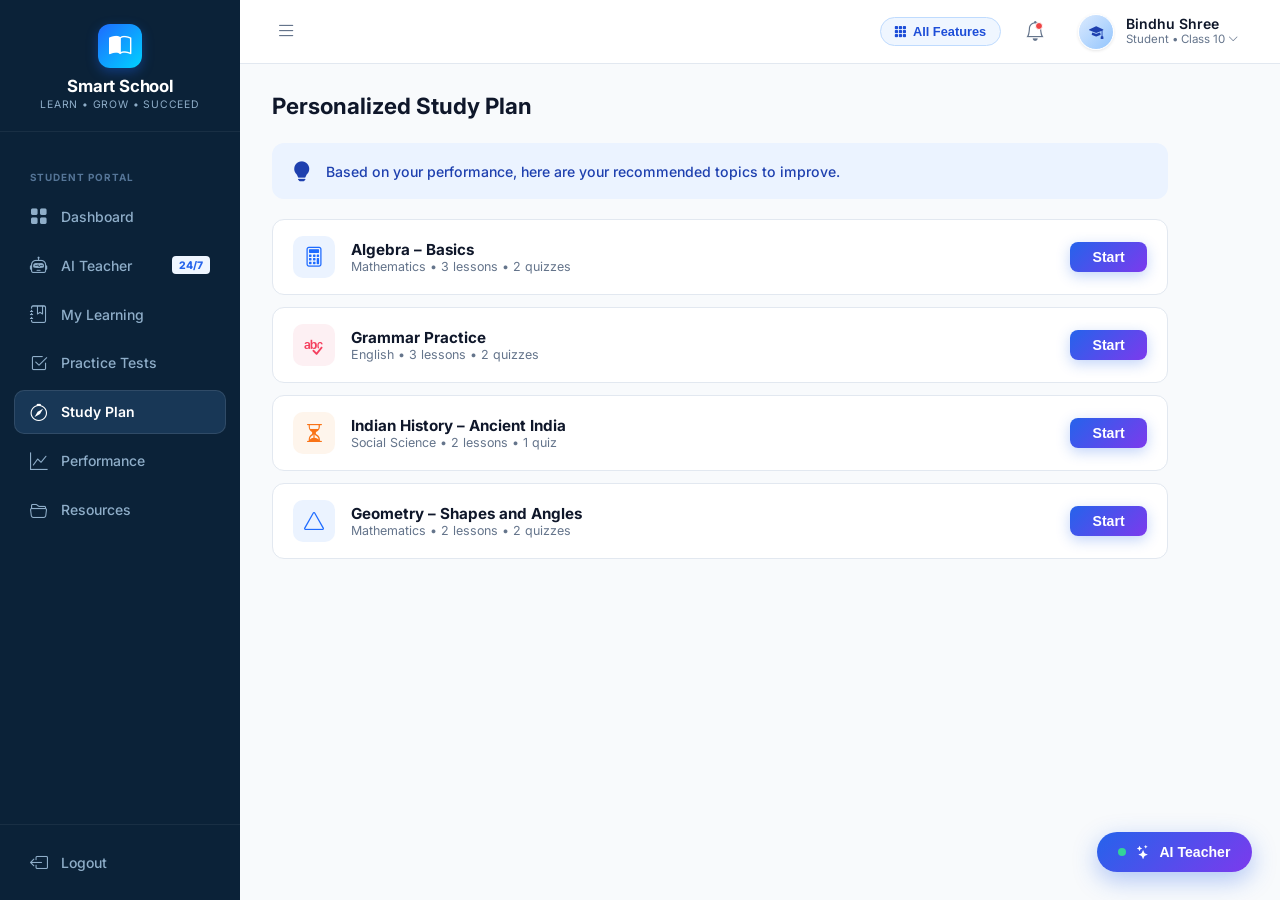
<file: frontend/study-plan.html>
<!DOCTYPE html>
<html lang="en">
<head>
    <meta charset="UTF-8">
    <meta name="viewport" content="width=device-width, initial-scale=1.0">
    <title>Personalized Study Plan – Smart School</title>
    <!-- Google Fonts & Bootstrap Icons -->
    <link href="https://fonts.googleapis.com/css2?family=Inter:wght@300;400;500;600;700;800&display=swap" rel="stylesheet">
    <link rel="stylesheet" href="https://cdn.jsdelivr.net/npm/bootstrap-icons@1.11.3/font/bootstrap-icons.min.css">
    <link rel="stylesheet" href="css/style.css">
</head>
<body>

    <div class="app-container">
        
        <!-- Sidebar -->
        <aside class="app-sidebar" id="appSidebar">
            <div class="sidebar-brand">
                <div class="sidebar-brand-icon"><i class="bi bi-book-half"></i></div>
                <div class="sidebar-brand-title">Smart School</div>
                <div class="sidebar-brand-subtitle">Learn &bull; Grow &bull; Succeed</div>
            </div>

            <nav class="sidebar-nav">
                <a href="student.html" class="sidebar-nav-item">
                    <i class="bi bi-grid-fill"></i>
                    <span>Dashboard</span>
                </a>
                <a href="materials.html" class="sidebar-nav-item">
                    <i class="bi bi-journal-bookmark"></i>
                    <span>My Learning</span>
                </a>
                <a href="quiz.html" class="sidebar-nav-item">
                    <i class="bi bi-check2-square"></i>
                    <span>Practice Tests</span>
                </a>
                <a href="performance.html" class="sidebar-nav-item">
                    <i class="bi bi-graph-up"></i>
                    <span>Performance</span>
                </a>
                <a href="resources.html" class="sidebar-nav-item">
                    <i class="bi bi-folder2-open"></i>
                    <span>Resources</span>
                </a>
                <a href="student.html" class="sidebar-nav-item">
                    <i class="bi bi-person"></i>
                    <span>Profile</span>
                </a>
            </nav>

            <div class="sidebar-footer">
                <a href="index.html" class="sidebar-nav-item">
                    <i class="bi bi-box-arrow-left"></i>
                    <span>Logout</span>
                </a>
            </div>
        </aside>

        <!-- Main Content -->
        <div class="app-content">
            <!-- Topbar (Screen 5) -->
            <header class="app-topbar">
                <div class="topbar-left">
                    <button class="btn-sidebar-toggle" id="btnToggleSidebar"><i class="bi bi-list"></i></button>
                </div>
                <div class="topbar-right">
                    <div class="notification-bell">
                        <i class="bi bi-bell"></i>
                        <span class="notification-dot"></span>
                    </div>
                    <div class="user-profile-pill">
                        <div class="user-avatar-img"><i class="bi bi-person-fill"></i></div>
                        <div class="user-info-text">
                            <div class="user-info-name">Bindhu Shree</div>
                            <div class="user-info-role">Student <i class="bi bi-chevron-down ms-1" style="font-size: 0.65rem;"></i></div>
                        </div>
                    </div>
                </div>
            </header>

            <main class="page-body" style="max-width: 960px;">
                
                <!-- Page Header -->
                <div class="page-header mb-4">
                    <h2 class="page-title">Personalized Study Plan</h2>
                </div>

                <!-- Recommendation Banner (Screen 5) -->
                <div class="recommend-banner">
                    <i class="bi bi-lightbulb-fill" style="font-size: 1.25rem;"></i>
                    <span>Based on your performance, here are your recommended topics to improve.</span>
                </div>

                <!-- 4 Study Plan Items (Screen 5) -->
                <div class="study-plan-list">
                    
                    <!-- Item 1: Algebra - Basics -->
                    <div class="study-plan-item" style="cursor: pointer;" onclick="openStudyTopic('Algebra &ndash; Basics', 'Mathematics', '3 lessons &bull; 2 quizzes', '#ebf3ff', '#1e6bff', 'bi-calculator', ['Quadratic Formulas & Roots', 'Solving by Factorization', 'Completing the Square Method'])">
                        <div class="study-plan-left">
                            <div class="study-plan-icon" style="background-color: #ebf3ff; color: #1e6bff;">
                                <i class="bi bi-calculator"></i>
                            </div>
                            <div>
                                <div style="font-weight: 700; font-size: 0.95rem; color: #0f172a;">Algebra &ndash; Basics</div>
                                <div style="font-size: 0.78rem; color: #64748b;">Mathematics &bull; 3 lessons &bull; 2 quizzes</div>
                            </div>
                        </div>
                        <button class="btn-smart-primary" style="padding: 0.45rem 1.4rem; border-radius: 8px;" onclick="event.stopPropagation(); openStudyTopic('Algebra &ndash; Basics', 'Mathematics', '3 lessons &bull; 2 quizzes', '#ebf3ff', '#1e6bff', 'bi-calculator', ['Quadratic Formulas & Roots', 'Solving by Factorization', 'Completing the Square Method'])">
                            Start
                        </button>
                    </div>

                    <!-- Item 2: Grammar Practice -->
                    <div class="study-plan-item" style="cursor: pointer;" onclick="openStudyTopic('Grammar Practice', 'English', '3 lessons &bull; 2 quizzes', '#fdf0f3', '#f43f5e', 'bi-spellcheck', ['Active and Passive Voice Rules', 'Direct to Indirect Speech Transformations', 'Subject-Verb Agreement Exercises'])">
                        <div class="study-plan-left">
                            <div class="study-plan-icon" style="background-color: #fdf0f3; color: #f43f5e;">
                                <i class="bi bi-spellcheck"></i>
                            </div>
                            <div>
                                <div style="font-weight: 700; font-size: 0.95rem; color: #0f172a;">Grammar Practice</div>
                                <div style="font-size: 0.78rem; color: #64748b;">English &bull; 3 lessons &bull; 2 quizzes</div>
                            </div>
                        </div>
                        <button class="btn-smart-primary" style="padding: 0.45rem 1.4rem; border-radius: 8px;" onclick="event.stopPropagation(); openStudyTopic('Grammar Practice', 'English', '3 lessons &bull; 2 quizzes', '#fdf0f3', '#f43f5e', 'bi-spellcheck', ['Active and Passive Voice Rules', 'Direct to Indirect Speech Transformations', 'Subject-Verb Agreement Exercises'])">
                            Start
                        </button>
                    </div>

                    <!-- Item 3: Indian History - Ancient India -->
                    <div class="study-plan-item" style="cursor: pointer;" onclick="openStudyTopic('Indian History &ndash; Ancient India', 'Social Science', '2 lessons &bull; 1 quiz', '#fef5ec', '#f97316', 'bi-hourglass-split', ['Indus Valley Urban Architecture', 'Vedic Literature & Philosophy', 'Maurya Empire Governance'])">
                        <div class="study-plan-left">
                            <div class="study-plan-icon" style="background-color: #fef5ec; color: #f97316;">
                                <i class="bi bi-hourglass-split"></i>
                            </div>
                            <div>
                                <div style="font-weight: 700; font-size: 0.95rem; color: #0f172a;">Indian History &ndash; Ancient India</div>
                                <div style="font-size: 0.78rem; color: #64748b;">Social Science &bull; 2 lessons &bull; 1 quiz</div>
                            </div>
                        </div>
                        <button class="btn-smart-primary" style="padding: 0.45rem 1.4rem; border-radius: 8px;" onclick="event.stopPropagation(); openStudyTopic('Indian History &ndash; Ancient India', 'Social Science', '2 lessons &bull; 1 quiz', '#fef5ec', '#f97316', 'bi-hourglass-split', ['Indus Valley Urban Architecture', 'Vedic Literature & Philosophy', 'Maurya Empire Governance'])">
                            Start
                        </button>
                    </div>

                    <!-- Item 4: Geometry - Shapes and Angles -->
                    <div class="study-plan-item" style="cursor: pointer;" onclick="openStudyTopic('Geometry &ndash; Shapes and Angles', 'Mathematics', '2 lessons &bull; 2 quizzes', '#ebf3ff', '#1e6bff', 'bi-triangle', ['Triangle Congruence & Similarity Criteria', 'Pythagoras Theorem Proofs', 'Circle Tangent Theorems'])">
                        <div class="study-plan-left">
                            <div class="study-plan-icon" style="background-color: #ebf3ff; color: #1e6bff;">
                                <i class="bi bi-triangle"></i>
                            </div>
                            <div>
                                <div style="font-weight: 700; font-size: 0.95rem; color: #0f172a;">Geometry &ndash; Shapes and Angles</div>
                                <div style="font-size: 0.78rem; color: #64748b;">Mathematics &bull; 2 lessons &bull; 2 quizzes</div>
                            </div>
                        </div>
                        <button class="btn-smart-primary" style="padding: 0.45rem 1.4rem; border-radius: 8px;" onclick="event.stopPropagation(); openStudyTopic('Geometry &ndash; Shapes and Angles', 'Mathematics', '2 lessons &bull; 2 quizzes', '#ebf3ff', '#1e6bff', 'bi-triangle', ['Triangle Congruence & Similarity Criteria', 'Pythagoras Theorem Proofs', 'Circle Tangent Theorems'])">
                            Start
                        </button>
                    </div>

                </div>

            </main>
        </div>
    </div>

    <!-- Study Topic Modal -->
    <div class="smart-modal-backdrop" id="studyTopicModal">
        <div class="smart-modal-dialog">
            <div class="smart-modal-header">
                <h3 class="smart-modal-title">
                    <i class="bi bi-compass-fill text-primary"></i>
                    <span id="studyTopicTitle">Study Module</span>
                </h3>
                <button class="smart-modal-close" onclick="closeStudyTopicModal()">&times;</button>
            </div>
            <div class="smart-modal-body">
                <div class="d-flex align-items-center gap-3 p-3 mb-3 rounded-3" id="studyTopicBanner" style="background: #ebf3ff;">
                    <div id="studyTopicIcon" style="width: 48px; height: 48px; border-radius: 12px; background: #ffffff; color: #1e6bff; display: flex; align-items: center; justify-content: center; font-size: 1.4rem;">
                        <i class="bi bi-calculator"></i>
                    </div>
                    <div>
                        <h4 id="studyTopicHeading" style="font-weight: 700; font-size: 1.1rem; color: #0f172a; margin: 0 0 2px 0;">Algebra &ndash; Basics</h4>
                        <div id="studyTopicMeta" style="font-size: 0.8rem; color: #64748b;">Mathematics &bull; Remedial Module</div>
                    </div>
                </div>

                <h5 style="font-size: 0.95rem; font-weight: 700; color: #0f172a; margin-bottom: 0.75rem;">Interactive Learning Pathway</h5>
                <div id="studyTopicLessonsList" style="display: flex; flex-direction: column; gap: 0.5rem; margin-bottom: 1.25rem;"></div>

                <div style="display: grid; grid-template-columns: 1fr 1fr; gap: 0.75rem;">
                    <a href="quiz.html" id="btnStartTopicQuiz" class="btn-smart-primary text-center" style="padding: 0.65rem 1rem; border-radius: 8px;">
                        <i class="bi bi-play-circle-fill me-1"></i> Start Topic Quiz
                    </a>
                    <a href="resources.html" class="btn-smart-outline text-center" style="padding: 0.65rem 1rem; border-radius: 8px;">
                        <i class="bi bi-file-earmark-pdf me-1"></i> Read Summary Notes
                    </a>
                </div>
            </div>
            <div class="smart-modal-footer">
                <button class="btn-smart-outline" onclick="closeStudyTopicModal()">Close</button>
            </div>
        </div>
    </div>

    <!-- Scripts -->
    <script src="js/api.js"></script>
    <script src="js/auth.js"></script>
    <script>
        document.getElementById('btnToggleSidebar')?.addEventListener('click', () => {
            document.getElementById('appSidebar').classList.toggle('show');
        });

        const subjectKeyMap = {
            'Mathematics': 'math',
            'Science': 'science',
            'English': 'english',
            'Social Science': 'social',
            'Kannada': 'kannada'
        };

        function openStudyTopic(title, subject, meta, bg, color, icon, lessons) {
            document.getElementById('studyTopicTitle').textContent = title.replace(/&ndash;/g, '–');
            document.getElementById('studyTopicHeading').innerHTML = title;
            document.getElementById('studyTopicMeta').innerHTML = `${subject} &bull; ${meta}`;
            
            const banner = document.getElementById('studyTopicBanner');
            banner.style.background = bg;

            const iconDiv = document.getElementById('studyTopicIcon');
            iconDiv.style.color = color;
            iconDiv.innerHTML = `<i class="bi ${icon}"></i>`;

            const list = document.getElementById('studyTopicLessonsList');
            list.innerHTML = lessons.map((les, idx) => `
                <div style="display: flex; justify-content: space-between; align-items: center; padding: 0.65rem 0.85rem; border: 1px solid var(--border-color); border-radius: 8px; background: #ffffff;">
                    <div style="display: flex; align-items: center; gap: 0.65rem;">
                        <span style="width: 24px; height: 24px; border-radius: 50%; background: #f1f5f9; color: #475569; display: flex; align-items: center; justify-content: center; font-size: 0.75rem; font-weight: 700;">${idx + 1}</span>
                        <span style="font-size: 0.88rem; font-weight: 600; color: #0f172a;">${les}</span>
                    </div>
                    <button class="btn-smart-outline" style="padding: 0.2rem 0.65rem; font-size: 0.75rem; border-radius: 6px;" onclick="SmartToast.show('Starting lesson: ${les}', 'info')">
                        Learn &rarr;
                    </button>
                </div>
            `).join('');

            const subKey = subjectKeyMap[subject] || 'math';
            const quizBtn = document.getElementById('btnStartTopicQuiz');
            if (quizBtn) {
                quizBtn.href = `quiz.html?subject=${subKey}`;
            }

            document.getElementById('studyTopicModal').classList.add('show');
        }

        function closeStudyTopicModal() {
            document.getElementById('studyTopicModal').classList.remove('show');
        }
    </script>
</body>
</html>
</file>
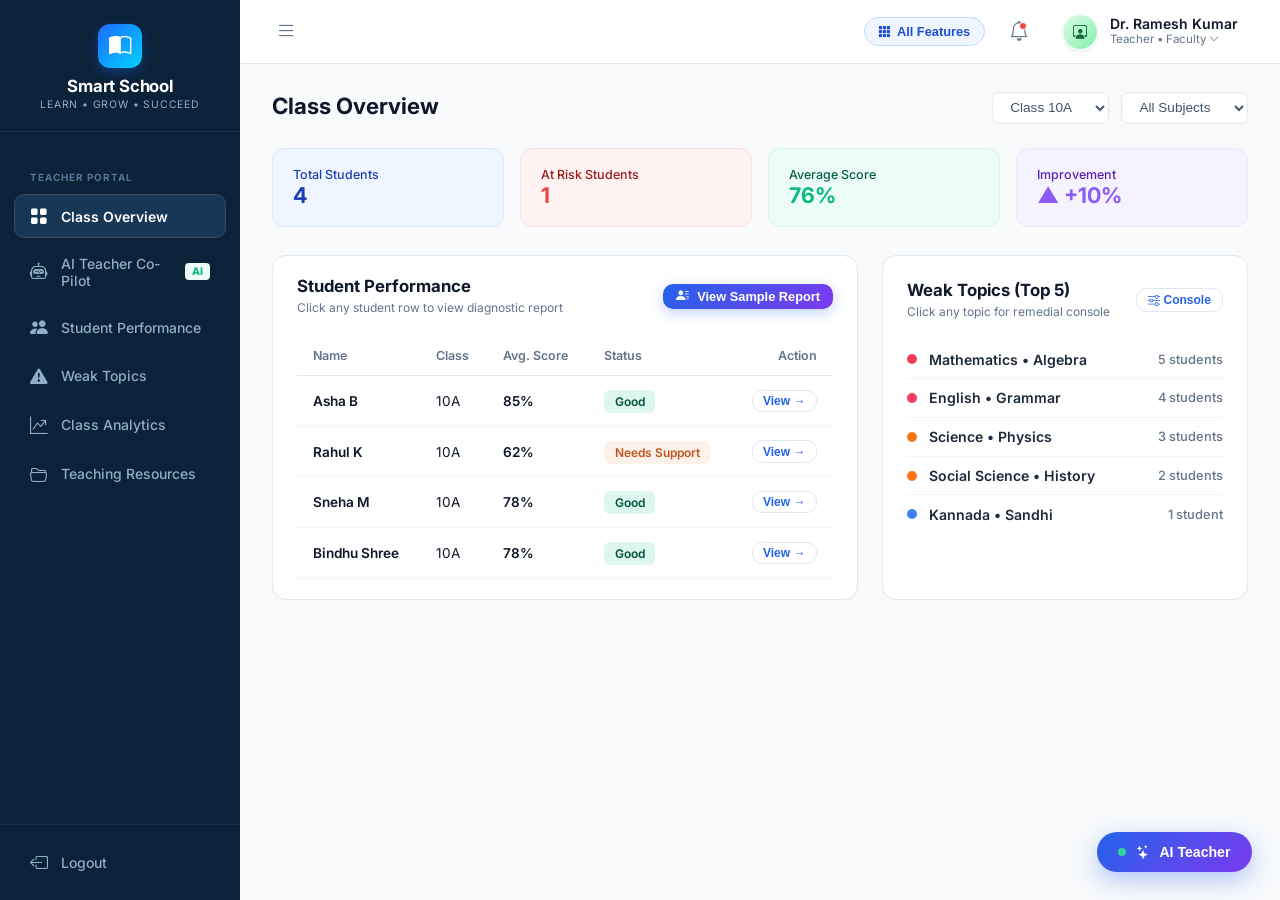
<file: frontend/teacher.html>
<!DOCTYPE html>
<html lang="en">
<head>
    <meta charset="UTF-8">
    <meta name="viewport" content="width=device-width, initial-scale=1.0">
    <title>Teacher Dashboard – Smart School</title>
    <!-- Google Fonts & Bootstrap Icons -->
    <link href="https://fonts.googleapis.com/css2?family=Inter:wght@300;400;500;600;700;800&display=swap" rel="stylesheet">
    <link rel="stylesheet" href="https://cdn.jsdelivr.net/npm/bootstrap-icons@1.11.3/font/bootstrap-icons.min.css">
    <link rel="stylesheet" href="css/style.css">
</head>
<body>

    <div class="app-container">
        
        <!-- Sidebar -->
        <aside class="app-sidebar" id="appSidebar">
            <div class="sidebar-brand">
                <div class="sidebar-brand-icon"><i class="bi bi-book-half"></i></div>
                <div class="sidebar-brand-title">Smart School</div>
                <div class="sidebar-brand-subtitle">Learn &bull; Grow &bull; Succeed</div>
            </div>

            <nav class="sidebar-nav">
                <div class="sidebar-section-title">Teacher Portal</div>
                <a href="teacher.html" class="sidebar-nav-item active">
                    <i class="bi bi-grid-fill"></i>
                    <span>Class Overview</span>
                </a>
                <a href="ai-teacher.html" class="sidebar-nav-item">
                    <i class="bi bi-robot text-success"></i>
                    <span>AI Teacher Co-Pilot</span>
                    <span style="margin-left: auto; background: #ecfdf5; color: #10b981; font-size: 0.65rem; font-weight: 800; padding: 0.15rem 0.45rem; border-radius: 4px;">AI</span>
                </a>
                <a href="teacher.html#performance-table" class="sidebar-nav-item" onclick="navigateToPerformance(); return false;">
                    <i class="bi bi-people-fill"></i>
                    <span>Student Performance</span>
                </a>
                <a href="teacher.html#weak-topics" class="sidebar-nav-item" onclick="navigateToWeakTopics(); return false;">
                    <i class="bi bi-exclamation-triangle-fill"></i>
                    <span>Weak Topics</span>
                </a>
                <a href="analytics.html" class="sidebar-nav-item">
                    <i class="bi bi-graph-up-arrow"></i>
                    <span>Class Analytics</span>
                </a>
                <a href="resources.html" class="sidebar-nav-item">
                    <i class="bi bi-folder2-open"></i>
                    <span>Teaching Resources</span>
                </a>
            </nav>

            <div class="sidebar-footer">
                <a href="index.html" class="sidebar-nav-item">
                    <i class="bi bi-box-arrow-left"></i>
                    <span>Logout</span>
                </a>
            </div>
        </aside>

        <!-- Main Content -->
        <div class="app-content">
            <!-- Topbar (Screen 7) -->
            <header class="app-topbar">
                <div class="topbar-left">
                    <button class="btn-sidebar-toggle" id="btnToggleSidebar"><i class="bi bi-list"></i></button>
                </div>
                <div class="topbar-right">
                    <div class="notification-bell">
                        <i class="bi bi-bell"></i>
                        <span class="notification-dot"></span>
                    </div>
                    <div class="user-profile-pill">
                        <div class="user-avatar-img" style="background: linear-gradient(135deg, #dcfce7, #86efac); color: #166534;">
                            <i class="bi bi-person-workspace"></i>
                        </div>
                        <div class="user-info-text">
                            <div class="user-info-name">Dr. Ramesh Kumar</div>
                            <div class="user-info-role">Teacher &bull; Faculty <i class="bi bi-chevron-down ms-1" style="font-size: 0.65rem;"></i></div>
                        </div>
                    </div>
                </div>
            </header>

            <main class="page-body">
                
                <!-- Page Header with Filters (Screen 7) -->
                <div style="display: flex; justify-content: space-between; align-items: center; margin-bottom: 1.5rem;">
                    <div>
                        <h2 class="page-title">Class Overview</h2>
                    </div>
                    <div style="display: flex; gap: 0.75rem;">
                        <select id="teacherClassFilter" onchange="filterStudents()" style="padding: 0.4rem 0.85rem; border-radius: 8px; border: 1px solid var(--border-color); background: #ffffff; font-size: 0.85rem; color: #475569; font-weight: 500; outline: none; cursor: pointer;">
                            <option value="all">All Classes</option>
                            <option value="10A" selected>Class 10A</option>
                            <option value="10B">Class 10B</option>
                            <option value="9A">Class 9A</option>
                        </select>
                        <select id="teacherSubjectFilter" onchange="filterStudents()" style="padding: 0.4rem 0.85rem; border-radius: 8px; border: 1px solid var(--border-color); background: #ffffff; font-size: 0.85rem; color: #475569; font-weight: 500; outline: none; cursor: pointer;">
                            <option value="all">All Subjects</option>
                            <option value="math">Mathematics</option>
                            <option value="sci">Science</option>
                            <option value="eng">English</option>
                        </select>
                    </div>
                </div>

                <!-- 4 Stat Cards (Screen 7) -->
                <div class="stat-card-grid">
                    <!-- Total Students -->
                    <div class="stat-pill-card" style="background-color: #eff6ff; border-color: #dbeafe;">
                        <div>
                            <div class="stat-info-label" style="color: #1e40af;">Total Students</div>
                            <div class="stat-info-val" id="statTotalStudents" style="color: #1e40af;">32</div>
                        </div>
                    </div>

                    <!-- At Risk Students -->
                    <div class="stat-pill-card" style="background-color: #fef2f2; border-color: #fee2e2;">
                        <div>
                            <div class="stat-info-label" style="color: #991b1b;">At Risk Students</div>
                            <div class="stat-info-val" id="statAtRiskStudents" style="color: #ef4444;">8</div>
                        </div>
                    </div>

                    <!-- Average Score -->
                    <div class="stat-pill-card" style="background-color: #ecfdf5; border-color: #d1fae5;">
                        <div>
                            <div class="stat-info-label" style="color: #065f46;">Average Score</div>
                            <div class="stat-info-val" id="statAvgScore" style="color: #10b981;">68%</div>
                        </div>
                    </div>

                    <!-- Improvement -->
                    <div class="stat-pill-card" style="background-color: #f5f3ff; border-color: #ede9fe;">
                        <div>
                            <div class="stat-info-label" style="color: #5b21b6;">Improvement</div>
                            <div class="stat-info-val" style="color: #8b5cf6;">&#9650; +10%</div>
                        </div>
                    </div>
                </div>

                <!-- 2-Column Grid: Student Performance Table + Weak Topics (Top 5) -->
                <div style="display: grid; grid-template-columns: 1.6fr 1fr; gap: 1.5rem;">
                    
                    <!-- Left: Student Performance Table (Screen 7) -->
                    <div class="content-card" id="performance-table" style="padding: 1.25rem 1.5rem; scroll-margin-top: 80px; transition: all 0.3s ease;">
                        <div class="content-card-header d-flex justify-content-between align-items-center">
                            <div>
                                <h3 class="content-card-title mb-0">Student Performance</h3>
                                <span style="font-size: 0.75rem; color: #64748b;">Click any student row to view diagnostic report</span>
                            </div>
                            <button class="btn-smart-primary" onclick="openStudentModal(6)" style="padding: 0.3rem 0.8rem; font-size: 0.8rem;">
                                <i class="bi bi-person-lines-fill me-1"></i> View Sample Report
                            </button>
                        </div>

                        <table class="smart-table">
                            <thead>
                                <tr>
                                    <th>Name</th>
                                    <th>Class</th>
                                    <th>Avg. Score</th>
                                    <th>Status</th>
                                    <th style="text-align: right;">Action</th>
                                </tr>
                            </thead>
                            <tbody id="teacherStudentTableBody">
                                <!-- Populated dynamically -->
                            </tbody>
                        </table>
                    </div>

                    <!-- Right: Weak Topics (Top 5) (Screen 7) -->
                    <div class="content-card" id="weak-topics" style="scroll-margin-top: 80px; transition: all 0.3s ease;">
                        <div class="content-card-header d-flex justify-content-between align-items-center">
                            <div>
                                <h3 class="content-card-title mb-0">Weak Topics (Top 5)</h3>
                                <span style="font-size: 0.75rem; color: #64748b;">Click any topic for remedial console</span>
                            </div>
                            <button class="btn-smart-outline" onclick="openWeakTopicModal('Mathematics')" style="padding: 0.25rem 0.7rem; font-size: 0.75rem;">
                                <i class="bi bi-sliders me-1"></i> Console
                            </button>
                        </div>

                        <div class="weak-topics-list">
                            <!-- Mathematics -->
                            <div class="weak-topic-item" style="cursor: pointer;" onclick="openWeakTopicModal('Mathematics')">
                                <span class="weak-topic-dot red"></span>
                                <span class="weak-topic-name">Mathematics &bull; Algebra</span>
                                <span class="weak-topic-count">5 students</span>
                            </div>

                            <!-- English -->
                            <div class="weak-topic-item" style="cursor: pointer;" onclick="openWeakTopicModal('English')">
                                <span class="weak-topic-dot red"></span>
                                <span class="weak-topic-name">English &bull; Grammar</span>
                                <span class="weak-topic-count">4 students</span>
                            </div>

                            <!-- Science -->
                            <div class="weak-topic-item" style="cursor: pointer;" onclick="openWeakTopicModal('Science')">
                                <span class="weak-topic-dot orange"></span>
                                <span class="weak-topic-name">Science &bull; Physics</span>
                                <span class="weak-topic-count">3 students</span>
                            </div>

                            <!-- Social Science -->
                            <div class="weak-topic-item" style="cursor: pointer;" onclick="openWeakTopicModal('Social Science')">
                                <span class="weak-topic-dot orange"></span>
                                <span class="weak-topic-name">Social Science &bull; History</span>
                                <span class="weak-topic-count">2 students</span>
                            </div>

                            <!-- Kannada -->
                            <div class="weak-topic-item" style="cursor: pointer;" onclick="openWeakTopicModal('Kannada')">
                                <span class="weak-topic-dot blue"></span>
                                <span class="weak-topic-name">Kannada &bull; Sandhi</span>
                                <span class="weak-topic-count">1 student</span>
                            </div>
                        </div>
                    </div>

                </div>

            </main>
        </div>
    </div>

    <!-- Student Detail Modal -->
    <div class="smart-modal-backdrop" id="studentDetailModal">
        <div class="smart-modal-dialog">
            <div class="smart-modal-header">
                <h3 class="smart-modal-title">
                    <i class="bi bi-person-badge-fill text-primary"></i>
                    <span id="modalStudentName">Student Report</span>
                </h3>
                <button class="smart-modal-close" onclick="closeStudentModal()">&times;</button>
            </div>
            <div class="smart-modal-body">
                <div class="d-flex align-items-center justify-content-between p-3 mb-3 rounded-3" style="background: #f8fafc; border: 1px solid var(--border-color);">
                    <div>
                        <div style="font-weight: 700; font-size: 1.05rem; color: #0f172a;" id="modalStudentFullName">Bindhu Shree</div>
                        <div style="font-size: 0.8rem; color: #64748b;" id="modalStudentMeta">Class 10A &bull; Roll No: 10101 &bull; 94% Attendance</div>
                    </div>
                    <div>
                        <span id="modalStudentStatusBadge" class="badge-status-good">Good</span>
                    </div>
                </div>

                <h5 style="font-size: 0.95rem; font-weight: 700; color: #0f172a; margin-bottom: 0.75rem;">Subject Performance Breakdown</h5>
                <div id="modalSubjectBreakdown" style="display: flex; flex-direction: column; gap: 0.6rem; margin-bottom: 1.25rem;"></div>

                <div class="p-3 mb-3 rounded-3" style="background: #eff6ff; border: 1px solid #bfdbfe;">
                    <div style="font-weight: 700; font-size: 0.88rem; color: #1e40af; margin-bottom: 0.25rem;">
                        <i class="bi bi-cpu me-1"></i> AI / ML Academic Prediction
                    </div>
                    <div style="font-size: 0.82rem; color: #1e3a8a;" id="modalStudentPrediction">
                        Expected Final Exam Score: <strong>84.2%</strong> &bull; Risk Level: <span class="badge bg-success">Low Risk</span>
                    </div>
                </div>

                <h5 style="font-size: 0.95rem; font-weight: 700; color: #0f172a; margin-bottom: 0.5rem;">Identified Weak Topics</h5>
                <div id="modalWeakTopics" style="display: flex; gap: 0.5rem; flex-wrap: wrap; margin-bottom: 1.25rem;"></div>
            </div>
            <div class="smart-modal-footer" style="flex-wrap: wrap; gap: 0.6rem;">
                <button class="btn-smart-outline" onclick="openAiTeacherFromStudentModal()">
                    <i class="bi bi-robot text-primary me-1"></i> Launch AI Teacher Lesson
                </button>
                <button class="btn-smart-primary" onclick="sendRemedialFromModal()">
                    <i class="bi bi-send-fill me-1"></i> Send Remedial Worksheet
                </button>
                <button class="btn-smart-outline" onclick="closeStudentModal()">Close</button>
            </div>
        </div>
    </div>

    <!-- Weak Topic Remedial Modal -->
    <div class="smart-modal-backdrop" id="weakTopicModal">
        <div class="smart-modal-dialog" style="max-width: 720px;">
            <div class="smart-modal-header">
                <h3 class="smart-modal-title">
                    <i class="bi bi-exclamation-triangle-fill text-danger"></i>
                    <span id="weakModalTitle">Weak Topic Remedial Console</span>
                </h3>
                <button class="smart-modal-close" onclick="closeWeakTopicModal()">&times;</button>
            </div>
            <div class="smart-modal-body">
                <!-- Diagnostic Summary Header -->
                <div class="d-flex flex-wrap align-items-center justify-content-between p-3 mb-3 rounded-3" style="background: #fff7ed; border: 1px solid #fed7aa;">
                    <div>
                        <div style="font-weight: 700; font-size: 1rem; color: #9a3412;" id="weakModalSubjectLabel">Mathematics &bull; Algebra</div>
                        <div style="font-size: 0.8rem; color: #c2410c;" id="weakModalStatsLabel">5 Students Struggling &bull; Diagnostic Accuracy: 48%</div>
                    </div>
                    <div>
                        <span id="weakModalSeverityBadge" class="badge-status-needs-support">Critical Remedial</span>
                    </div>
                </div>

                <!-- AI Diagnostic Insight -->
                <div class="p-3 mb-3 rounded-3" style="background: #eff6ff; border: 1px solid #bfdbfe;">
                    <div style="font-weight: 700; font-size: 0.88rem; color: #1e40af; margin-bottom: 0.35rem;">
                        <i class="bi bi-cpu-fill me-1 text-primary"></i> AI Diagnostic Root Cause Analysis
                    </div>
                    <div style="font-size: 0.82rem; color: #1e3a8a; line-height: 1.5;" id="weakModalDiagnosisText">
                        Students struggle with quadratic equation roots when b is negative and factoring polynomials.
                    </div>
                </div>

                <!-- Affected Students List with Checkboxes -->
                <div class="mb-3">
                    <div class="d-flex justify-content-between align-items-center mb-2">
                        <span style="font-size: 0.88rem; font-weight: 700; color: #0f172a;">Affected Students Requiring Remediation</span>
                        <label style="font-size: 0.78rem; color: #2563eb; cursor: pointer; font-weight: 600;">
                            <input type="checkbox" id="checkSelectAllWeak" checked onchange="toggleSelectAllWeak(this)"> Select All
                        </label>
                    </div>
                    <div id="weakModalStudentList" style="max-height: 180px; overflow-y: auto;">
                        <!-- Populated dynamically -->
                    </div>
                </div>

                <!-- Challenging Sample Questions -->
                <div class="mb-2">
                    <div style="font-size: 0.88rem; font-weight: 700; color: #0f172a; margin-bottom: 0.5rem;">
                        <i class="bi bi-question-circle-fill text-warning me-1"></i> High-Error Questions in Recent Assessment
                    </div>
                    <div id="weakModalQuestionsList">
                        <!-- Populated dynamically -->
                    </div>
                </div>
            </div>
            <div class="smart-modal-footer" style="flex-wrap: wrap; gap: 0.6rem;">
                <button class="btn-smart-outline" onclick="launchAiTeacherForTopic()">
                    <i class="bi bi-robot text-primary me-1"></i> AI Teacher Lesson Plan
                </button>
                <button class="btn-smart-primary" onclick="dispatchWeakTopicRemedial()">
                    <i class="bi bi-send-fill me-1"></i> Dispatch Remedial Worksheet
                </button>
                <button class="btn-smart-outline" onclick="closeWeakTopicModal()">Close</button>
            </div>
        </div>
    </div>

    <!-- Scripts -->
    <script src="js/api.js"></script>
    <script src="js/auth.js"></script>
    <script>
        document.getElementById('btnToggleSidebar')?.addEventListener('click', () => {
            document.getElementById('appSidebar').classList.toggle('show');
        });

        const studentsData = [
            {
                id: 1,
                name: "Asha B",
                class: "10A",
                score: 85,
                status: "good",
                attendance: "96%",
                prediction: "88.5% (Low Risk)",
                subjects: { Maths: 88, Science: 82, English: 90, Social: 84, Kannada: 86 },
                weakTopics: ["Trigonometry"]
            },
            {
                id: 2,
                name: "Rahul K",
                class: "10A",
                score: 62,
                status: "needs-support",
                attendance: "84%",
                prediction: "64.0% (Medium Risk)",
                subjects: { Maths: 54, Science: 60, English: 70, Social: 58, Kannada: 68 },
                weakTopics: ["Algebra", "Physics: Motion", "History"]
            },
            {
                id: 3,
                name: "Sneha M",
                class: "10A",
                score: 78,
                status: "good",
                attendance: "92%",
                prediction: "81.0% (Low Risk)",
                subjects: { Maths: 76, Science: 80, English: 82, Social: 74, Kannada: 78 },
                weakTopics: ["Chemical Reactions"]
            },
            {
                id: 4,
                name: "Vijay S",
                class: "10B",
                score: 55,
                status: "needs-support",
                attendance: "78%",
                prediction: "56.5% (High Risk)",
                subjects: { Maths: 48, Science: 52, English: 64, Social: 55, Kannada: 56 },
                weakTopics: ["Quadratic Equations", "Acids & Bases", "Grammar"]
            },
            {
                id: 5,
                name: "Pooja D",
                class: "10B",
                score: 88,
                status: "good",
                attendance: "98%",
                prediction: "91.2% (Low Risk)",
                subjects: { Maths: 92, Science: 89, English: 85, Social: 87, Kannada: 90 },
                weakTopics: ["None identified"]
            },
            {
                id: 6,
                name: "Bindhu Shree",
                class: "10A",
                score: 78,
                status: "good",
                attendance: "94%",
                prediction: "84.5% (Low Risk)",
                subjects: { Maths: 85, Science: 70, English: 90, Social: 75, Kannada: 80 },
                weakTopics: ["Algebra Basics", "Newton's Laws"]
            }
        ];

        const weakTopicsData = {
            'Mathematics': {
                title: 'Mathematics • Algebra & Quadratic Equations',
                subject: 'Mathematics',
                accuracy: '48%',
                severity: 'Critical Attention',
                severityClass: 'badge-status-needs-support',
                studentsCount: 5,
                students: [
                    { id: 2, name: 'Rahul K', class: '10A', score: 48, roll: '10102' },
                    { id: 4, name: 'Vijay S', class: '10B', score: 52, roll: '10104' },
                    { id: 3, name: 'Sneha M', class: '10A', score: 58, roll: '10103' },
                    { id: 1, name: 'Asha B', class: '10A', score: 61, roll: '10101' },
                    { id: 6, name: 'Bindhu Shree', class: '10A', score: 64, roll: '10106' }
                ],
                diagnosis: 'Students struggle with finding roots using the quadratic formula x = (-b ± √(b² - 4ac)) / 2a when b is negative, and factoring trinomials.',
                sampleQuestions: [
                    { q: 'Solve 2x² - 5x + 2 = 0 for x.', errRate: '80% incorrect' },
                    { q: 'Determine the nature of roots for 3x² - 2x + 1 = 0.', errRate: '65% incorrect' }
                ]
            },
            'English': {
                title: 'English • Tenses & Subject-Verb Agreement',
                subject: 'English',
                accuracy: '54%',
                severity: 'Moderate Concern',
                severityClass: 'badge-status-needs-support',
                studentsCount: 4,
                students: [
                    { id: 2, name: 'Rahul K', class: '10A', score: 50, roll: '10102' },
                    { id: 4, name: 'Vijay S', class: '10B', score: 52, roll: '10104' },
                    { id: 3, name: 'Sneha M', class: '10A', score: 60, roll: '10103' },
                    { id: 6, name: 'Bindhu Shree', class: '10A', score: 62, roll: '10106' }
                ],
                diagnosis: 'Confusion between past continuous and past perfect tenses in conditional clauses (e.g., "If I had known...").',
                sampleQuestions: [
                    { q: 'Fill in the blank: "Neither the teacher nor the students ___ present."', errRate: '75% incorrect' },
                    { q: 'Identify the incorrect tense: "She has gone yesterday."', errRate: '60% incorrect' }
                ]
            },
            'Science': {
                title: 'Science • Ray Optics & Newton\'s Laws of Motion',
                subject: 'Science',
                accuracy: '58%',
                severity: 'Moderate Concern',
                severityClass: 'badge-status-needs-support',
                studentsCount: 3,
                students: [
                    { id: 2, name: 'Rahul K', class: '10A', score: 52, roll: '10102' },
                    { id: 4, name: 'Vijay S', class: '10B', score: 56, roll: '10104' },
                    { id: 6, name: 'Bindhu Shree', class: '10A', score: 65, roll: '10106' }
                ],
                diagnosis: 'Sign convention errors in lens and mirror formula (1/f = 1/v - 1/u), and free-body diagram vector resolution.',
                sampleQuestions: [
                    { q: 'Calculate focal length of concave mirror with u = -20cm and v = -30cm.', errRate: '70% incorrect' },
                    { q: 'A 5kg block accelerates at 2m/s². What is net force?', errRate: '50% incorrect' }
                ]
            },
            'Social Science': {
                title: 'Social Science • Indian Freedom Struggle Chronology',
                subject: 'Social Science',
                accuracy: '62%',
                severity: 'Low Risk',
                severityClass: 'badge-status-good',
                studentsCount: 2,
                students: [
                    { id: 2, name: 'Rahul K', class: '10A', score: 58, roll: '10102' },
                    { id: 4, name: 'Vijay S', class: '10B', score: 60, roll: '10104' }
                ],
                diagnosis: 'Mixing up chronological order between Non-Cooperation Movement (1920) and Civil Disobedience Movement (1930).',
                sampleQuestions: [
                    { q: 'Arrange in chronological order: Dandi March, Simon Commission, Chauri Chaura.', errRate: '65% incorrect' }
                ]
            },
            'Kannada': {
                title: 'Kannada • Sandhi & Samasa Rules',
                subject: 'Kannada',
                accuracy: '72%',
                severity: 'Good Standing',
                severityClass: 'badge-status-good',
                studentsCount: 1,
                students: [
                    { id: 4, name: 'Vijay S', class: '10B', score: 68, roll: '10104' }
                ],
                diagnosis: 'Distinguishing between Lopasandhi and Aadeshasandhi in compound words.',
                sampleQuestions: [
                    { q: 'Identify the sandhi in "ಬೆಟ್ಟದಾವರೆ" (Bettadavare).', errRate: '45% incorrect' }
                ]
            }
        };

        let selectedStudent = null;
        let activeWeakTopicKey = 'Mathematics';

        function renderStudentTable(students) {
            const tbody = document.getElementById('teacherStudentTableBody');
            tbody.innerHTML = students.map(s => `
                <tr style="cursor: pointer;" onclick="openStudentModal(${s.id})">
                    <td style="font-weight: 600; color: #0f172a;">${s.name}</td>
                    <td>${s.class}</td>
                    <td style="font-weight: 600;">${s.score}%</td>
                    <td>
                        <span class="${s.status === 'good' ? 'badge-status-good' : 'badge-status-needs-support'}">
                            ${s.status === 'good' ? 'Good' : 'Needs Support'}
                        </span>
                    </td>
                    <td style="text-align: right;">
                        <button class="btn-smart-outline" style="padding: 0.2rem 0.65rem; font-size: 0.75rem;" onclick="event.stopPropagation(); openStudentModal(${s.id})">
                            View &rarr;
                        </button>
                    </td>
                </tr>
            `).join('');
        }

        function filterStudents() {
            const classVal = document.getElementById('teacherClassFilter').value;
            let filtered = studentsData;
            if (classVal !== 'all') {
                filtered = filtered.filter(s => s.class === classVal);
            }
            renderStudentTable(filtered);
            document.getElementById('statTotalStudents').textContent = filtered.length;
            const atRisk = filtered.filter(s => s.status === 'needs-support').length;
            document.getElementById('statAtRiskStudents').textContent = atRisk;
            const avg = Math.round(filtered.reduce((acc, curr) => acc + curr.score, 0) / (filtered.length || 1));
            document.getElementById('statAvgScore').textContent = `${avg}%`;
        }

        function openStudentModal(id) {
            const s = studentsData.find(st => st.id === id);
            if (!s) return;
            selectedStudent = s;

            document.getElementById('modalStudentName').textContent = `${s.name}'s Report`;
            document.getElementById('modalStudentFullName').textContent = s.name;
            document.getElementById('modalStudentMeta').textContent = `Class ${s.class} • Roll No: 1010${s.id} • ${s.attendance} Attendance`;
            
            const badge = document.getElementById('modalStudentStatusBadge');
            badge.className = s.status === 'good' ? 'badge-status-good' : 'badge-status-needs-support';
            badge.textContent = s.status === 'good' ? 'Good' : 'Needs Support';

            document.getElementById('modalStudentPrediction').innerHTML = `Expected Final Exam Score: <strong>${s.prediction}</strong>`;

            const breakdown = document.getElementById('modalSubjectBreakdown');
            breakdown.innerHTML = Object.entries(s.subjects).map(([sub, sc]) => `
                <div>
                    <div style="display: flex; justify-content: space-between; font-size: 0.82rem; font-weight: 600; margin-bottom: 2px;">
                        <span>${sub}</span>
                        <span>${sc}%</span>
                    </div>
                    <div class="progress-thin" style="background: #f1f5f9;">
                        <div style="height: 100%; width: ${sc}%; background: ${sc >= 75 ? '#10b981' : sc >= 60 ? '#f59e0b' : '#ef4444'}; border-radius: 4px;"></div>
                    </div>
                </div>
            `).join('');

            const weakDiv = document.getElementById('modalWeakTopics');
            weakDiv.innerHTML = s.weakTopics.map(t => `
                <span style="background: #fee2e2; color: #ef4444; font-size: 0.78rem; font-weight: 600; padding: 0.25rem 0.65rem; border-radius: 9999px; cursor: pointer;" onclick="openWeakTopicModal('Mathematics')">
                    ${t}
                </span>
            `).join('');

            document.getElementById('studentDetailModal').classList.add('show');
        }

        function closeStudentModal() {
            document.getElementById('studentDetailModal').classList.remove('show');
        }

        function sendRemedialFromModal() {
            if (selectedStudent) {
                closeStudentModal();
                SmartToast.show(`Remedial worksheet dispatched to ${selectedStudent.name} successfully!`, 'success');
            }
        }

        function openAiTeacherFromStudentModal() {
            if (selectedStudent) {
                closeStudentModal();
                window.location.href = `ai-teacher.html?student=${encodeURIComponent(selectedStudent.name)}&subject=Mathematics`;
            }
        }

        // Weak Topic Modal Logic
        function openWeakTopicModal(subjectKey) {
            const data = weakTopicsData[subjectKey] || weakTopicsData['Mathematics'];
            activeWeakTopicKey = subjectKey;

            document.getElementById('weakModalTitle').textContent = data.title;
            document.getElementById('weakModalSubjectLabel').innerHTML = `${data.subject} &bull; Diagnostic Assessment`;
            document.getElementById('weakModalStatsLabel').textContent = `${data.studentsCount} Students Struggling • Diagnostic Accuracy: ${data.accuracy}`;

            const badge = document.getElementById('weakModalSeverityBadge');
            badge.className = data.severityClass;
            badge.textContent = data.severity;

            document.getElementById('weakModalDiagnosisText').textContent = data.diagnosis;

            // Render affected students list
            const studentList = document.getElementById('weakModalStudentList');
            studentList.innerHTML = data.students.map(st => `
                <div class="weak-topic-student-item">
                    <label style="display: flex; align-items: center; gap: 0.65rem; cursor: pointer; margin: 0; font-weight: 600; color: #0f172a; font-size: 0.85rem;">
                        <input type="checkbox" class="weak-student-checkbox" value="${st.id}" checked>
                        <span>${st.name} <small style="color: #64748b; font-weight: 400;">(Class ${st.class} • Roll: ${st.roll})</small></span>
                    </label>
                    <span style="font-size: 0.8rem; font-weight: 700; color: ${st.score < 60 ? '#ef4444' : '#f59e0b'};">
                        Score: ${st.score}%
                    </span>
                </div>
            `).join('');

            // Render questions list
            const qList = document.getElementById('weakModalQuestionsList');
            qList.innerHTML = data.sampleQuestions.map(q => `
                <div class="weak-question-card">
                    <div style="font-size: 0.83rem; font-weight: 600; color: #1e293b; margin-bottom: 0.25rem;">
                        ${q.q}
                    </div>
                    <div style="display: flex; justify-content: space-between; font-size: 0.75rem; color: #b45309;">
                        <span><i class="bi bi-x-circle-fill me-1"></i> ${q.errRate}</span>
                        <span>Topic: ${data.subject}</span>
                    </div>
                </div>
            `).join('');

            document.getElementById('checkSelectAllWeak').checked = true;
            document.getElementById('weakTopicModal').classList.add('show');
        }

        function closeWeakTopicModal() {
            document.getElementById('weakTopicModal').classList.remove('show');
        }

        function toggleSelectAllWeak(masterCheck) {
            const boxes = document.querySelectorAll('.weak-student-checkbox');
            boxes.forEach(b => b.checked = masterCheck.checked);
        }

        function dispatchWeakTopicRemedial() {
            const checkedBoxes = document.querySelectorAll('.weak-student-checkbox:checked');
            const count = checkedBoxes.length;
            closeWeakTopicModal();
            SmartToast.show(`Dispatched targeted ${activeWeakTopicKey} remedial worksheet to ${count} student(s)!`, 'success');
        }

        function launchAiTeacherForTopic() {
            closeWeakTopicModal();
            window.location.href = `ai-teacher.html?topic=${encodeURIComponent(activeWeakTopicKey)}`;
        }

        function navigateToPerformance() {
            const el = document.getElementById('performance-table');
            if (el) {
                el.scrollIntoView({ behavior: 'smooth', block: 'start' });
                el.classList.add('section-highlight-pulse');
                setTimeout(() => el.classList.remove('section-highlight-pulse'), 2500);
            }
        }

        function navigateToWeakTopics() {
            const el = document.getElementById('weak-topics');
            if (el) {
                el.scrollIntoView({ behavior: 'smooth', block: 'start' });
                el.classList.add('section-highlight-pulse');
                setTimeout(() => el.classList.remove('section-highlight-pulse'), 2500);
            }
        }

        // Close on backdrop click
        document.getElementById('studentDetailModal')?.addEventListener('click', (e) => {
            if (e.target.id === 'studentDetailModal') closeStudentModal();
        });

        document.getElementById('weakTopicModal')?.addEventListener('click', (e) => {
            if (e.target.id === 'weakTopicModal') closeWeakTopicModal();
        });

        // Initialize table
        filterStudents();
    </script>
</body>
</html>
</file>
<file: frontend/css/style.css>
/* Smart School - Exact Design System Matching Reference Mockups */

:root {
  --sidebar-bg: #0b2238;
  --sidebar-active: #183756;
  --sidebar-text: #8faec9;
  --sidebar-text-hover: #ffffff;
  
  --bg-main: #f8fafc;
  --card-bg: #ffffff;
  --border-color: #e2e8f0;
  --border-subtle: #f1f5f9;

  --primary-blue: #2563eb;
  --primary-hover: #1d4ed8;
  --primary-light: #eff6ff;

  --secondary-purple: #7c3aed;
  --secondary-hover: #6d28d9;
  --secondary-light: #f5f3ff;

  --accent-gradient: linear-gradient(135deg, #2563eb 0%, #7c3aed 100%);
  --accent-gradient-hover: linear-gradient(135deg, #1d4ed8 0%, #6d28d9 100%);
  
  --success-green: #10b981;
  --warning-amber: #f59e0b;
  --danger-rose: #f43f5e;

  --subject-math-bg: #eff6ff;
  --subject-math-color: #2563eb;

  --subject-sci-bg: #ecfdf5;
  --subject-sci-color: #10b981;

  --subject-eng-bg: #fff1f2;
  --subject-eng-color: #f43f5e;

  --subject-soc-bg: #fff7ed;
  --subject-soc-color: #ea580c;

  --subject-kan-bg: #f5f3ff;
  --subject-kan-color: #7c3aed;

  --text-dark: #0f172a;
  --text-muted: #64748b;
  --text-subtle: #94a3b8;
}

* {
  box-sizing: border-box;
}

body {
  font-family: 'Inter', system-ui, -apple-system, BlinkMacSystemFont, 'Segoe UI', Roboto, sans-serif;
  background-color: var(--bg-main);
  color: var(--text-dark);
  margin: 0;
  padding: 0;
  min-height: 100vh;
}

/* App Layout: Sidebar + Main Content */
.app-container {
  display: flex;
  min-height: 100vh;
  width: 100%;
}

/* Sidebar Styling */
.app-sidebar {
  width: 240px;
  background-color: var(--sidebar-bg);
  color: var(--sidebar-text);
  display: flex;
  flex-direction: column;
  flex-shrink: 0;
  transition: all 0.25s ease;
  position: sticky;
  top: 0;
  height: 100vh;
  z-index: 1000;
}

.sidebar-brand {
  padding: 1.5rem 1.25rem 1.25rem 1.25rem;
  display: flex;
  flex-direction: column;
  align-items: center;
  text-align: center;
  border-bottom: 1px solid rgba(255, 255, 255, 0.06);
}

.sidebar-brand-icon {
  width: 44px;
  height: 44px;
  background: linear-gradient(135deg, #1e6bff 0%, #00d2ff 100%);
  border-radius: 12px;
  display: flex;
  align-items: center;
  justify-content: center;
  color: #ffffff;
  font-size: 1.4rem;
  margin-bottom: 0.5rem;
  box-shadow: 0 4px 12px rgba(30, 107, 255, 0.35);
}

.sidebar-brand-title {
  color: #ffffff;
  font-size: 1.05rem;
  font-weight: 700;
  letter-spacing: -0.2px;
}

.sidebar-brand-subtitle {
  color: var(--sidebar-text);
  font-size: 0.65rem;
  text-transform: uppercase;
  letter-spacing: 0.8px;
  margin-top: 2px;
}

.sidebar-nav {
  padding: 1.25rem 0.85rem;
  display: flex;
  flex-direction: column;
  gap: 0.35rem;
  flex-grow: 1;
}

.sidebar-nav-item {
  display: flex;
  align-items: center;
  gap: 0.85rem;
  padding: 0.7rem 1rem;
  border-radius: 10px;
  color: var(--sidebar-text);
  text-decoration: none;
  font-size: 0.875rem;
  font-weight: 500;
  transition: all 0.2s ease;
}

.sidebar-nav-item i {
  font-size: 1.1rem;
}

.sidebar-nav-item:hover {
  color: #ffffff;
  background-color: rgba(255, 255, 255, 0.05);
}

.sidebar-nav-item.active {
  background-color: var(--sidebar-active);
  color: #ffffff;
  font-weight: 600;
  box-shadow: inset 0 0 0 1px rgba(255, 255, 255, 0.1);
}

.sidebar-footer {
  padding: 1rem 0.85rem;
  border-top: 1px solid rgba(255, 255, 255, 0.06);
}

/* Top Navigation Bar */
.app-topbar {
  height: 64px;
  background-color: #ffffff;
  border-bottom: 1px solid var(--border-color);
  display: flex;
  align-items: center;
  justify-content: space-between;
  padding: 0 2rem;
  position: sticky;
  top: 0;
  z-index: 900;
}

.topbar-left {
  display: flex;
  align-items: center;
  gap: 1rem;
}

.btn-sidebar-toggle {
  background: none;
  border: none;
  font-size: 1.3rem;
  color: var(--text-muted);
  cursor: pointer;
  padding: 0.25rem;
}

.topbar-right {
  display: flex;
  align-items: center;
  gap: 1.5rem;
}

.notification-bell {
  position: relative;
  font-size: 1.25rem;
  color: var(--text-muted);
  cursor: pointer;
}

.notification-dot {
  position: absolute;
  top: 2px;
  right: 2px;
  width: 8px;
  height: 8px;
  background-color: #ef4444;
  border-radius: 50%;
  border: 1.5px solid #ffffff;
}

.user-profile-pill {
  display: flex;
  align-items: center;
  gap: 0.75rem;
  cursor: pointer;
  padding: 0.35rem 0.6rem;
  border-radius: 24px;
  transition: background-color 0.2s;
}

.user-profile-pill:hover {
  background-color: #f1f5f9;
}

.user-avatar-img {
  width: 36px;
  height: 36px;
  border-radius: 50%;
  background: linear-gradient(135deg, #ffedd5, #fcd34d);
  color: #9a3412;
  font-weight: 700;
  font-size: 0.9rem;
  display: flex;
  align-items: center;
  justify-content: center;
  overflow: hidden;
  border: 1.5px solid #ffffff;
  box-shadow: 0 1px 3px rgba(0, 0, 0, 0.1);
}

.user-avatar-img img {
  width: 100%;
  height: 100%;
  object-fit: cover;
}

.user-info-text {
  text-align: left;
  line-height: 1.2;
}

.user-info-name {
  font-size: 0.875rem;
  font-weight: 600;
  color: var(--text-dark);
}

.user-info-role {
  font-size: 0.72rem;
  color: var(--text-muted);
}

/* Main Content Area */
.app-content {
  flex-grow: 1;
  display: flex;
  flex-direction: column;
  min-width: 0;
}

.page-body {
  padding: 1.75rem 2rem 3rem 2rem;
  flex-grow: 1;
}

/* Page Titles */
.page-header {
  margin-bottom: 1.5rem;
}

.page-title {
  font-size: 1.4rem;
  font-weight: 700;
  color: #0f172a;
  margin: 0 0 0.25rem 0;
}

.page-subtitle {
  font-size: 0.85rem;
  color: var(--text-muted);
  margin: 0;
}

/* Stat Cards (4 in a row) */
.stat-card-grid {
  display: grid;
  grid-template-columns: repeat(4, 1fr);
  gap: 1rem;
  margin-bottom: 1.75rem;
}

.stat-pill-card {
  background: #ffffff;
  border-radius: 12px;
  border: 1px solid var(--border-color);
  padding: 1.15rem 1.25rem;
  display: flex;
  align-items: center;
  gap: 1rem;
  transition: transform 0.2s, box-shadow 0.2s;
}

.stat-pill-card:hover {
  transform: translateY(-2px);
  box-shadow: 0 6px 12px -2px rgba(0, 0, 0, 0.05);
}

.stat-icon-wrapper {
  width: 44px;
  height: 44px;
  border-radius: 10px;
  display: flex;
  align-items: center;
  justify-content: center;
  font-size: 1.25rem;
  flex-shrink: 0;
}

.stat-icon-wrapper.blue {
  background-color: #ebf3ff;
  color: #1e6bff;
}

.stat-icon-wrapper.green {
  background-color: #e8f8f0;
  color: #10b981;
}

.stat-icon-wrapper.purple {
  background-color: #f6f0fe;
  color: #8b5cf6;
}

.stat-icon-wrapper.orange {
  background-color: #fef5ec;
  color: #f97316;
}

.stat-icon-wrapper.red {
  background-color: #fdf0f3;
  color: #f43f5e;
}

.stat-info-label {
  font-size: 0.78rem;
  color: var(--text-muted);
  font-weight: 500;
  margin-bottom: 2px;
}

.stat-info-val {
  font-size: 1.35rem;
  font-weight: 700;
  color: #0f172a;
  line-height: 1.1;
}

.stat-info-val.highlight-green {
  color: #10b981;
}

.stat-info-val.highlight-red {
  color: #ef4444;
}

.stat-info-val.highlight-purple {
  color: #8b5cf6;
}

/* White Content Cards */
.content-card {
  background: #ffffff;
  border-radius: 14px;
  border: 1px solid var(--border-color);
  padding: 1.5rem;
  margin-bottom: 1.5rem;
  box-shadow: 0 1px 3px rgba(0, 0, 0, 0.02);
}

.content-card-header {
  display: flex;
  align-items: center;
  justify-content: space-between;
  margin-bottom: 1.25rem;
}

.content-card-title {
  font-size: 1.05rem;
  font-weight: 700;
  color: #0f172a;
  margin: 0;
}

/* Weak Topics List */
.weak-topic-item {
  display: flex;
  align-items: center;
  gap: 0.75rem;
  padding: 0.65rem 0;
  border-bottom: 1px solid var(--border-subtle);
}

.weak-topic-item:last-child {
  border-bottom: none;
}

.weak-topic-dot {
  width: 10px;
  height: 10px;
  border-radius: 50%;
  flex-shrink: 0;
}

.weak-topic-dot.red { background-color: #f43f5e; }
.weak-topic-dot.orange { background-color: #f97316; }
.weak-topic-dot.yellow { background-color: #eab308; }
.weak-topic-dot.blue { background-color: #3b82f6; }

.weak-topic-name {
  font-size: 0.88rem;
  font-weight: 600;
  color: #1e293b;
}

.weak-topic-sub {
  font-size: 0.75rem;
  color: var(--text-muted);
}

.weak-topic-count {
  margin-left: auto;
  font-size: 0.8rem;
  color: var(--text-muted);
  font-weight: 500;
}

/* Buttons */
.btn-smart-primary {
  background: var(--accent-gradient);
  color: #ffffff;
  border: none;
  border-radius: 10px;
  padding: 0.65rem 1.4rem;
  font-size: 0.88rem;
  font-weight: 600;
  cursor: pointer;
  transition: all 0.25s ease;
  display: inline-flex;
  align-items: center;
  justify-content: center;
  gap: 0.5rem;
  text-decoration: none;
  box-shadow: 0 4px 14px rgba(37, 99, 235, 0.28);
}

.btn-smart-primary:hover {
  background: var(--accent-gradient-hover);
  color: #ffffff;
  transform: translateY(-2px);
  box-shadow: 0 8px 20px rgba(37, 99, 235, 0.4);
}

.btn-smart-outline {
  background-color: #ffffff;
  color: var(--primary-blue);
  border: 1.5px solid var(--border-color);
  border-radius: 10px;
  padding: 0.6rem 1.25rem;
  font-size: 0.88rem;
  font-weight: 600;
  cursor: pointer;
  transition: all 0.2s ease;
  text-decoration: none;
}

.btn-smart-outline:hover {
  background-color: var(--primary-light);
  border-color: var(--primary-blue);
  color: var(--primary-hover);
  transform: translateY(-1px);
}

/* Subject Grid Cards (Learning Materials) */
.subject-grid {
  display: grid;
  grid-template-columns: repeat(5, 1fr);
  gap: 1.25rem;
  margin-bottom: 2rem;
}

.subject-card {
  border-radius: 14px;
  padding: 1.5rem 1.25rem;
  text-align: center;
  text-decoration: none;
  transition: transform 0.2s, box-shadow 0.2s;
  border: 1px solid transparent;
  display: flex;
  flex-direction: column;
  align-items: center;
}

.subject-card:hover {
  transform: translateY(-3px);
  box-shadow: 0 8px 16px -2px rgba(0, 0, 0, 0.06);
}

.subject-card.math {
  background-color: var(--subject-math-bg);
  border-color: #dbeafe;
}
.subject-card.sci {
  background-color: var(--subject-sci-bg);
  border-color: #d1fae5;
}
.subject-card.eng {
  background-color: var(--subject-eng-bg);
  border-color: #ffe4e6;
}
.subject-card.soc {
  background-color: var(--subject-soc-bg);
  border-color: #ffedd5;
}
.subject-card.kan {
  background-color: var(--subject-kan-bg);
  border-color: #ede9fe;
}

.subject-card-icon {
  width: 52px;
  height: 52px;
  border-radius: 12px;
  display: flex;
  align-items: center;
  justify-content: center;
  font-size: 1.6rem;
  margin-bottom: 0.75rem;
  background-color: #ffffff;
  box-shadow: 0 2px 6px rgba(0, 0, 0, 0.04);
}

.subject-card.math .subject-card-icon { color: var(--subject-math-color); }
.subject-card.sci .subject-card-icon { color: var(--subject-sci-color); }
.subject-card.eng .subject-card-icon { color: var(--subject-eng-color); }
.subject-card.soc .subject-card-icon { color: var(--subject-soc-color); }
.subject-card.kan .subject-card-icon { color: var(--subject-kan-color); }

.subject-card-name {
  font-size: 0.92rem;
  font-weight: 700;
  color: #0f172a;
}

/* Recommended for You Banner & List */
.recommend-banner {
  background-color: #ebf3ff;
  border-radius: 12px;
  padding: 1rem 1.25rem;
  display: flex;
  align-items: center;
  gap: 0.85rem;
  color: #1e40af;
  font-size: 0.88rem;
  font-weight: 500;
  margin-bottom: 1.25rem;
}

.study-plan-item {
  display: flex;
  align-items: center;
  justify-content: space-between;
  padding: 1rem 1.25rem;
  background: #ffffff;
  border: 1px solid var(--border-color);
  border-radius: 12px;
  margin-bottom: 0.75rem;
}

.study-plan-left {
  display: flex;
  align-items: center;
  gap: 1rem;
}

.study-plan-icon {
  width: 42px;
  height: 42px;
  border-radius: 10px;
  display: flex;
  align-items: center;
  justify-content: center;
  font-size: 1.25rem;
}

/* Practice Test UI */
.practice-test-card {
  max-width: 820px;
  margin: 0 auto;
  background: #ffffff;
  border-radius: 14px;
  border: 1px solid var(--border-color);
  padding: 2rem;
}

.test-top-bar {
  display: flex;
  align-items: center;
  justify-content: space-between;
  margin-bottom: 1.5rem;
  padding-bottom: 1rem;
  border-bottom: 1px solid var(--border-subtle);
}

.test-back-btn {
  display: flex;
  align-items: center;
  gap: 0.5rem;
  color: #0f172a;
  font-weight: 700;
  text-decoration: none;
  font-size: 1rem;
}

.test-timer-badge {
  font-size: 0.95rem;
  font-weight: 700;
  color: #1e6bff;
  display: flex;
  align-items: center;
  gap: 0.4rem;
}

.question-text {
  font-size: 1.05rem;
  font-weight: 600;
  color: #0f172a;
  margin-bottom: 1.5rem;
}

.custom-radio-option {
  display: flex;
  align-items: center;
  gap: 0.85rem;
  padding: 0.85rem 1.15rem;
  border: 1.5px solid var(--border-color);
  border-radius: 10px;
  margin-bottom: 0.75rem;
  cursor: pointer;
  transition: all 0.2s;
  font-weight: 500;
  font-size: 0.92rem;
}

.custom-radio-option:hover {
  border-color: #93c5fd;
  background-color: #f8fafc;
}

.custom-radio-option.selected {
  border-color: var(--primary-blue);
  background-color: #eff6ff;
  color: var(--primary-blue);
  font-weight: 600;
}

.custom-radio-circle {
  width: 18px;
  height: 18px;
  border-radius: 50%;
  border: 2px solid #cbd5e1;
  display: flex;
  align-items: center;
  justify-content: center;
}

.custom-radio-option.selected .custom-radio-circle {
  border-color: var(--primary-blue);
}

.custom-radio-option.selected .custom-radio-circle::after {
  content: '';
  width: 9px;
  height: 9px;
  background-color: var(--primary-blue);
  border-radius: 50%;
}

/* Status Badges */
.badge-status-good {
  background-color: #def7ec;
  color: #03543f;
  padding: 0.25rem 0.65rem;
  border-radius: 6px;
  font-size: 0.75rem;
  font-weight: 600;
}

.badge-status-needs-support {
  background-color: #fdf2e9;
  color: #c05621;
  padding: 0.25rem 0.65rem;
  border-radius: 6px;
  font-size: 0.75rem;
  font-weight: 600;
}

/* Modern Tables */
.smart-table {
  width: 100%;
  border-collapse: separate;
  border-spacing: 0;
}

.smart-table th {
  font-size: 0.78rem;
  font-weight: 600;
  color: var(--text-muted);
  padding: 0.75rem 1rem;
  border-bottom: 1px solid var(--border-color);
  text-align: left;
}

.smart-table td {
  padding: 0.85rem 1rem;
  border-bottom: 1px solid var(--border-subtle);
  font-size: 0.85rem;
  color: var(--text-dark);
}

/* Login Page Modern Split Layout (Design System Upgrade) */
.login-split-container {
  display: flex;
  min-height: 100vh;
  width: 100%;
  background-color: #ffffff;
}

.login-left-hero {
  flex: 1.15;
  background: linear-gradient(135deg, #eff6ff 0%, #f5f3ff 50%, #e0e7ff 100%);
  display: flex;
  flex-direction: column;
  align-items: center;
  justify-content: center;
  padding: 3.5rem 2.5rem;
  text-align: center;
  position: relative;
  overflow: hidden;
}

/* Decorative Background Glow Orbs */
.hero-glow-orb {
  position: absolute;
  border-radius: 50%;
  filter: blur(60px);
  pointer-events: none;
  z-index: 0;
}
.hero-glow-orb.orb-1 {
  width: 320px;
  height: 320px;
  background: rgba(37, 99, 235, 0.15);
  top: -60px;
  left: -60px;
}
.hero-glow-orb.orb-2 {
  width: 360px;
  height: 360px;
  background: rgba(124, 58, 237, 0.15);
  bottom: -80px;
  right: -60px;
}

.login-hero-content {
  position: relative;
  z-index: 2;
  max-width: 520px;
  width: 100%;
}

/* Brand Badge */
.login-brand-badge {
  display: inline-flex;
  align-items: center;
  gap: 0.5rem;
  padding: 0.4rem 1rem;
  background: rgba(255, 255, 255, 0.85);
  border: 1px solid rgba(37, 99, 235, 0.2);
  border-radius: 50px;
  box-shadow: 0 4px 12px rgba(37, 99, 235, 0.08);
  font-size: 0.78rem;
  font-weight: 700;
  color: var(--primary-blue);
  letter-spacing: 0.5px;
  margin-bottom: 1.25rem;
}

/* Floating Achievement Cards */
.floating-cards-container {
  position: relative;
  width: 100%;
  max-width: 440px;
  margin: 1.5rem auto 2rem auto;
}

.floating-stat-card {
  position: absolute;
  background: rgba(255, 255, 255, 0.94);
  backdrop-filter: blur(12px);
  border: 1px solid rgba(255, 255, 255, 0.95);
  border-radius: 12px;
  padding: 0.65rem 0.95rem;
  box-shadow: 0 12px 24px -4px rgba(15, 23, 42, 0.12);
  display: flex;
  align-items: center;
  gap: 0.65rem;
  text-align: left;
  z-index: 3;
  transition: transform 0.3s ease;
}

.floating-stat-card:hover {
  transform: scale(1.04);
}

.floating-card-1 {
  top: -15px;
  left: -20px;
  animation: floatSlow 5s ease-in-out infinite;
}

.floating-card-2 {
  bottom: -15px;
  right: -20px;
  animation: floatSlow 6s ease-in-out infinite reverse;
}

@keyframes floatSlow {
  0%, 100% { transform: translateY(0); }
  50% { transform: translateY(-8px); }
}

.floating-card-icon {
  width: 34px;
  height: 34px;
  border-radius: 8px;
  display: flex;
  align-items: center;
  justify-content: center;
  font-size: 1.1rem;
}

/* School Impact Metrics Row */
.school-stats-row {
  display: grid;
  grid-template-columns: repeat(4, 1fr);
  gap: 0.65rem;
  margin-top: 1.75rem;
  padding-top: 1.5rem;
  border-top: 1px solid rgba(226, 232, 240, 0.8);
}

.school-stat-box {
  background: rgba(255, 255, 255, 0.7);
  border: 1px solid rgba(226, 232, 240, 0.8);
  border-radius: 10px;
  padding: 0.65rem 0.4rem;
  text-align: center;
}

.school-stat-number {
  font-size: 1.1rem;
  font-weight: 800;
  color: #0f172a;
  line-height: 1.2;
}

.school-stat-label {
  font-size: 0.7rem;
  color: #64748b;
  font-weight: 600;
  margin-top: 2px;
}

/* Right Form Section */
.login-right-form {
  flex: 0.85;
  display: flex;
  align-items: center;
  justify-content: center;
  padding: 2.5rem 3.5rem;
  background-color: #ffffff;
}

.login-form-box {
  width: 100%;
  max-width: 420px;
  background: #ffffff;
  border-radius: 20px;
  border: 1px solid var(--border-color);
  box-shadow: 0 20px 30px -10px rgba(15, 23, 42, 0.07);
  padding: 2.25rem;
}

/* Role Selection Cards */
.role-select-cards {
  display: grid;
  grid-template-columns: repeat(3, 1fr);
  gap: 0.65rem;
  margin-top: 1rem;
  margin-bottom: 1.5rem;
}

.role-card-btn {
  background: #ffffff;
  border: 1.5px solid var(--border-color);
  border-radius: 12px;
  padding: 0.75rem 0.4rem;
  text-align: center;
  cursor: pointer;
  transition: all 0.2s ease;
  display: flex;
  flex-direction: column;
  align-items: center;
  gap: 0.35rem;
  font-size: 0.78rem;
  font-weight: 700;
  color: #475569;
  position: relative;
  outline: none;
}

.role-card-btn:hover {
  transform: translateY(-2px);
  box-shadow: 0 6px 14px rgba(15, 23, 42, 0.06);
}

.role-card-btn[data-role="student"]:hover,
.role-card-btn[data-role="student"].active {
  border-color: #2563eb;
  background-color: #eff6ff;
  color: #2563eb;
}

.role-card-btn[data-role="teacher"]:hover,
.role-card-btn[data-role="teacher"].active {
  border-color: #10b981;
  background-color: #ecfdf5;
  color: #10b981;
}

.role-card-btn[data-role="admin"]:hover,
.role-card-btn[data-role="admin"].active {
  border-color: #7c3aed;
  background-color: #f5f3ff;
  color: #7c3aed;
}

.role-card-btn.active {
  box-shadow: 0 0 0 3px rgba(37, 99, 235, 0.15);
}

.role-card-btn.active::after {
  content: '✓';
  position: absolute;
  top: 4px;
  right: 6px;
  font-size: 0.7rem;
  font-weight: 800;
}

/* Demo Mode Section */
.demo-mode-container {
  background: #f8fafc;
  border: 1px dashed #cbd5e1;
  border-radius: 12px;
  padding: 0.9rem;
  margin-top: 1.25rem;
  text-align: center;
}

.demo-pills-row {
  display: flex;
  flex-wrap: wrap;
  gap: 0.4rem;
  justify-content: center;
  margin-top: 0.6rem;
}

.demo-chip-btn {
  background: #ffffff;
  border: 1px solid var(--border-color);
  border-radius: 50px;
  padding: 0.35rem 0.75rem;
  font-size: 0.75rem;
  font-weight: 600;
  color: #334155;
  cursor: pointer;
  transition: all 0.2s;
  display: inline-flex;
  align-items: center;
  gap: 0.35rem;
  text-decoration: none;
}

.demo-chip-btn:hover {
  border-color: var(--primary-blue);
  color: var(--primary-blue);
  background: #eff6ff;
  transform: translateY(-1px);
}

/* Floating AI Learning Assistant Widget */
.ai-assistant-fab {
  position: fixed;
  bottom: 1.75rem;
  right: 1.75rem;
  z-index: 1050;
  background: var(--accent-gradient);
  color: #ffffff;
  border: none;
  border-radius: 50px;
  padding: 0.75rem 1.35rem;
  font-size: 0.88rem;
  font-weight: 700;
  box-shadow: 0 8px 24px rgba(37, 99, 235, 0.35);
  cursor: pointer;
  display: flex;
  align-items: center;
  gap: 0.6rem;
  transition: all 0.25s ease;
}

.ai-assistant-fab:hover {
  transform: translateY(-3px) scale(1.02);
  box-shadow: 0 12px 28px rgba(124, 58, 237, 0.45);
}

.ai-assistant-fab .pulse-dot {
  width: 8px;
  height: 8px;
  background: #34d399;
  border-radius: 50%;
  animation: pulseGreen 1.8s infinite;
}

@keyframes pulseGreen {
  0%, 100% { transform: scale(1); opacity: 1; }
  50% { transform: scale(1.5); opacity: 0.5; }
}

.ai-assistant-modal {
  position: fixed;
  bottom: 5.5rem;
  right: 1.75rem;
  width: 380px;
  max-width: calc(100vw - 2.5rem);
  height: 520px;
  background: #ffffff;
  border-radius: 20px;
  border: 1px solid var(--border-color);
  box-shadow: 0 25px 50px -12px rgba(15, 23, 42, 0.25);
  z-index: 1050;
  display: none;
  flex-direction: column;
  overflow: hidden;
  animation: slideUp 0.3s cubic-bezier(0.16, 1, 0.3, 1);
}

.ai-assistant-modal.show {
  display: flex;
}

@keyframes slideUp {
  from { opacity: 0; transform: translateY(20px); }
  to { opacity: 1; transform: translateY(0); }
}

.ai-modal-header {
  background: var(--accent-gradient);
  color: #ffffff;
  padding: 1rem 1.25rem;
  display: flex;
  align-items: center;
  justify-content: space-between;
}

.ai-modal-body {
  flex: 1;
  padding: 1rem;
  overflow-y: auto;
  display: flex;
  flex-direction: column;
  gap: 0.75rem;
  background: #f8fafc;
}

.ai-message {
  display: flex;
  gap: 0.6rem;
  max-width: 85%;
  font-size: 0.85rem;
  line-height: 1.45;
}

.ai-message.bot {
  align-self: flex-start;
}

.ai-message.bot .bubble {
  background: #ffffff;
  color: #0f172a;
  border: 1px solid var(--border-color);
  border-radius: 14px 14px 14px 2px;
  padding: 0.75rem 0.9rem;
  box-shadow: 0 2px 6px rgba(0, 0, 0, 0.03);
}

.ai-message.user {
  align-self: flex-end;
}

.ai-message.user .bubble {
  background: var(--primary-blue);
  color: #ffffff;
  border-radius: 14px 14px 2px 14px;
  padding: 0.75rem 0.9rem;
  box-shadow: 0 2px 6px rgba(37, 99, 235, 0.2);
}

.ai-suggestion-chips {
  display: flex;
  flex-wrap: wrap;
  gap: 0.4rem;
  margin-top: 0.5rem;
}

.ai-chip {
  background: #ffffff;
  border: 1px solid #cbd5e1;
  border-radius: 50px;
  padding: 0.35rem 0.75rem;
  font-size: 0.75rem;
  color: var(--primary-blue);
  font-weight: 600;
  cursor: pointer;
  transition: all 0.2s;
}

.ai-chip:hover {
  background: var(--primary-light);
  border-color: var(--primary-blue);
}

.ai-modal-footer {
  padding: 0.75rem 1rem;
  background: #ffffff;
  border-top: 1px solid var(--border-color);
  display: flex;
  gap: 0.5rem;
}

.ai-input {
  flex: 1;
  border: 1px solid var(--border-color);
  border-radius: 10px;
  padding: 0.6rem 0.85rem;
  font-size: 0.85rem;
  outline: none;
}

.ai-input:focus {
  border-color: var(--primary-blue);
}

/* Responsive */
@media (max-width: 992px) {
  .stat-card-grid {
    grid-template-columns: repeat(2, 1fr);
  }
  .subject-grid {
    grid-template-columns: repeat(3, 1fr);
  }
  .login-split-container {
    flex-direction: column;
  }
  .login-left-hero {
    padding: 2rem;
  }
  .login-right-form {
    padding: 2rem;
  }
}

@media (max-width: 768px) {
  .app-sidebar {
    position: fixed;
    transform: translateX(-100%);
  }
  .app-sidebar.show {
    transform: translateX(0);
  }
  .stat-card-grid {
    grid-template-columns: 1fr;
  }
  .subject-grid {
    grid-template-columns: repeat(2, 1fr);
  }
}

/* Sidebar Section Headers */
.sidebar-section-title {
  font-size: 0.62rem;
  font-weight: 700;
  text-transform: uppercase;
  letter-spacing: 1px;
  color: #557597;
  padding: 0.85rem 1rem 0.35rem 1rem;
  margin-top: 0.35rem;
}

/* Topbar Role Switcher & Feature Hub Button */
.topbar-role-switcher {
  display: flex;
  align-items: center;
  gap: 0.35rem;
  background: #f1f5f9;
  padding: 0.25rem;
  border-radius: 9999px;
  border: 1px solid var(--border-color);
}

.role-pill {
  display: inline-flex;
  align-items: center;
  gap: 0.35rem;
  padding: 0.3rem 0.75rem;
  border-radius: 9999px;
  font-size: 0.78rem;
  font-weight: 600;
  text-decoration: none;
  color: var(--text-muted);
  background: transparent;
  border: none;
  cursor: pointer;
  transition: all 0.18s ease;
}

.role-pill:hover {
  color: var(--primary-blue);
  background: rgba(30, 107, 255, 0.08);
}

.role-pill.active {
  background: #ffffff;
  color: var(--primary-blue);
  box-shadow: 0 1px 3px rgba(0, 0, 0, 0.08);
}

.role-pill.all-features-btn {
  background: linear-gradient(135deg, #1e6bff 0%, #0ea5e9 100%);
  color: #ffffff !important;
  box-shadow: 0 2px 6px rgba(30, 107, 255, 0.3);
}

.role-pill.all-features-btn:hover {
  opacity: 0.92;
  transform: translateY(-1px);
}

/* User Profile Pill & Dropdown */
.user-dropdown-container {
  position: relative;
}

.user-dropdown-menu {
  position: absolute;
  top: calc(100% + 8px);
  right: 0;
  width: 240px;
  background: #ffffff;
  border-radius: 12px;
  box-shadow: 0 10px 25px -5px rgba(0, 0, 0, 0.12), 0 8px 10px -6px rgba(0, 0, 0, 0.08);
  border: 1px solid var(--border-color);
  padding: 0.5rem;
  display: none;
  flex-direction: column;
  z-index: 1050;
  animation: dropdownFade 0.15s ease-out;
}

.user-dropdown-menu.show {
  display: flex;
}

@keyframes dropdownFade {
  from { opacity: 0; transform: translateY(-6px); }
  to { opacity: 1; transform: translateY(0); }
}

.user-dropdown-header {
  padding: 0.65rem 0.75rem;
  border-bottom: 1px solid #f1f5f9;
  margin-bottom: 0.35rem;
}

.user-dropdown-item {
  display: flex;
  align-items: center;
  gap: 0.65rem;
  padding: 0.55rem 0.75rem;
  font-size: 0.84rem;
  font-weight: 500;
  color: var(--text-dark);
  text-decoration: none;
  border-radius: 8px;
  transition: background 0.15s;
  cursor: pointer;
}

.user-dropdown-item:hover {
  background: #f8fafc;
  color: var(--primary-blue);
}

.user-dropdown-divider {
  height: 1px;
  background: #f1f5f9;
  margin: 0.35rem 0;
}

/* Smart Modal System */
.smart-modal-backdrop {
  position: fixed;
  top: 0;
  left: 0;
  width: 100vw;
  height: 100vh;
  background: rgba(15, 23, 42, 0.6);
  backdrop-filter: blur(4px);
  display: none;
  align-items: center;
  justify-content: center;
  z-index: 2000;
  padding: 1rem;
}

.smart-modal-backdrop.show {
  display: flex;
  animation: modalBackdropFade 0.2s ease;
}

@keyframes modalBackdropFade {
  from { opacity: 0; }
  to { opacity: 1; }
}

.smart-modal-dialog {
  background: #ffffff;
  border-radius: 16px;
  width: 100%;
  max-width: 680px;
  max-height: 90vh;
  overflow-y: auto;
  box-shadow: 0 25px 50px -12px rgba(0, 0, 0, 0.25);
  animation: modalDialogSlide 0.25s cubic-bezier(0.16, 1, 0.3, 1);
  display: flex;
  flex-direction: column;
}

@keyframes modalDialogSlide {
  from { transform: scale(0.94) translateY(12px); opacity: 0; }
  to { transform: scale(1) translateY(0); opacity: 1; }
}

.smart-modal-header {
  padding: 1.25rem 1.5rem;
  border-bottom: 1px solid var(--border-color);
  display: flex;
  align-items: center;
  justify-content: space-between;
}

.smart-modal-title {
  font-size: 1.15rem;
  font-weight: 700;
  color: #0f172a;
  margin: 0;
  display: flex;
  align-items: center;
  gap: 0.5rem;
}

.smart-modal-close {
  background: transparent;
  border: none;
  font-size: 1.25rem;
  color: #94a3b8;
  cursor: pointer;
  padding: 0.25rem;
  border-radius: 6px;
  transition: all 0.15s;
}

.smart-modal-close:hover {
  color: #0f172a;
  background: #f1f5f9;
}

.smart-modal-body {
  padding: 1.5rem;
  flex-grow: 1;
}

.smart-modal-footer {
  padding: 1rem 1.5rem;
  border-top: 1px solid var(--border-color);
  background: #f8fafc;
  border-bottom-left-radius: 16px;
  border-bottom-right-radius: 16px;
  display: flex;
  justify-content: flex-end;
  gap: 0.75rem;
}

/* Feature Hub Grid */
.features-grid {
  display: grid;
  grid-template-columns: repeat(auto-fill, minmax(280px, 1fr));
  gap: 1rem;
}

.feature-hub-card {
  display: flex;
  align-items: flex-start;
  gap: 1rem;
  padding: 1rem;
  border-radius: 12px;
  border: 1px solid var(--border-color);
  background: #ffffff;
  text-decoration: none;
  color: inherit;
  transition: all 0.2s ease;
}

.feature-hub-card:hover {
  transform: translateY(-2px);
  box-shadow: 0 8px 16px -4px rgba(30, 107, 255, 0.12);
  border-color: #bfdbfe;
}

.feature-hub-card-icon {
  width: 44px;
  height: 44px;
  border-radius: 10px;
  display: flex;
  align-items: center;
  justify-content: center;
  font-size: 1.35rem;
  flex-shrink: 0;
}

.feature-hub-card-title {
  font-size: 0.95rem;
  font-weight: 700;
  color: #0f172a;
  margin-bottom: 0.2rem;
}

.feature-hub-card-desc {
  font-size: 0.78rem;
  color: var(--text-muted);
  line-height: 1.35;
}

.feature-hub-card-badge {
  display: inline-block;
  font-size: 0.65rem;
  font-weight: 700;
  text-transform: uppercase;
  padding: 0.15rem 0.45rem;
  border-radius: 4px;
  margin-top: 0.4rem;
}

/* Smart Toast Notifications */
.smart-toast-container {
  position: fixed;
  bottom: 1.5rem;
  right: 1.5rem;
  display: flex;
  flex-direction: column;
  gap: 0.5rem;
  z-index: 3000;
  pointer-events: none;
}

.smart-toast {
  pointer-events: auto;
  background: #0f172a;
  color: #ffffff;
  padding: 0.85rem 1.25rem;
  border-radius: 10px;
  font-size: 0.88rem;
  font-weight: 500;
  box-shadow: 0 10px 25px rgba(0, 0, 0, 0.25);
  display: flex;
  align-items: center;
  gap: 0.75rem;
  animation: toastSlideUp 0.25s ease-out;
  min-width: 280px;
}

.smart-toast.success {
  background: #065f46;
  border: 1px solid #10b981;
}

.smart-toast.info {
  background: #1e3a8a;
  border: 1px solid #3b82f6;
}

@keyframes toastSlideUp {
  from { transform: translateY(20px); opacity: 0; }
  to { transform: translateY(0); opacity: 1; }
}

/* Quiz Progress Bar */
.quiz-progress-bar-container {
  width: 100%;
  height: 6px;
  background: #e2e8f0;
  border-radius: 9999px;
  overflow: hidden;
  margin-bottom: 1.5rem;
}

.quiz-progress-fill {
  height: 100%;
  background: linear-gradient(90deg, #1e6bff, #00d2ff);
  border-radius: 9999px;
  transition: width 0.3s ease;
}

/* Quiz Subject Switcher Pills */
.quiz-subject-pills-bar {
  display: flex;
  gap: 0.5rem;
  overflow-x: auto;
  padding-bottom: 0.5rem;
  width: 100%;
  max-width: 780px;
}

.quiz-subject-pill {
  display: inline-flex;
  align-items: center;
  gap: 0.45rem;
  padding: 0.45rem 1rem;
  border-radius: 9999px;
  font-size: 0.82rem;
  font-weight: 600;
  color: var(--text-muted);
  background: #ffffff;
  border: 1px solid var(--border-color);
  cursor: pointer;
  white-space: nowrap;
  transition: all 0.2s ease;
}

.quiz-subject-pill:hover {
  border-color: var(--primary-blue);
  color: var(--primary-blue);
  transform: translateY(-1px);
}

.quiz-subject-pill.active {
  background: var(--primary-blue);
  color: #ffffff;
  border-color: var(--primary-blue);
  box-shadow: 0 4px 12px rgba(30, 107, 255, 0.25);
}

/* ==========================================================================
   SMART SCHOOL HERO LANDING & MOCKUP SHOWCASE (MATCHING USER DESIGN)
   ========================================================================== */
.ss-landing-wrapper {
  min-height: 100vh;
  width: 100%;
  background: #fbfdff;
  font-family: 'Inter', -apple-system, BlinkMacSystemFont, sans-serif;
  color: #0f172a;
  position: relative;
  overflow-x: hidden;
  display: flex;
  flex-direction: column;
}

/* Top Navigation Bar */
.ss-navbar {
  width: 100%;
  max-width: 1100px;
  margin: 0 auto;
  padding: 1.25rem 1.5rem;
  display: flex;
  align-items: center;
  justify-content: space-between;
  position: relative;
  z-index: 20;
}

.ss-logo-container {
  display: flex;
  align-items: center;
  gap: 0.65rem;
  text-decoration: none;
}

.ss-logo-icon {
  font-size: 1.5rem;
  color: #2563eb;
  line-height: 1;
}

.ss-logo-text {
  font-size: 1.15rem;
  font-weight: 800;
  letter-spacing: 0.5px;
  color: #1d4ed8;
}

.ss-nav-actions {
  display: flex;
  align-items: center;
  gap: 0.85rem;
}

.ss-btn-signin-nav {
  padding: 0.45rem 1rem;
  border-radius: 9999px;
  font-size: 0.82rem;
  font-weight: 700;
  color: #2563eb;
  background: #eff6ff;
  border: 1px solid #bfdbfe;
  cursor: pointer;
  transition: all 0.2s ease;
  text-decoration: none;
}

.ss-btn-signin-nav:hover {
  background: #2563eb;
  color: #ffffff;
}

.ss-hamburger-btn {
  background: none;
  border: none;
  cursor: pointer;
  display: flex;
  flex-direction: column;
  justify-content: center;
  gap: 5px;
  width: 32px;
  height: 32px;
  padding: 2px;
  transition: transform 0.2s;
}

.ss-hamburger-btn span {
  display: block;
  width: 100%;
  height: 2.5px;
  background-color: #1e293b;
  border-radius: 2px;
  transition: all 0.3s;
}

.ss-hamburger-btn:hover {
  transform: scale(1.05);
}

/* Hero Section */
.ss-hero-section {
  flex: 1;
  width: 100%;
  max-width: 580px;
  margin: 0 auto;
  padding: 1.5rem 1.25rem 3.5rem 1.25rem;
  display: flex;
  flex-direction: column;
  align-items: center;
  text-align: center;
  position: relative;
}

/* Background Ambient Glow Behind Phone */
.ss-ambient-glow {
  position: absolute;
  top: 45%;
  left: 50%;
  transform: translate(-50%, -15%);
  width: 500px;
  height: 520px;
  background: radial-gradient(circle, rgba(199, 210, 254, 0.45) 0%, rgba(224, 231, 255, 0.25) 45%, rgba(248, 250, 252, 0) 75%);
  border-radius: 50%;
  pointer-events: none;
  z-index: 1;
}

.ss-hero-title {
  font-size: 2.45rem;
  font-weight: 800;
  color: #0b192c;
  line-height: 1.22;
  letter-spacing: -0.8px;
  margin-bottom: 0.9rem;
  position: relative;
  z-index: 10;
}

@media (min-width: 768px) {
  .ss-hero-title {
    font-size: 3rem;
  }
}

.ss-gradient-potential {
  background: linear-gradient(135deg, #2563eb 0%, #7c3aed 100%);
  -webkit-background-clip: text;
  -webkit-text-fill-color: transparent;
  display: inline-block;
}

.ss-hero-subtitle {
  font-size: 1.02rem;
  color: #475569;
  line-height: 1.55;
  max-width: 440px;
  margin: 0 auto 1.75rem auto;
  position: relative;
  z-index: 10;
}

/* Action Buttons */
.ss-hero-buttons {
  display: flex;
  flex-direction: column;
  align-items: center;
  gap: 1.15rem;
  margin-bottom: 2.75rem;
  position: relative;
  z-index: 10;
}

.ss-btn-request-demo {
  display: inline-flex;
  align-items: center;
  justify-content: center;
  gap: 0.6rem;
  background: linear-gradient(135deg, #2563eb 0%, #8b5cf6 100%);
  color: #ffffff;
  font-size: 1.05rem;
  font-weight: 600;
  padding: 0.85rem 2.25rem;
  border-radius: 9999px;
  text-decoration: none;
  border: none;
  cursor: pointer;
  box-shadow: 0 10px 25px -3px rgba(99, 102, 241, 0.45);
  transition: all 0.25s ease;
}

.ss-btn-request-demo:hover {
  transform: translateY(-2px);
  box-shadow: 0 14px 28px -3px rgba(99, 102, 241, 0.55);
}

.ss-link-explore {
  display: inline-flex;
  align-items: center;
  gap: 0.45rem;
  color: #2563eb;
  font-size: 0.95rem;
  font-weight: 700;
  text-decoration: none;
  cursor: pointer;
  transition: all 0.2s ease;
}

.ss-link-explore:hover {
  color: #1d4ed8;
  gap: 0.65rem;
}

/* Phone Showcase Container */
.ss-mockup-wrapper {
  position: relative;
  width: 100%;
  max-width: 370px;
  margin: 0 auto 2.25rem auto;
  z-index: 10;
}

/* Floating Card Overlapping Top Right of Phone */
.ss-floating-badge {
  position: absolute;
  top: -12px;
  right: -24px;
  background: #ffffff;
  border-radius: 18px;
  padding: 0.85rem 1.15rem;
  box-shadow: 0 14px 30px -4px rgba(15, 23, 42, 0.12), 0 0 0 1px rgba(241, 245, 249, 0.8);
  display: flex;
  align-items: center;
  gap: 0.75rem;
  text-align: left;
  z-index: 25;
  animation: floatSubtle 4s ease-in-out infinite;
}

@keyframes floatSubtle {
  0%, 100% { transform: translateY(0); }
  50% { transform: translateY(-6px); }
}

.ss-floating-icon-box {
  width: 40px;
  height: 40px;
  border-radius: 12px;
  background: #dcfce7;
  color: #10b981;
  display: flex;
  align-items: center;
  justify-content: center;
  font-size: 1.25rem;
}

.ss-floating-text-title {
  font-size: 0.85rem;
  font-weight: 800;
  color: #0f172a;
  line-height: 1.2;
}

.ss-floating-text-sub {
  font-size: 0.88rem;
  font-weight: 800;
  color: #10b981;
}

/* Realistic Smartphone Frame */
.ss-phone-frame {
  width: 100%;
  background: #ffffff;
  border-radius: 44px;
  border: 7px solid #eef2f6;
  box-shadow: 0 25px 60px -15px rgba(30, 58, 138, 0.16), 0 0 0 1px #e2e8f0;
  padding: 0.75rem 1.15rem 1.5rem 1.15rem;
  position: relative;
  text-align: left;
  overflow: hidden;
}

/* Phone Status Bar */
.ss-phone-status-bar {
  display: flex;
  align-items: center;
  justify-content: space-between;
  padding: 0.25rem 0.6rem 0.75rem 0.6rem;
  font-size: 0.75rem;
  font-weight: 600;
  color: #0f172a;
}

.ss-phone-notch {
  width: 65px;
  height: 4.5px;
  background: #e2e8f0;
  border-radius: 4px;
}

.ss-phone-status-icons {
  display: flex;
  align-items: center;
  gap: 0.35rem;
  font-size: 0.75rem;
  color: #0f172a;
}

/* In-Phone Header */
.ss-phone-header {
  display: flex;
  align-items: center;
  justify-content: space-between;
  padding: 0.4rem 0.25rem 1rem 0.25rem;
}

.ss-phone-logo {
  display: flex;
  align-items: center;
  gap: 0.45rem;
  font-size: 0.82rem;
  font-weight: 800;
  color: #2563eb;
  letter-spacing: 0.4px;
}

.ss-phone-hamburger {
  font-size: 1.1rem;
  color: #64748b;
  cursor: pointer;
}

/* Inside Phone: Card 1 - Donut & Key Stats */
.ss-phone-card {
  background: #ffffff;
  border: 1px solid #f1f5f9;
  border-radius: 20px;
  padding: 1.1rem 1rem;
  margin-bottom: 0.95rem;
  box-shadow: 0 4px 16px rgba(15, 23, 42, 0.03);
}

.ss-overview-card-content {
  display: flex;
  align-items: center;
  justify-content: space-between;
}

.ss-gauge-container {
  display: flex;
  flex-direction: column;
  align-items: center;
  justify-content: center;
  position: relative;
  width: 105px;
  height: 105px;
}

.ss-gauge-svg {
  width: 100%;
  height: 100%;
  transform: rotate(-90deg);
}

.ss-gauge-center-text {
  position: absolute;
  top: 50%;
  left: 50%;
  transform: translate(-50%, -55%);
  text-align: center;
}

.ss-gauge-percent {
  font-size: 1.35rem;
  font-weight: 800;
  color: #0b192c;
  line-height: 1;
}

.ss-gauge-label {
  font-size: 0.68rem;
  font-weight: 600;
  color: #64748b;
  margin-top: 2px;
}

.ss-stats-vertical-list {
  display: flex;
  flex-direction: column;
  gap: 0.65rem;
  flex: 1;
  padding-left: 1.1rem;
}

.ss-stat-item {
  display: flex;
  align-items: center;
  gap: 0.65rem;
}

.ss-stat-icon-wrap {
  width: 28px;
  height: 28px;
  border-radius: 8px;
  display: flex;
  align-items: center;
  justify-content: center;
  font-size: 0.9rem;
}

.ss-stat-text-val {
  font-size: 0.82rem;
  font-weight: 800;
  color: #0f172a;
  line-height: 1.15;
}

.ss-stat-text-lbl {
  font-size: 0.66rem;
  color: #64748b;
}

/* Inside Phone: Card 2 - Student Performance Bar Chart */
.ss-card-header-title {
  font-size: 0.85rem;
  font-weight: 800;
  color: #0b192c;
  margin-bottom: 1rem;
}

.ss-bar-chart-container {
  display: flex;
  align-items: flex-end;
  justify-content: space-around;
  height: 105px;
  padding-bottom: 0.5rem;
  border-bottom: 1px solid #f1f5f9;
}

.ss-bar-col {
  display: flex;
  flex-direction: column;
  align-items: center;
  justify-content: flex-end;
  height: 100%;
  gap: 0.4rem;
}

.ss-chart-bar {
  width: 22px;
  border-radius: 6px;
  transition: transform 0.2s;
}

.ss-chart-bar:hover {
  transform: scaleY(1.05);
}

.ss-bar-label {
  font-size: 0.68rem;
  color: #94a3b8;
  font-weight: 500;
}

/* Inside Phone: Card 3 - Top Performing Subjects */
.ss-subject-card {
  margin-bottom: 0.25rem;
}

.ss-subject-row {
  display: flex;
  align-items: center;
  justify-content: space-between;
  margin-bottom: 0.6rem;
}

.ss-subject-left {
  display: flex;
  align-items: center;
  gap: 0.55rem;
}

.ss-subject-icon {
  width: 30px;
  height: 30px;
  border-radius: 9px;
  background: #10b981;
  color: #ffffff;
  display: flex;
  align-items: center;
  justify-content: center;
  font-size: 0.95rem;
}

.ss-subject-name {
  font-size: 0.82rem;
  font-weight: 700;
  color: #0f172a;
}

.ss-subject-score {
  font-size: 0.82rem;
  font-weight: 800;
  color: #10b981;
}

.ss-subject-track {
  width: 100%;
  height: 6px;
  background: #f1f5f9;
  border-radius: 9999px;
  overflow: hidden;
}

.ss-subject-fill {
  width: 92%;
  height: 100%;
  background: #10b981;
  border-radius: 9999px;
}

/* Floating Bottom Pill Badge */
.ss-bottom-pill {
  background: #ffffff;
  border-radius: 9999px;
  padding: 0.75rem 1.65rem;
  display: inline-flex;
  align-items: center;
  gap: 0.85rem;
  box-shadow: 0 10px 25px -4px rgba(15, 23, 42, 0.08), 0 0 0 1px rgba(241, 245, 249, 0.9);
  font-size: 0.88rem;
  font-weight: 700;
  color: #1e293b;
  position: relative;
  z-index: 15;
}

.ss-bottom-pill-icon {
  color: #2563eb;
  font-size: 1.15rem;
}

.ss-pill-divider {
  width: 1px;
  height: 14px;
  background: #cbd5e1;
}

/* Slide-Over Navigation Drawer */
.ss-drawer-backdrop {
  position: fixed;
  inset: 0;
  background: rgba(15, 23, 42, 0.4);
  backdrop-filter: blur(4px);
  z-index: 990;
  opacity: 0;
  pointer-events: none;
  transition: opacity 0.3s ease;
}

.ss-drawer-backdrop.open {
  opacity: 1;
  pointer-events: auto;
}

.ss-side-drawer {
  position: fixed;
  top: 0;
  right: -320px;
  width: 300px;
  height: 100%;
  background: #ffffff;
  z-index: 995;
  box-shadow: -10px 0 30px rgba(0,0,0,0.1);
  display: flex;
  flex-direction: column;
  padding: 1.5rem;
  transition: right 0.3s cubic-bezier(0.16, 1, 0.3, 1);
}

.ss-side-drawer.open {
  right: 0;
}

.ss-drawer-header {
  display: flex;
  align-items: center;
  justify-content: space-between;
  padding-bottom: 1.25rem;
  border-bottom: 1px solid #e2e8f0;
  margin-bottom: 1.25rem;
}

.ss-drawer-links {
  display: flex;
  flex-direction: column;
  gap: 0.5rem;
  flex: 1;
}

.ss-drawer-link {
  display: flex;
  align-items: center;
  gap: 0.85rem;
  padding: 0.75rem 1rem;
  border-radius: 12px;
  color: #334155;
  text-decoration: none;
  font-weight: 600;
  font-size: 0.9rem;
  transition: all 0.2s;
}

.ss-drawer-link:hover {
  background: #f1f5f9;
  color: #2563eb;
}

/* Evaluator & Login Modal */
.ss-modal-backdrop {
  position: fixed;
  inset: 0;
  background: rgba(15, 23, 42, 0.45);
  backdrop-filter: blur(6px);
  z-index: 1000;
  display: flex;
  align-items: center;
  justify-content: center;
  padding: 1rem;
  opacity: 0;
  pointer-events: none;
  transition: opacity 0.25s ease;
}

.ss-modal-backdrop.open {
  opacity: 1;
  pointer-events: auto;
}

.ss-modal-card {
  background: #ffffff;
  border-radius: 24px;
  max-width: 440px;
  width: 100%;
  padding: 2rem;
  box-shadow: 0 25px 50px -12px rgba(15, 23, 42, 0.25);
  position: relative;
  transform: translateY(20px);
  transition: transform 0.25s ease;
}

.ss-modal-backdrop.open .ss-modal-card {
  transform: translateY(0);
}

.ss-modal-close-btn {
  position: absolute;
  top: 1.25rem;
  right: 1.25rem;
  background: #f1f5f9;
  border: none;
  width: 32px;
  height: 32px;
  border-radius: 50%;
  display: flex;
  align-items: center;
  justify-content: center;
  font-size: 1.1rem;
  color: #64748b;
  cursor: pointer;
  transition: all 0.2s;
}

.ss-modal-close-btn:hover {
  background: #e2e8f0;
  color: #0f172a;
}

/* ==========================================================================
   DESKTOP HERO REDESIGN (MATCHING smart-school-hero-redesign-desktop.png)
   ========================================================================== */
.hero-desktop-wrapper {
  min-height: 100vh;
  width: 100%;
  background: radial-gradient(circle at 85% 15%, rgba(224, 231, 255, 0.5) 0%, rgba(248, 250, 252, 0) 55%),
              radial-gradient(circle at 10% 75%, rgba(219, 234, 254, 0.4) 0%, rgba(248, 250, 252, 0) 50%),
              #fbfdff;
  font-family: 'Inter', -apple-system, BlinkMacSystemFont, sans-serif;
  color: #0f172a;
  overflow-x: hidden;
  display: flex;
  flex-direction: column;
}

/* Top Navigation Bar */
.hero-desktop-nav {
  width: 100%;
  max-width: 1360px;
  margin: 0 auto;
  padding: 1.5rem 2rem;
  display: flex;
  align-items: center;
  justify-content: space-between;
  position: relative;
  z-index: 50;
}

.hero-brand {
  display: flex;
  align-items: center;
  gap: 0.65rem;
  text-decoration: none;
}

.hero-brand-icon {
  font-size: 1.6rem;
  color: #2563eb;
  line-height: 1;
}

.hero-brand-text {
  font-size: 1.25rem;
  font-weight: 800;
  letter-spacing: 0.5px;
  color: #1d4ed8;
}

.hero-nav-links {
  display: flex;
  align-items: center;
  gap: 2.5rem;
}

.hero-nav-link {
  color: #334155;
  text-decoration: none;
  font-size: 0.95rem;
  font-weight: 500;
  transition: color 0.2s;
}

.hero-nav-link:hover {
  color: #2563eb;
}

.hero-nav-actions {
  display: flex;
  align-items: center;
  gap: 0.85rem;
}

.btn-nav-signin {
  padding: 0.5rem 1.25rem;
  border-radius: 9999px;
  font-size: 0.88rem;
  font-weight: 600;
  color: #2563eb;
  background: #eff6ff;
  border: 1px solid #bfdbfe;
  cursor: pointer;
  transition: all 0.2s;
  text-decoration: none;
}

.btn-nav-signin:hover {
  background: #2563eb;
  color: #ffffff;
  border-color: #2563eb;
}

.btn-nav-demo {
  padding: 0.5rem 1.25rem;
  border-radius: 9999px;
  font-size: 0.88rem;
  font-weight: 600;
  color: #ffffff;
  background: linear-gradient(135deg, #2563eb, #7c3aed);
  border: none;
  cursor: pointer;
  transition: all 0.2s;
  box-shadow: 0 4px 12px rgba(37, 99, 235, 0.25);
  text-decoration: none;
}

.btn-nav-demo:hover {
  transform: translateY(-1px);
  box-shadow: 0 6px 16px rgba(37, 99, 235, 0.35);
}

/* Hero Content Grid */
.hero-desktop-grid {
  width: 100%;
  max-width: 1360px;
  margin: 0 auto;
  padding: 2.5rem 2rem 4.5rem 2rem;
  display: grid;
  grid-template-columns: 1.05fr 1.2fr;
  align-items: center;
  gap: 3.5rem;
  flex: 1;
}

/* Hero Left Column */
.hero-desktop-left {
  display: flex;
  flex-direction: column;
  align-items: flex-start;
  text-align: left;
}

.hero-desktop-heading {
  font-size: 3.6rem;
  font-weight: 800;
  color: #0b192c;
  line-height: 1.15;
  letter-spacing: -1.2px;
  margin: 0 0 1.25rem 0;
}

.hero-gradient-text {
  background: linear-gradient(135deg, #2563eb 0%, #7c3aed 100%);
  -webkit-background-clip: text;
  -webkit-text-fill-color: transparent;
  display: inline-block;
}

.hero-desktop-subtext {
  font-size: 1.12rem;
  color: #475569;
  line-height: 1.6;
  max-width: 500px;
  margin: 0 0 2.25rem 0;
}

.hero-desktop-cta-row {
  display: flex;
  align-items: center;
  gap: 1.25rem;
  margin-bottom: 2.75rem;
}

.btn-desktop-primary {
  display: inline-flex;
  align-items: center;
  gap: 0.6rem;
  background: #2563eb;
  color: #ffffff;
  font-size: 1.05rem;
  font-weight: 600;
  padding: 0.85rem 2.25rem;
  border-radius: 9999px;
  text-decoration: none;
  border: none;
  cursor: pointer;
  box-shadow: 0 10px 25px -3px rgba(37, 99, 235, 0.35);
  transition: all 0.25s ease;
}

.btn-desktop-primary:hover {
  background: #1d4ed8;
  transform: translateY(-2px);
  box-shadow: 0 14px 28px -3px rgba(37, 99, 235, 0.45);
}

.btn-desktop-outline {
  display: inline-flex;
  align-items: center;
  justify-content: center;
  background: #ffffff;
  color: #2563eb;
  font-size: 1.05rem;
  font-weight: 600;
  padding: 0.85rem 2.25rem;
  border-radius: 9999px;
  border: 1.5px solid #bfdbfe;
  cursor: pointer;
  text-decoration: none;
  transition: all 0.2s ease;
}

.btn-desktop-outline:hover {
  background: #eff6ff;
  border-color: #2563eb;
  transform: translateY(-1px);
}

.hero-desktop-trust {
  display: flex;
  align-items: center;
  gap: 0.65rem;
  font-size: 0.95rem;
  color: #475569;
  font-weight: 500;
}

.trust-check-icon {
  width: 22px;
  height: 22px;
  border-radius: 50%;
  background: #a7f3d0;
  color: #059669;
  display: flex;
  align-items: center;
  justify-content: center;
  font-size: 0.8rem;
  font-weight: 800;
}

/* Hero Right Column (Dashboard Showcase) */
.hero-desktop-right {
  position: relative;
  display: flex;
  justify-content: center;
  align-items: center;
}

.hero-dashboard-img-wrap {
  position: relative;
  width: 100%;
  max-width: 700px;
  filter: drop-shadow(0 20px 40px rgba(30, 58, 138, 0.12));
  transition: transform 0.3s ease;
}

.hero-dashboard-img-wrap:hover {
  transform: scale(1.015);
}

.hero-dashboard-img {
  width: 100%;
  height: auto;
  display: block;
  border-radius: 18px;
}

/* Interactive Hotspot Pills on the Mockup */
.mockup-hotspot {
  position: absolute;
  cursor: pointer;
  border-radius: 12px;
  transition: all 0.2s;
}

.mockup-hotspot:hover {
  box-shadow: 0 0 0 3px rgba(37, 99, 235, 0.35);
}

/* Responsive */
@media (max-width: 1080px) {
  .hero-desktop-grid {
    grid-template-columns: 1fr;
    gap: 3rem;
    text-align: center;
  }
  .hero-desktop-left {
    align-items: center;
    text-align: center;
  }
  .hero-desktop-heading {
    font-size: 2.85rem;
  }
}

@media (max-width: 768px) {
  .hero-nav-links {
    display: none;
  }
  .hero-desktop-heading {
    font-size: 2.25rem;
  }
  .hero-desktop-cta-row {
    flex-direction: column;
    width: 100%;
  }
  .btn-desktop-primary, .btn-desktop-outline {
    width: 100%;
  }
}

.btn-all-features-pill {
  display: inline-flex;
  align-items: center;
  gap: 0.35rem;
  padding: 0.4rem 0.85rem;
  border-radius: 50px;
  background: #eff6ff;
  border: 1px solid #bfdbfe;
  color: #1d4ed8;
  font-size: 0.8rem;
  font-weight: 700;
  cursor: pointer;
  transition: all 0.2s ease;
}

.btn-all-features-pill:hover {
  background: #2563eb;
  border-color: #2563eb;
  color: #ffffff;
  transform: translateY(-1px);
  box-shadow: 0 4px 12px rgba(37, 99, 235, 0.2);
}

/* Card Focus Animation for Navigating from Sidebar */
@keyframes sectionCardPulse {
  0% { box-shadow: 0 0 0 0 rgba(37, 99, 235, 0.4); transform: scale(1); }
  50% { box-shadow: 0 0 0 8px rgba(37, 99, 235, 0.25); transform: scale(1.008); }
  100% { box-shadow: 0 0 0 0 rgba(37, 99, 235, 0); transform: scale(1); }
}

.section-highlight-pulse {
  animation: sectionCardPulse 1.2s ease-in-out 2;
  border-color: #3b82f6 !important;
}

/* Weak Topic Modal Specifics */
.weak-topic-student-item {
  display: flex;
  align-items: center;
  justify-content: space-between;
  padding: 0.65rem 0.85rem;
  border-radius: 8px;
  background: #f8fafc;
  border: 1px solid var(--border-color);
  margin-bottom: 0.5rem;
  transition: all 0.15s;
}

.weak-topic-student-item:hover {
  background: #f1f5f9;
  border-color: #cbd5e1;
}

.weak-question-card {
  padding: 0.75rem 1rem;
  border-radius: 8px;
  background: #ffffff;
  border: 1px solid #fed7aa;
  margin-bottom: 0.5rem;
}
</file>
